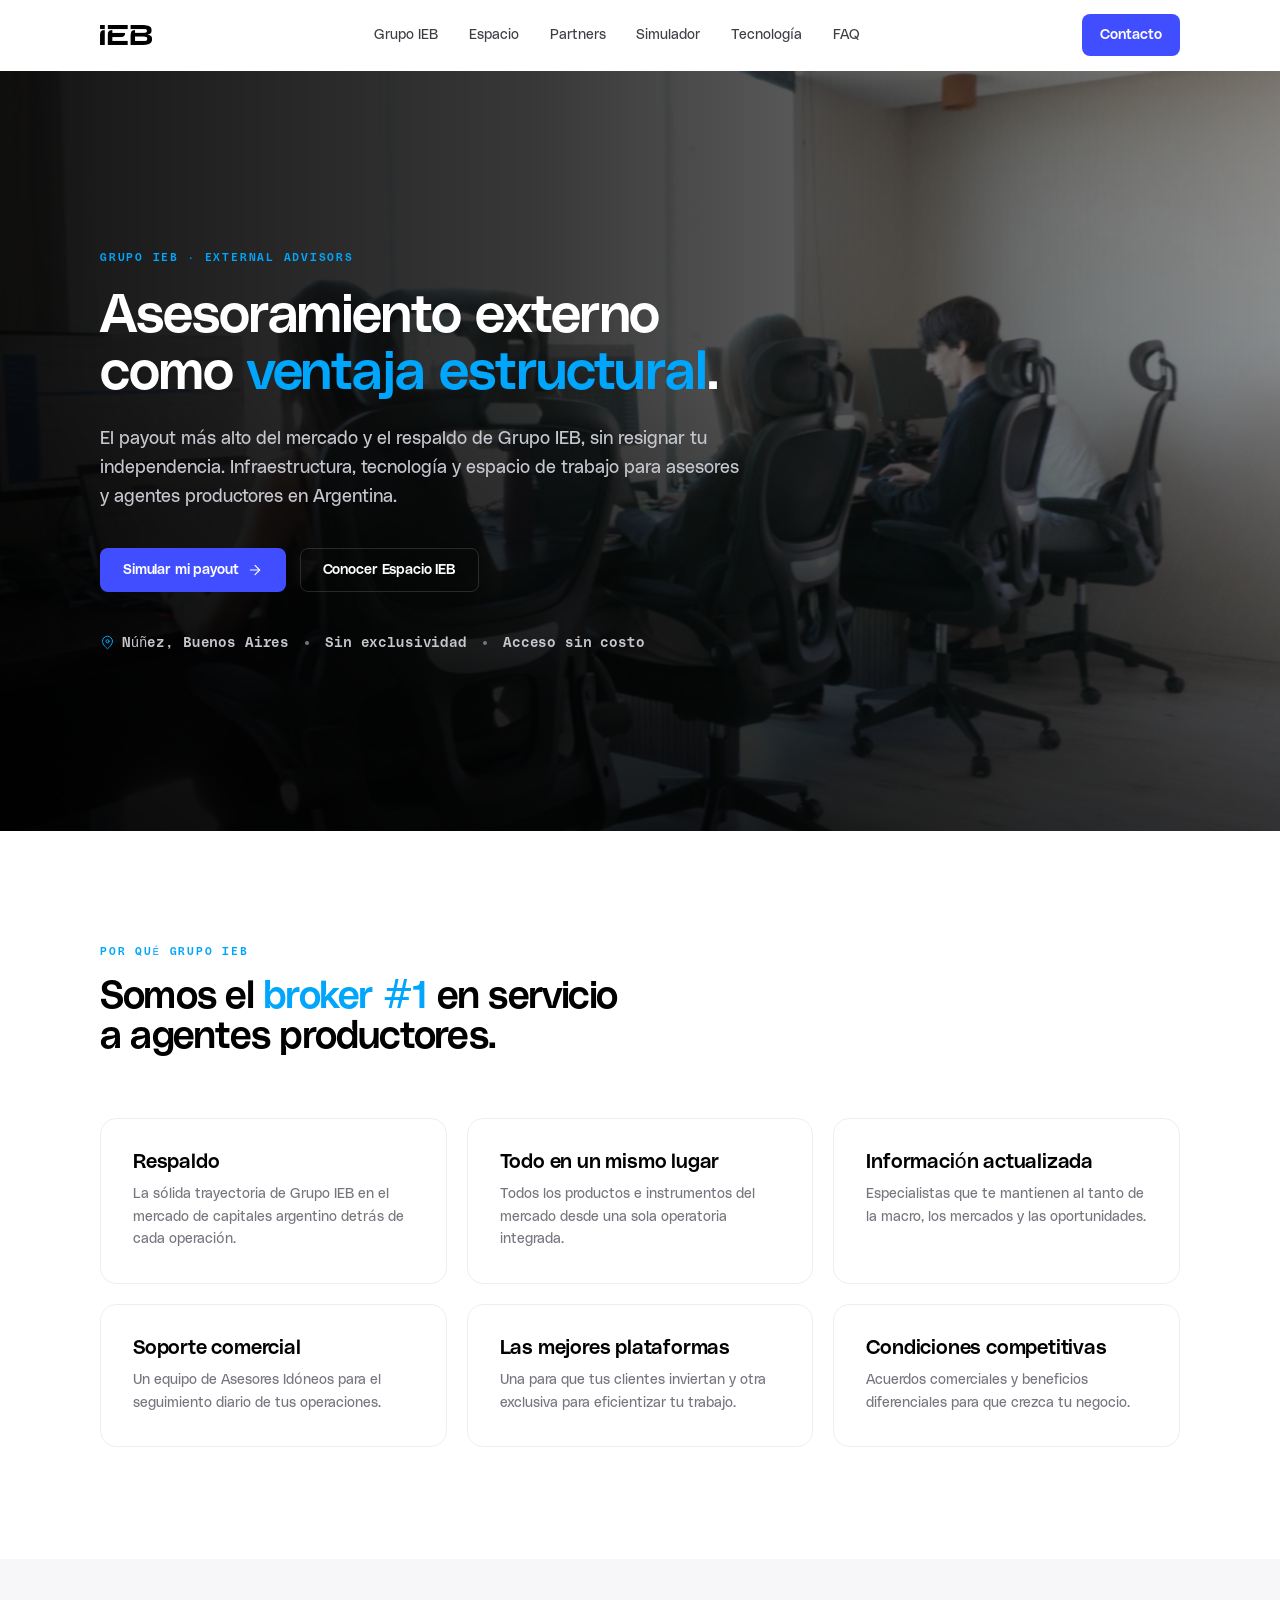
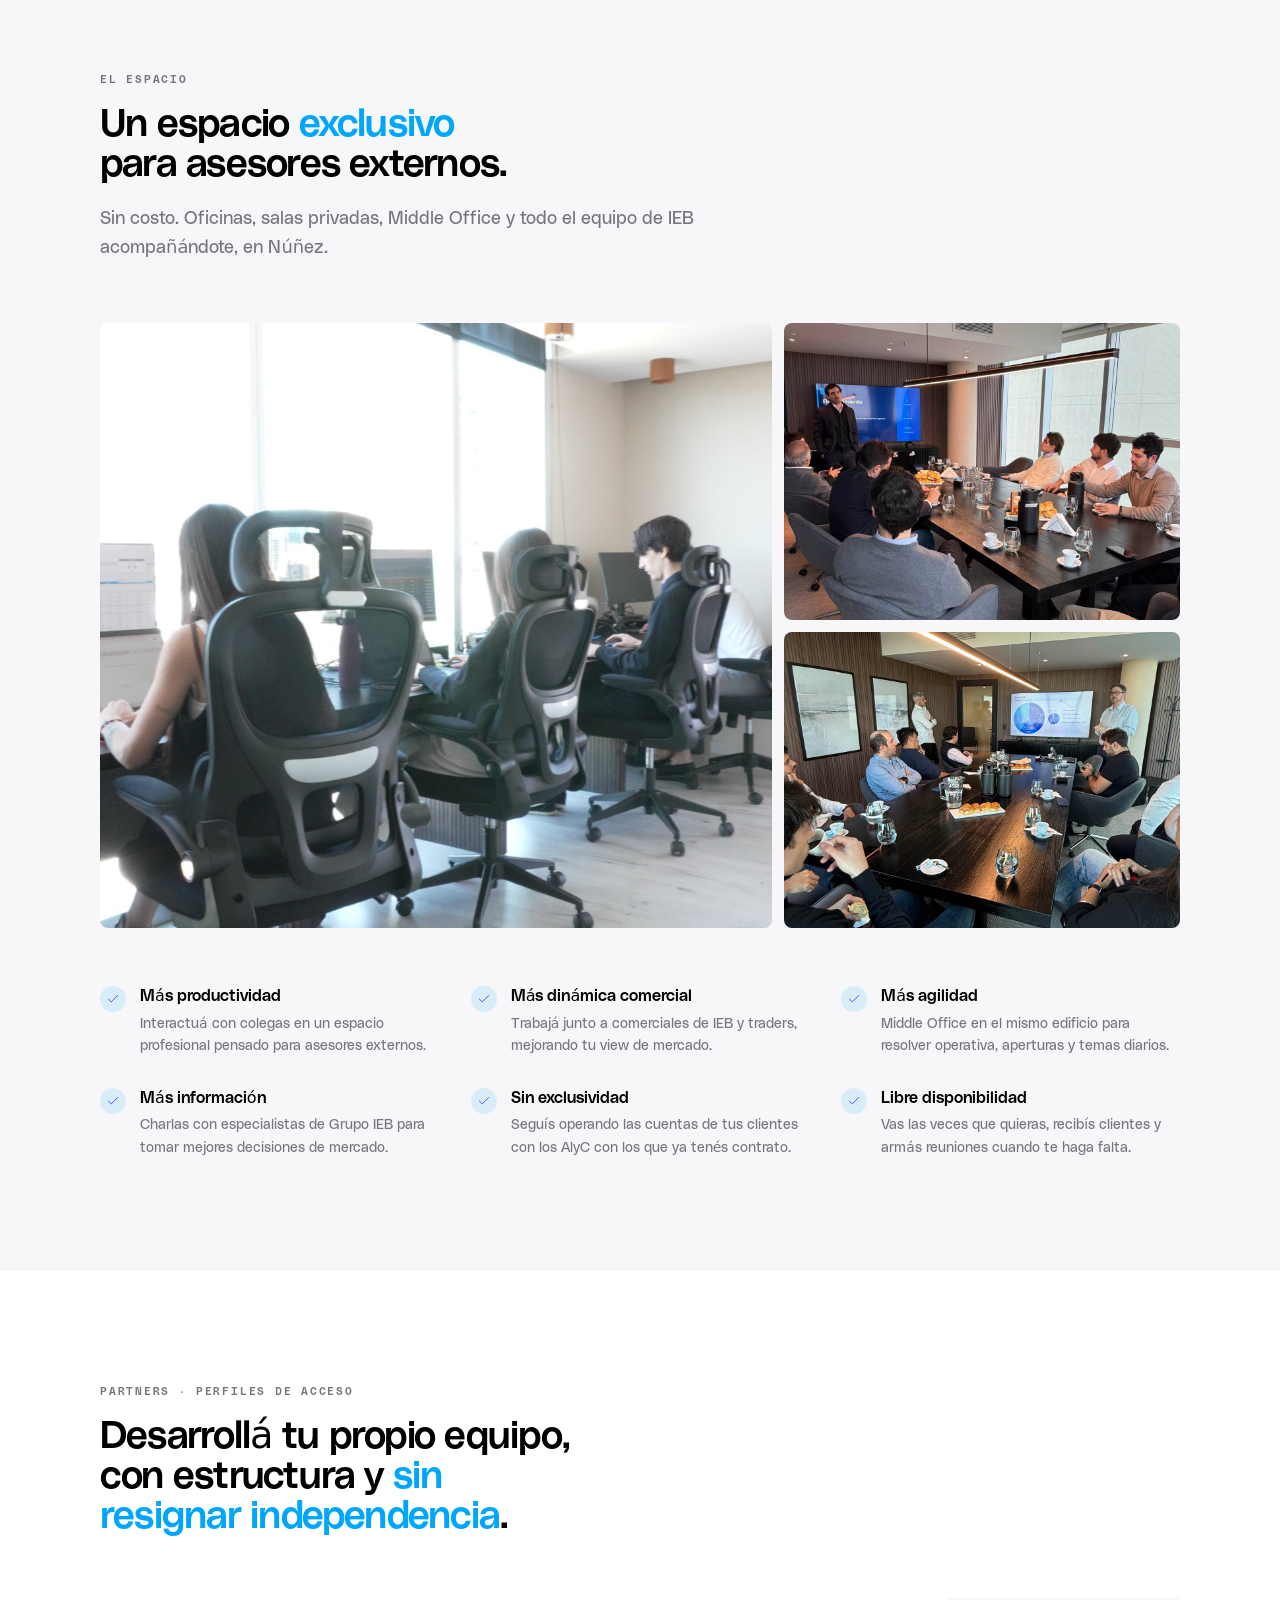
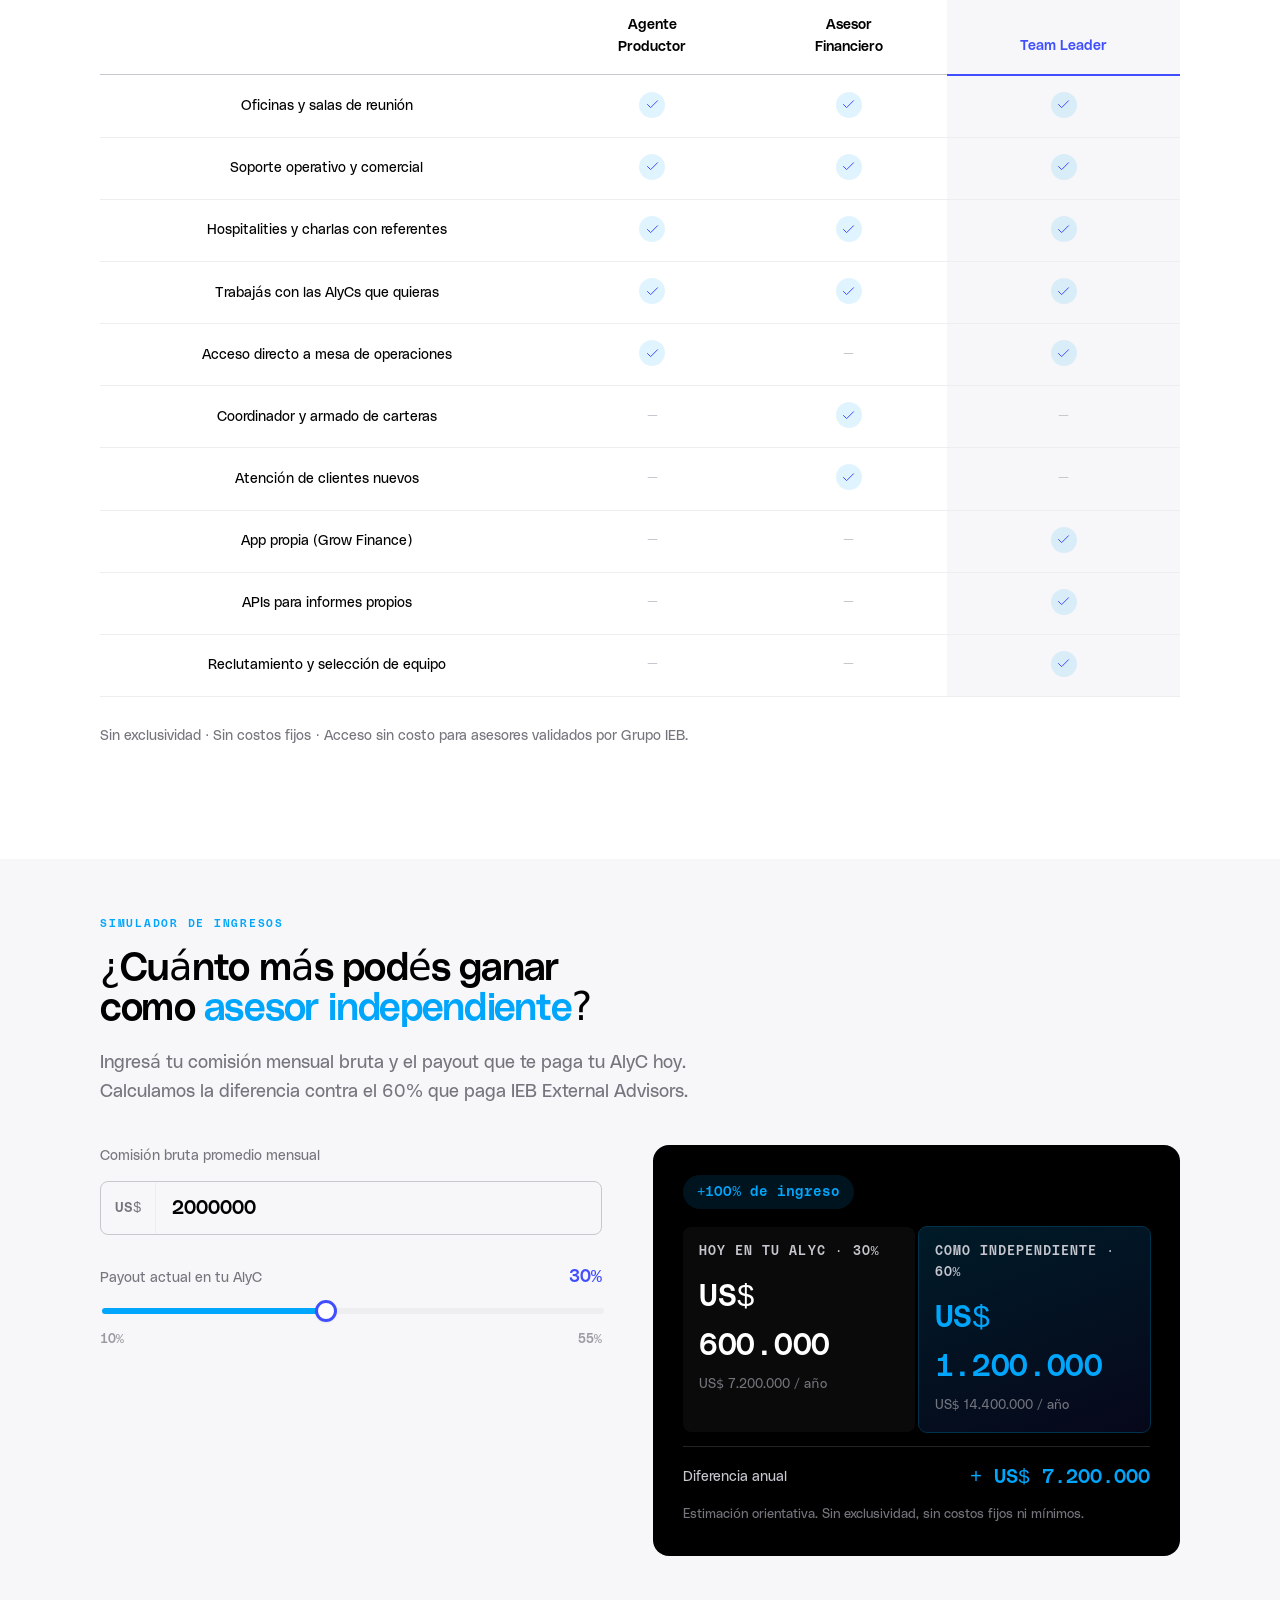
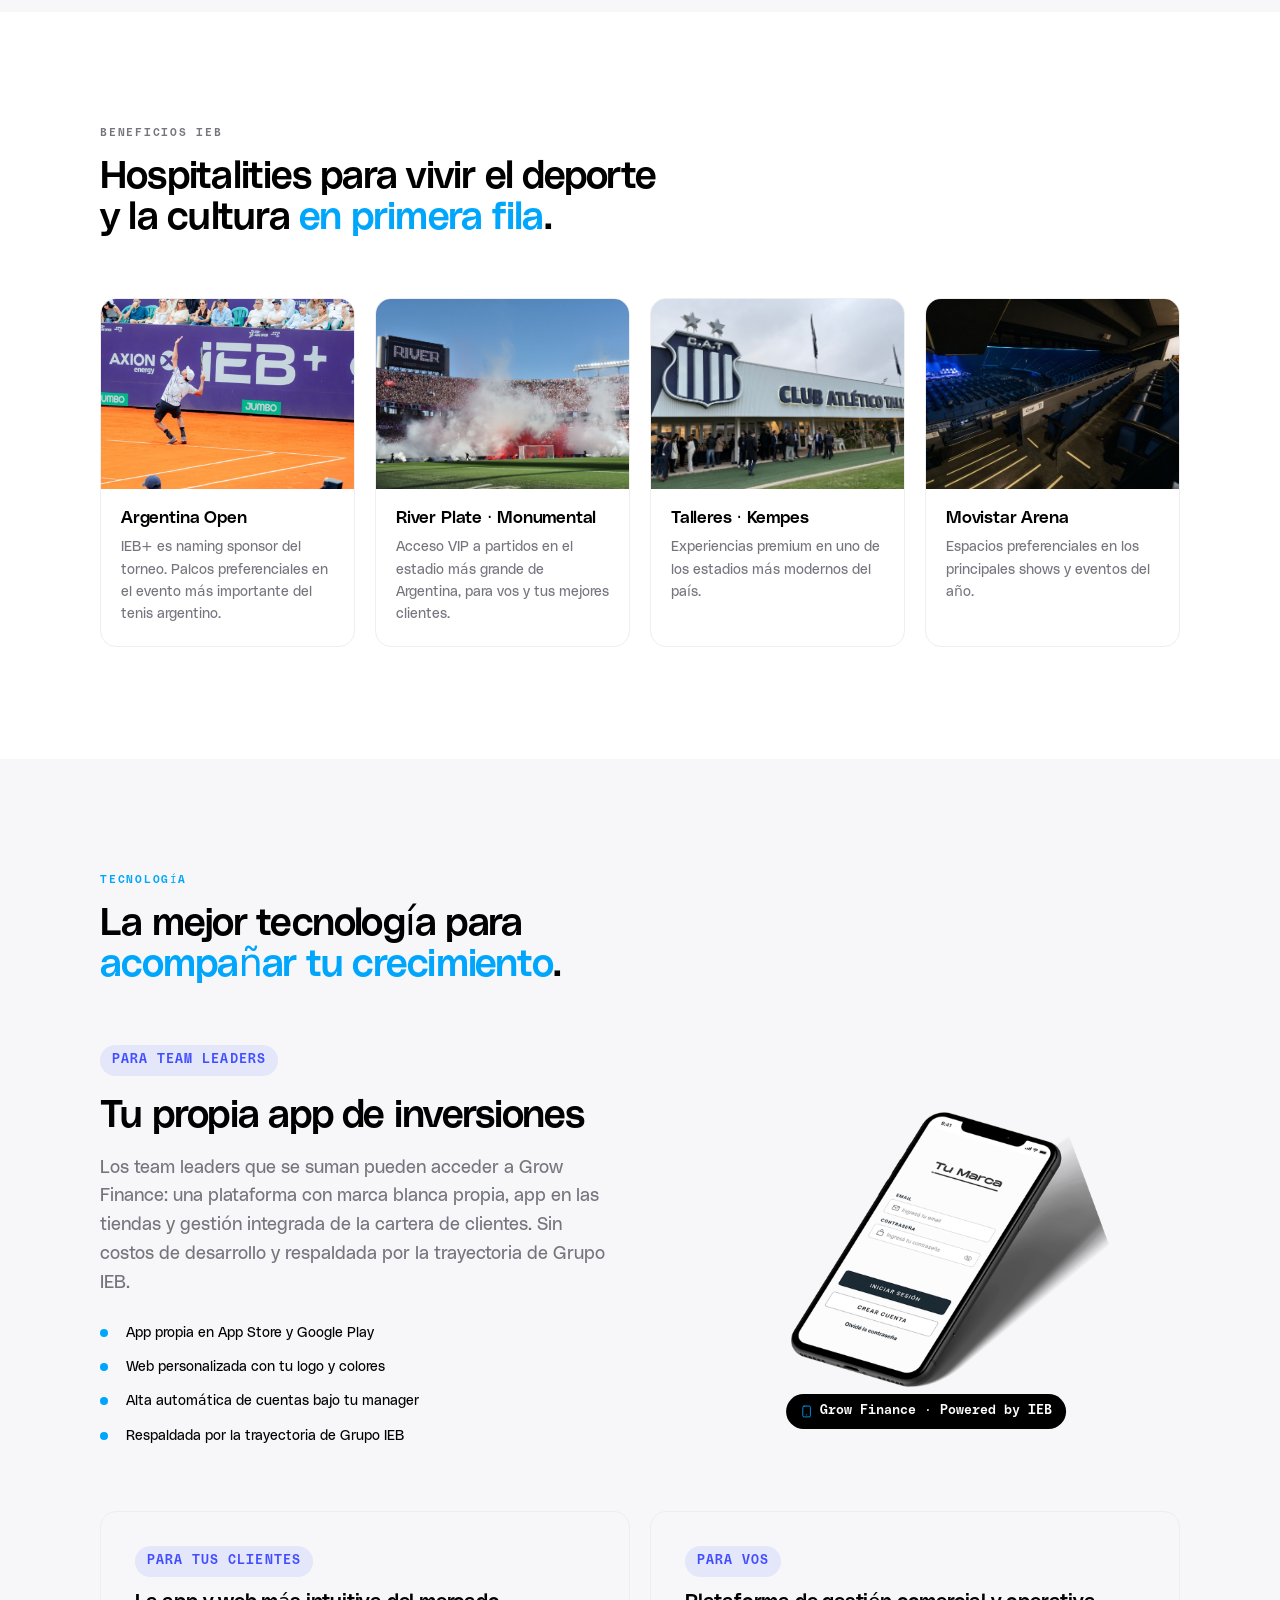
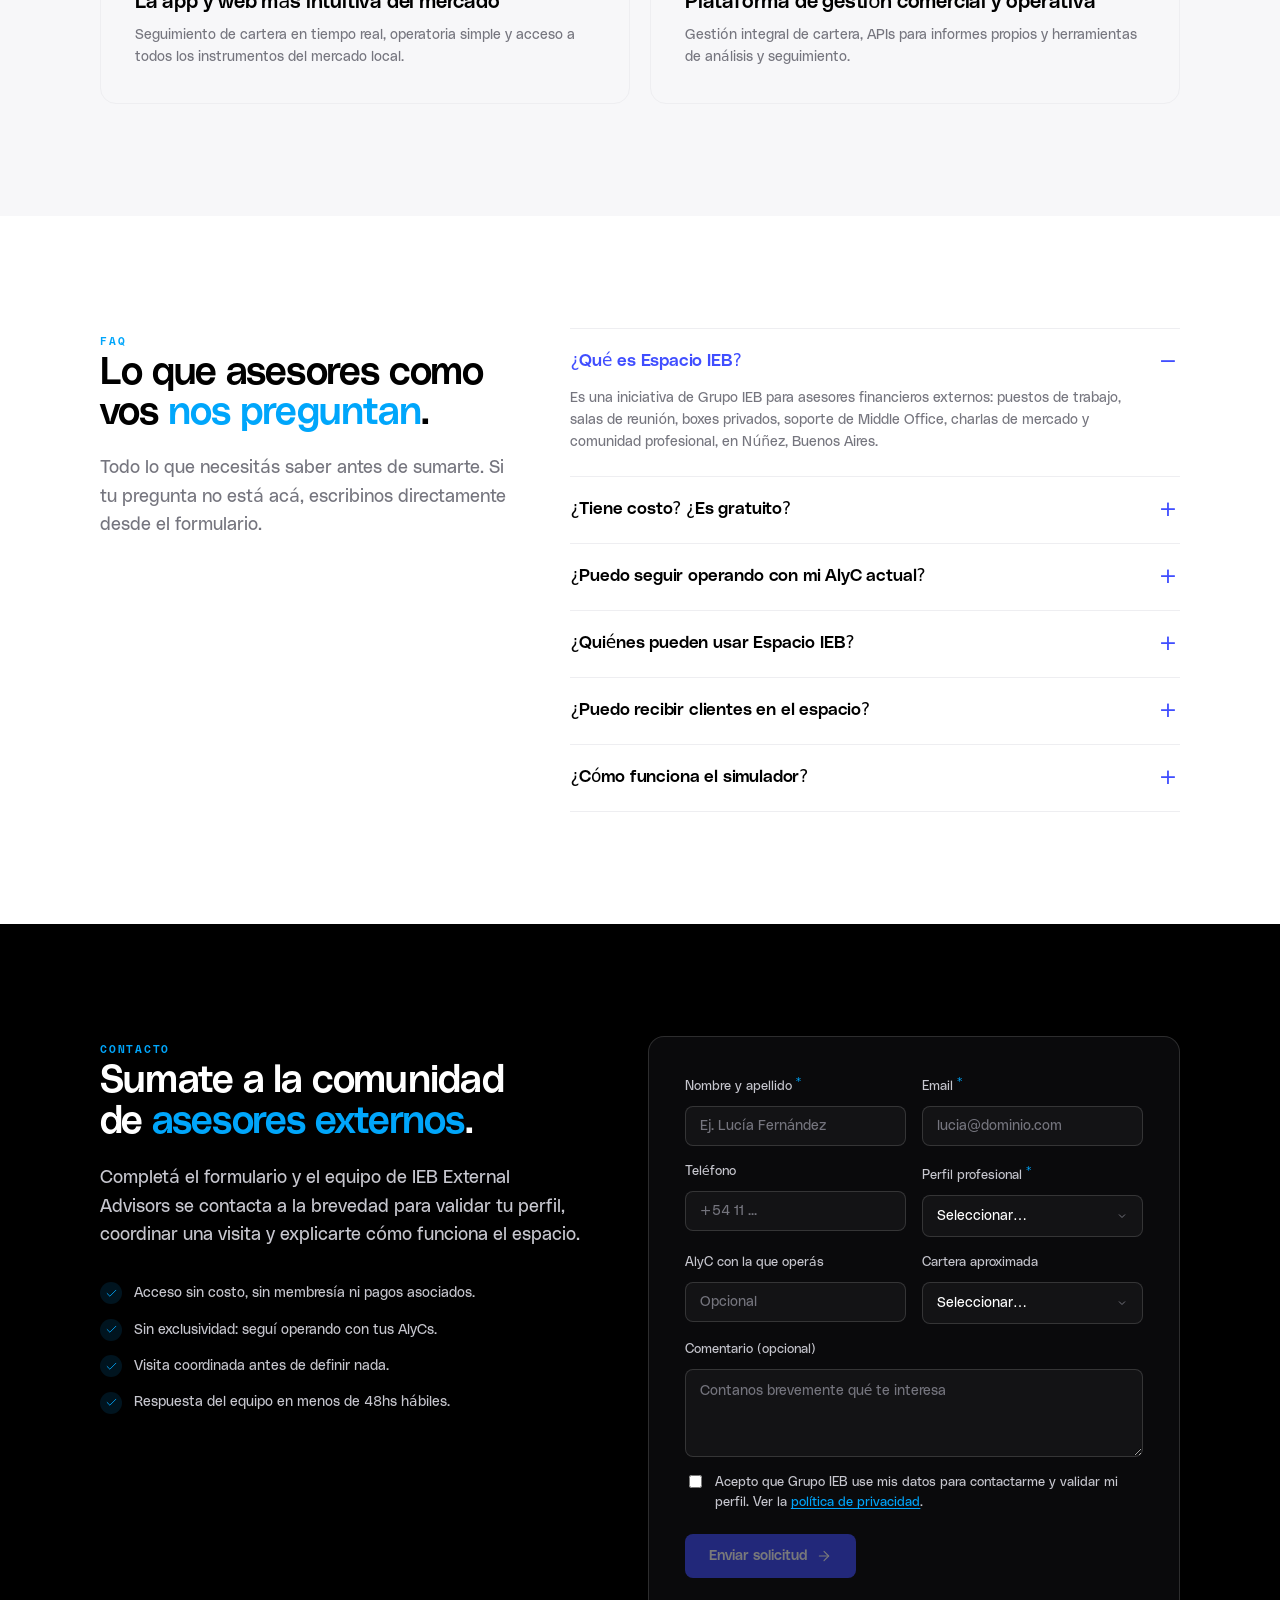
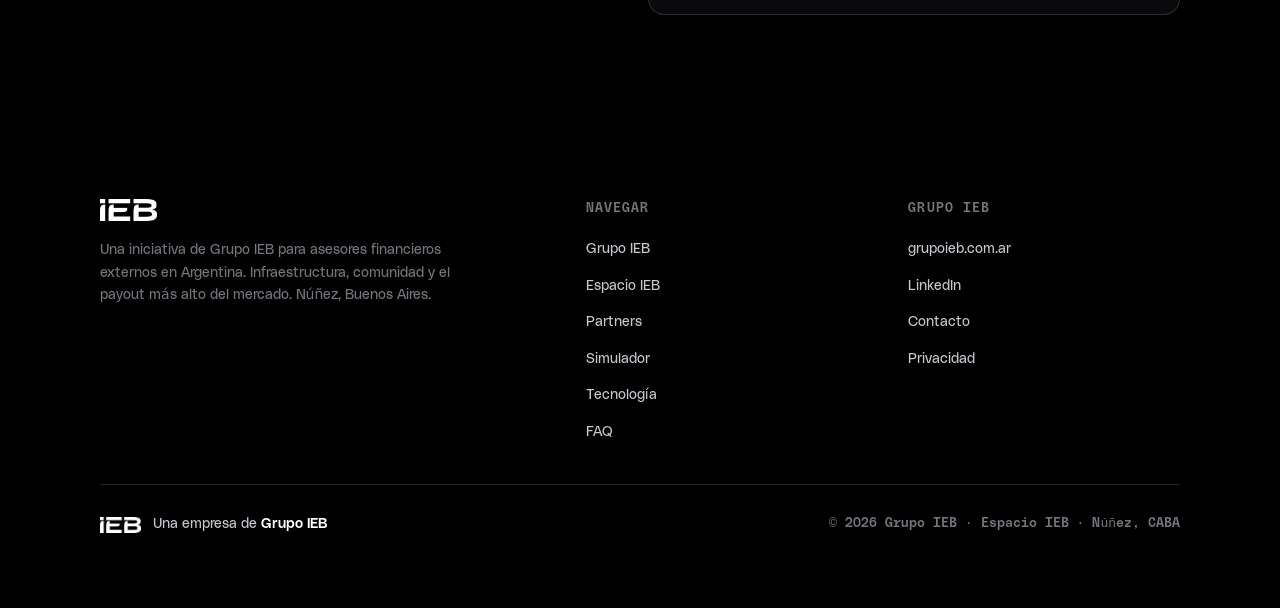
<file: index.html>
<!DOCTYPE html>
<html lang="es-AR">
<head>
<meta charset="utf-8"/>
<meta name="viewport" content="width=device-width,initial-scale=1"/>
<link rel="preload" href="assets/react.production.min.js" as="script"/>
<link rel="preload" href="assets/react-dom.production.min.js" as="script"/>
<link rel="preload" href="app.js" as="script"/>
<link rel="preload" href="assets/fonts/polysanstrial-slim.woff2" as="font" type="font/woff2" crossorigin/>
<link rel="preload" href="assets/fotos/oficina-1.jpg" as="image" fetchpriority="high"/>

<!-- SEO — Primary -->
<title>IEB External Advisors | Grupo IEB para asesores financieros</title>
<meta name="description" content="IEB External Advisors: la propuesta de Grupo IEB para asesores financieros independientes. Payout, estructura y tecnología, sin resignar independencia."/>
<meta name="keywords" content="asesores financieros externos, asesores financieros independientes, comunidad de asesores financieros, espacio para asesores financieros, oficina para asesores financieros, agentes productores independientes, ALyC, Grupo IEB, mercado de capitales argentino, Núñez Buenos Aires"/>
<meta name="author" content="Grupo IEB"/>
<meta name="robots" content="index,follow,max-image-preview:large,max-snippet:-1"/>
<meta name="googlebot" content="index,follow"/>
<meta name="language" content="es-AR"/>
<meta name="geo.region" content="AR-C"/>
<meta name="geo.placename" content="Núñez, Buenos Aires, Argentina"/>
<meta name="geo.position" content="-34.545;-58.459"/>
<meta name="ICBM" content="-34.545, -58.459"/>
<meta name="theme-color" content="#000000"/>
<link rel="canonical" href="https://www.iebexternaladvisors.com.ar/"/>
<link rel="alternate" hreflang="es-ar" href="https://www.iebexternaladvisors.com.ar/"/>
<link rel="alternate" hreflang="es" href="https://www.iebexternaladvisors.com.ar/"/>
<link rel="alternate" hreflang="x-default" href="https://www.iebexternaladvisors.com.ar/"/>

<!-- Open Graph / Twitter -->
<meta property="og:type" content="website"/>
<meta property="og:site_name" content="IEB External Advisors"/>
<meta property="og:locale" content="es_AR"/>
<meta property="og:title" content="IEB External Advisors | La propuesta de Grupo IEB para asesores financieros"/>
<meta property="og:description" content="Una iniciativa de Grupo IEB para asesores financieros externos en Argentina. Infraestructura, soporte operativo, comunidad y cercanía con especialistas en Núñez, Buenos Aires."/>
<meta property="og:url" content="https://www.iebexternaladvisors.com.ar/"/>
<meta property="og:image" content="https://www.iebexternaladvisors.com.ar/og-image.jpg"/>
<meta property="og:image:width" content="1200"/>
<meta property="og:image:height" content="630"/>
<meta property="og:image:alt" content="IEB External Advisors — la propuesta de Grupo IEB para asesores financieros externos en Argentina"/>
<meta name="twitter:card" content="summary_large_image"/>
<meta name="twitter:title" content="IEB External Advisors | Para asesores financieros externos en Argentina"/>
<meta name="twitter:description" content="Infraestructura, comunidad y respaldo institucional para asesores financieros externos. Núñez, Buenos Aires."/>
<meta name="twitter:image" content="https://www.iebexternaladvisors.com.ar/og-image.jpg"/>

<link rel="icon" type="image/svg+xml" href="assets/logos/ieb-monogram-on-dark.svg"/>
<link rel="apple-touch-icon" href="assets/logos/ieb-monogram-180.png"/>
<style>
/* =============================================================================
   IEB External Advisors — Design System
   Colors + Typography Foundations
   -----------------------------------------------------------------------------
   Source of truth: "IEB External Advisors Design System" (Key Visual 2026).
   Strict 60/30/10: Black/White dominant + secondary, accent in Azul IEB
   (#404EFF, interactive/CTA) and Celeste (#00A6FB, editorial emphasis on
   keywords + numbers). No yellow. Flat, minimal, generous whitespace.
   Typeface: Poly Sans — hierarchy by SIZE, restraint in weight.
   ============================================================================= */

/* ---------- FONTS ----------------------------------------------------------- */
/* Poly Sans (Pangram Pangram) — the brand's official typeface, loaded from     */
/* local trial files in /fonts. Slim (300) → Neutral (400) → Median (500) →     */
/* Bulky (700). Display leans on Slim/Median; body on Neutral; Mono for data.   */

@font-face { font-family: 'Poly Sans'; src: url('assets/fonts/polysanstrial-slim.woff2') format('woff2'), url('assets/fonts/polysanstrial-slim.otf') format('opentype');         font-weight: 300; font-style: normal; font-display: swap; }
@font-face { font-family: 'Poly Sans'; src: url('assets/fonts/polysanstrial-neutral.woff2') format('woff2'), url('assets/fonts/polysanstrial-neutral.otf') format('opentype');   font-weight: 400; font-style: normal; font-display: swap; }
@font-face { font-family: 'Poly Sans'; src: url('assets/fonts/polysanstrial-median.woff2') format('woff2'), url('assets/fonts/polysanstrial-median.otf') format('opentype');     font-weight: 500; font-style: normal; font-display: swap; }
@font-face { font-family: 'Poly Sans'; src: url('assets/fonts/polysanstrial-bulky.woff2') format('woff2'), url('assets/fonts/polysanstrial-bulky.otf') format('opentype');       font-weight: 700; font-style: normal; font-display: swap; }

/* Mono — tabular numerals, eyebrows, data micro-copy */
@font-face { font-family: 'Poly Sans Mono'; src: url('assets/fonts/polysanstrial-slimmono.woff2') format('woff2'), url('assets/fonts/polysanstrial-slimmono.otf') format('opentype');     font-weight: 300; font-style: normal; font-display: swap; }
@font-face { font-family: 'Poly Sans Mono'; src: url('assets/fonts/polysanstrial-medianmono.woff2') format('woff2'), url('assets/fonts/polysanstrial-medianmono.otf') format('opentype'); font-weight: 500; font-style: normal; font-display: swap; }

:root {
  /* =========================================================================
     COLOR — Key Visual 2026 palette
     ========================================================================= */

  /* — Core — */
  --ieb-black:   #000000;
  --ieb-white:   #ffffff;
  --ieb-blue:    #404eff;   /* Azul IEB — interactive / CTA (used sparingly) */
  --ieb-cyan:    #00a6fb;   /* Celeste — primary activator: keywords + numbers */

  /* — Accent tints (hover/press, translucent fills) — */
  --ieb-blue-hover:  #2f3ce6;
  --ieb-blue-press:  #2531c4;
  --ieb-cyan-soft:   rgba(0,166,251,0.12);
  --ieb-blue-soft:   rgba(64,78,255,0.10);

  /* — Neutral scale — */
  --gray-950: #0a0a0c;
  --gray-900: #111114;
  --gray-800: #1a1a1f;
  --gray-700: #3d3d44;
  --gray-500: #75757e;
  --gray-400: #9a9aa2;
  --gray-300: #c7c7cf;
  --gray-100: #eeeef1;
  --gray-50:  #f7f7f9;

  /* =========================================================================
     SEMANTIC ROLES
     ========================================================================= */

  /* Surfaces — white-led by default ("siempre sobre blanco"), black for bookends */
  --surface-page:      var(--ieb-white);
  --surface-dark:      var(--ieb-black);
  --surface-muted:     var(--gray-50);
  --surface-card:      var(--ieb-white);
  --surface-card-dark: var(--gray-950);

  /* Text */
  --fg-1:            var(--ieb-black);            /* primary on light */
  --fg-2:            var(--gray-500);             /* secondary on light */
  --fg-3:            var(--gray-400);             /* muted on light */
  --fg-on-dark-1:    var(--ieb-white);
  --fg-on-dark-2:    var(--gray-300);
  --fg-on-dark-3:    var(--gray-500);

  /* Accent roles */
  --accent:          var(--ieb-cyan);            /* editorial emphasis */
  --accent-strong:   var(--ieb-blue);            /* CTA / interactive */
  --accent-ink:      var(--ieb-white);           /* text on --accent-strong */
  --focus-ring:      var(--ieb-cyan);

  /* Borders / hairlines */
  --border-subtle:   var(--gray-100);
  --border-default:  var(--gray-300);
  --border-on-dark:  rgba(255,255,255,0.14);

  /* =========================================================================
     ELEVATION / RADII / SPACING / MOTION
     ========================================================================= */

  /* Flat brand — shadows only for genuine UI elevation, kept subtle. */
  --shadow-sm: 0 1px 2px rgba(0,0,0,.06);
  --shadow-md: 0 4px 16px rgba(0,0,0,.08);
  --shadow-lg: 0 12px 32px rgba(0,0,0,.12);
  --shadow-on-dark: 0 20px 48px rgba(0,0,0,.5);

  --radius-sm:   4px;
  --radius-md:   8px;
  --radius-lg:   16px;
  --radius-xl:   24px;
  --radius-pill: 999px;   /* reserved for numeric / keyword callouts */

  --space-1:  4px;   --space-2:  8px;   --space-3:  12px;  --space-4:  16px;
  --space-5:  20px;  --space-6:  24px;  --space-8:  32px;  --space-10: 40px;
  --space-12: 48px;  --space-14: 56px;  --space-16: 64px;  --space-20: 80px;
  --space-24: 96px;  --space-32: 128px;

  --container-max: 1160px;

  --ease-standard: cubic-bezier(.4,0,.2,1);
  --t-quick:    .12s var(--ease-standard);
  --t-standard: .2s  var(--ease-standard);
  --t-smooth:   .36s var(--ease-standard);

  /* =========================================================================
     TYPOGRAPHY — smaller, lighter than before (team: "todo demasiado grande")
     ========================================================================= */

  --font-sans:    'Poly Sans', system-ui, -apple-system, sans-serif;
  --font-display: 'Poly Sans', system-ui, -apple-system, sans-serif;
  --font-body:    'Poly Sans', system-ui, -apple-system, sans-serif;
  --font-mono:    'Poly Sans Mono', ui-monospace, 'SF Mono', monospace;

  /* Type scale — restrained. Hero maxes ~56px, section openers ~40px. */
  --fs-display-xl: clamp(2.75rem, 5.2vw, 4rem);    /* 44 → 64px  (rare, brand statement) */
  --fs-display-lg: clamp(2.25rem, 4.2vw, 3.5rem);  /* 36 → 56px  (hero h1) */
  --fs-display-md: clamp(1.75rem, 3vw, 2.5rem);    /* 28 → 40px  (section opener) */
  --fs-h2:   clamp(1.5rem, 2.4vw, 2rem);           /* 24 → 32px */
  --fs-h3:   1.25rem;                              /* 20px */
  --fs-h4:   1.0625rem;                            /* 17px */
  --fs-body-lg:  1.125rem;   /* 18px */
  --fs-body:     1rem;       /* 16px */
  --fs-body-sm:  0.875rem;   /* 14px */
  --fs-caption:  0.8125rem;  /* 13px */
  --fs-eyebrow:  0.6875rem;  /* 11px */

  --fw-light:   300;
  --fw-regular: 400;
  --fw-medium:  500;
  --fw-bold:    700;

  --lh-tight:  1.05;
  --lh-snug:   1.14;
  --lh-normal: 1.35;
  --lh-body:   1.6;

  --tr-tight:  -0.02em;
  --tr-snug:   -0.01em;
  --tr-normal: 0;
  --tr-wide:   0.08em;    /* eyebrows, tags */
  --tr-xwide:  0.16em;
}

/* =========================================================================
   BASE ELEMENT STYLES
   ========================================================================= */

html, body {
  font-family: var(--font-body);
  font-size: var(--fs-body);
  line-height: var(--lh-body);
  color: var(--fg-1);
  background: var(--surface-page);
  -webkit-font-smoothing: antialiased;
  text-rendering: optimizeLegibility;
}

h1, .h1, h2, .h2, h3, .h3, h4, .h4,
.display-xl, .display-lg, .display-md {
  font-family: var(--font-display);
  font-weight: var(--fw-medium);       /* Median, not Bulky — lighter, cleaner */
  letter-spacing: var(--tr-tight);
  line-height: var(--lh-snug);
  text-wrap: balance;
  margin: 0;
}

.display-xl { font-size: var(--fs-display-xl); line-height: var(--lh-tight); }
.display-lg { font-size: var(--fs-display-lg); line-height: var(--lh-tight); }
.display-md { font-size: var(--fs-display-md); line-height: var(--lh-tight); }

h2, .h2 { font-size: var(--fs-h2); }
h3, .h3 { font-size: var(--fs-h3); letter-spacing: var(--tr-snug); }
h4, .h4 { font-size: var(--fs-h4); letter-spacing: var(--tr-snug); }

p        { margin: 0; }
.body-lg { font-size: var(--fs-body-lg); line-height: var(--lh-body); }
.body-sm { font-size: var(--fs-body-sm); line-height: var(--lh-body); }
.caption { font-size: var(--fs-caption); line-height: var(--lh-normal); }

/* Signature eyebrow — uppercase, wide tracking, mono, cyan (or gray if subdued) */
.eyebrow {
  font-family: var(--font-mono);
  font-size: var(--fs-eyebrow);
  font-weight: var(--fw-medium);
  letter-spacing: var(--tr-xwide);
  text-transform: uppercase;
  color: var(--accent);
}
.eyebrow--gray { color: var(--fg-2); }

code, pre, .mono { font-family: var(--font-mono); font-size: 0.92em; }

a { color: inherit; text-decoration: none; transition: color var(--t-quick), opacity var(--t-quick); }

/* =========================================================================
   EMPHASIS UTILITIES (the brand's device set: accent color, underline, pill)
   ========================================================================= */
.em-cyan      { color: var(--accent); }
.em-blue      { color: var(--accent-strong); }
.em-gray      { color: var(--fg-2); }
.em-underline { text-decoration: underline; text-decoration-thickness: 2px; text-underline-offset: 5px; text-decoration-color: var(--accent); }

/* Rounded pill for standalone figures / percentages that need attention */
.pill-figure {
  display: inline-flex;
  align-items: center;
  gap: 6px;
  background: var(--ieb-cyan-soft);
  color: var(--accent-strong);
  border-radius: var(--radius-pill);
  padding: 4px 14px;
  font-family: var(--font-mono);
  font-weight: var(--fw-medium);
  font-size: var(--fs-body-sm);
  letter-spacing: var(--tr-snug);
}

/* Surface helpers */
.surface-black { background: var(--surface-dark); color: var(--fg-on-dark-1); }
.surface-white { background: var(--ieb-white); color: var(--fg-1); }
.surface-muted { background: var(--surface-muted); color: var(--fg-1); }

@media (prefers-reduced-motion: reduce) {
  *, *::before, *::after { animation-duration: .001ms !important; animation-iteration-count: 1 !important; transition-duration: .001ms !important; scroll-behavior: auto !important; }
}

/* =============================================================================
   IEB External Advisors — Homepage styles
   Design system: Key Visual 2026. Black/White 60/30, accent Celeste #00A6FB
   (emphasis) + Azul IEB #404EFF (CTA). Poly Sans. Minimal, flat, spacious.
   Tokens live in assets/colors_and_type.css.
   ============================================================================= */

*, *::before, *::after { box-sizing: border-box; }
body { margin: 0; }
img { max-width: 100%; display: block; }
::selection { background: var(--ieb-cyan); color: var(--ieb-black); }
:focus-visible { outline: 2px solid var(--focus-ring); outline-offset: 3px; }
html { scroll-behavior: smooth; }

/* ---------- Layout primitives ---------------------------------------------- */
.container { width: 100%; max-width: var(--container-max); margin-inline: auto; padding-inline: clamp(20px, 5vw, 40px); }

.section { padding-block: clamp(64px, 9vw, 112px); position: relative; }

.sec-head { max-width: 660px; margin-bottom: clamp(36px, 5vw, 60px); }
.sec-head .eyebrow { display: block; margin-bottom: 16px; }
.sec-head h2 { margin: 0; }
.sec-lead { color: var(--fg-2); font-size: var(--fs-body-lg); line-height: var(--lh-body); margin-top: 20px; max-width: 60ch; }
.surface-black .sec-lead { color: var(--fg-on-dark-2); }

/* ---------- Buttons -------------------------------------------------------- */
.btn {
  display: inline-flex; align-items: center; gap: 8px;
  font-family: var(--font-body); font-size: var(--fs-body-sm); font-weight: var(--fw-medium);
  letter-spacing: var(--tr-snug); line-height: 1;
  padding: 13px 22px; border-radius: var(--radius-md); border: 1px solid transparent;
  cursor: pointer; transition: background var(--t-standard), color var(--t-standard), border-color var(--t-standard), transform var(--t-quick);
  white-space: nowrap;
}
.btn svg { transition: transform var(--t-standard); }
.btn:hover svg { transform: translateX(3px); }
.btn--accent { background: var(--accent-strong); color: var(--accent-ink); }
.btn--accent:hover { background: var(--ieb-blue-hover); }
.btn--dark { background: var(--ieb-black); color: var(--ieb-white); }
.btn--dark:hover { background: var(--gray-800); }
.btn--outline { background: transparent; color: var(--ieb-black); border-color: var(--border-default); }
.btn--outline:hover { border-color: var(--ieb-black); }
.btn--ghost-dark { background: transparent; color: var(--ieb-white); border-color: var(--border-on-dark); }
.btn--ghost-dark:hover { background: rgba(255,255,255,0.08); border-color: rgba(255,255,255,0.4); }

/* ===========================================================================
   NAV
   =========================================================================== */
.nav { position: sticky; top: 0; z-index: 100; background: rgba(255,255,255,0.92); backdrop-filter: saturate(1.4) blur(12px); border-bottom: 1px solid transparent; transition: border-color var(--t-standard), box-shadow var(--t-standard); }
.nav.is-scrolled { border-bottom-color: var(--border-subtle); box-shadow: var(--shadow-sm); }
.nav__inner { max-width: var(--container-max); margin-inline: auto; padding: 14px clamp(20px, 5vw, 40px); display: flex; align-items: center; justify-content: space-between; gap: 24px; }
.nav__logo { display: flex; align-items: center; flex-shrink: 0; }
.nav__logo-img { height: 20px; width: auto; }
.nav__links { display: flex; align-items: center; gap: clamp(18px, 2.4vw, 34px); }
.nav__link { font-size: var(--fs-body-sm); font-weight: var(--fw-regular); color: var(--gray-700); position: relative; padding-block: 6px; }
.nav__link:hover { color: var(--ieb-black); }
.nav__link.is-active { color: var(--ieb-black); }
.nav__link.is-active::after { content: ''; position: absolute; left: 0; right: 0; bottom: 0; height: 2px; background: var(--accent); }
.nav__cta { background: var(--accent-strong); color: var(--ieb-white); font-size: var(--fs-body-sm); font-weight: var(--fw-medium); padding: 10px 18px; border-radius: var(--radius-md); transition: background var(--t-standard); }
.nav__cta:hover { background: var(--ieb-blue-hover); }
.nav__cta--mobile { display: none; }
.nav__menu-btn { display: none; flex-direction: column; gap: 5px; background: none; border: 0; cursor: pointer; padding: 8px; }
.nav__menu-btn span { width: 22px; height: 2px; background: var(--ieb-black); transition: transform var(--t-standard); }

/* ===========================================================================
   HERO
   =========================================================================== */
.hero { position: relative; background: var(--ieb-black); color: var(--ieb-white); overflow: hidden; min-height: min(88vh, 760px); display: flex; align-items: center; }
.hero__media { position: absolute; inset: 0; z-index: 0; }
.hero__media-img { position: absolute; inset: -4%; background: var(--gray-950) url('assets/fotos/oficina-1.jpg') center/cover no-repeat; transform: scale(1.04); animation: heroPan 26s var(--ease-standard) 2 alternate forwards; will-change: transform; }
@keyframes heroPan { from { transform: scale(1.04) translate3d(0,0,0); } to { transform: scale(1.12) translate3d(-1.5%, -1.5%, 0); } }
.hero__pattern { position: absolute; inset: 0; background-image: repeating-linear-gradient(115deg, rgba(255,255,255,.5) 0, rgba(255,255,255,.5) 1px, transparent 1px, transparent 26px); opacity: .10; mix-blend-mode: overlay; }
.hero__scrim { position: absolute; inset: 0; background: linear-gradient(90deg, rgba(0,0,0,.92) 0%, rgba(0,0,0,.78) 42%, rgba(0,0,0,.42) 100%), linear-gradient(0deg, rgba(0,0,0,.6), transparent 60%); }
.hero__container { position: relative; z-index: 1; padding-block: clamp(96px, 14vh, 140px); }
.hero__copy { max-width: 720px; }
.hero__eyebrow { color: var(--ieb-cyan); display: block; margin-bottom: 22px; }
.hero__title { margin: 0; font-weight: var(--fw-medium); }
.hero__sub { margin-top: 24px; color: var(--fg-on-dark-2); max-width: 54ch; }
.hero__cta-row { display: flex; flex-wrap: wrap; gap: 14px; margin-top: 36px; }
.hero__proof { display: flex; align-items: center; flex-wrap: wrap; gap: 16px; margin-top: 40px; color: var(--fg-on-dark-2); font-size: var(--fs-body-sm); font-family: var(--font-mono); letter-spacing: var(--tr-snug); }
.hero__proof span { display: inline-flex; align-items: center; gap: 7px; }
.hero__proof span svg { color: var(--ieb-cyan); }
.hero__proof-sep { width: 4px; height: 4px; border-radius: 50%; background: var(--gray-500); }

/* ===========================================================================
   SIMULADOR (signature)
   =========================================================================== */
/* Simulador runs ~20% tighter vertically than the standard section rhythm */
.sim.section { padding-block: clamp(36px, 4.5vw, 56px); }
.sim .sec-head { margin-bottom: clamp(24px, 3vw, 38px); }
.sim__grid { display: grid; grid-template-columns: 1fr 1.05fr; gap: clamp(28px, 4vw, 56px); align-items: start; }
.sim__controls { display: flex; flex-direction: column; gap: 28px; }
.sim__field { display: flex; flex-direction: column; gap: 14px; }
.sim__label { font-size: var(--fs-body-sm); color: var(--fg-2); display: flex; align-items: baseline; justify-content: space-between; gap: 12px; }
.sim__label-val { font-family: var(--font-mono); font-weight: var(--fw-medium); color: var(--accent-strong); font-size: var(--fs-body-lg); }
.sim__input-wrap { display: flex; align-items: center; border: 1px solid var(--border-default); border-radius: var(--radius-md); overflow: hidden; transition: border-color var(--t-standard); }
.sim__input-wrap:focus-within { border-color: var(--accent); }
.sim__input-prefix { padding: 0 14px; color: var(--fg-2); font-family: var(--font-mono); font-size: var(--fs-body-sm); border-right: 1px solid var(--border-subtle); align-self: stretch; display: flex; align-items: center; }
.sim__input { flex: 1; border: 0; padding: 16px 16px; font-family: var(--font-mono); font-size: var(--fs-h3); font-weight: var(--fw-medium); color: var(--ieb-black); background: transparent; width: 100%; }
.sim__input:focus { outline: none; }
.sim__range { -webkit-appearance: none; appearance: none; width: 100%; height: 6px; border-radius: var(--radius-pill); outline: none; cursor: pointer; }
.sim__range::-webkit-slider-thumb { -webkit-appearance: none; appearance: none; width: 22px; height: 22px; border-radius: 50%; background: var(--ieb-white); border: 3px solid var(--accent-strong); box-shadow: var(--shadow-sm); cursor: pointer; }
.sim__range::-moz-range-thumb { width: 22px; height: 22px; border-radius: 50%; background: var(--ieb-white); border: 3px solid var(--accent-strong); cursor: pointer; }
.sim__range-labels { display: flex; justify-content: space-between; font-family: var(--font-mono); font-size: var(--fs-caption); color: var(--fg-3); }

.sim__result { background: var(--ieb-black); color: var(--ieb-white); border-radius: var(--radius-lg); padding: clamp(20px, 2.4vw, 30px); }
.sim__badge { display: inline-block; background: var(--ieb-cyan-soft); color: var(--ieb-cyan); font-family: var(--font-mono); font-size: var(--fs-body-sm); font-weight: var(--fw-medium); padding: 6px 14px; border-radius: var(--radius-pill); margin-bottom: 18px; }
.sim__compare { display: grid; grid-template-columns: 1fr 1fr; gap: 4px; }
.sim__col { padding: 15px 16px; border-radius: var(--radius-md); background: rgba(255,255,255,0.04); display: flex; flex-direction: column; gap: 5px; }
.sim__col--accent { background: linear-gradient(160deg, rgba(0,166,251,0.16), var(--ieb-blue-soft)); outline: 1px solid rgba(0,166,251,0.3); }
.sim__col-label { font-size: var(--fs-caption); color: var(--fg-on-dark-2); text-transform: uppercase; letter-spacing: var(--tr-wide); font-family: var(--font-mono); }
.sim__col-value { font-size: var(--fs-h2); font-weight: var(--fw-medium); font-family: var(--font-mono); letter-spacing: var(--tr-snug); margin-top: 4px; }
.sim__col--accent .sim__col-value { color: var(--ieb-cyan); }
.sim__col-annual { font-size: var(--fs-caption); color: var(--fg-on-dark-3); }
.sim__diff { display: flex; align-items: center; justify-content: space-between; margin-top: 14px; padding-top: 14px; border-top: 1px solid var(--border-on-dark); }
.sim__diff span { font-size: var(--fs-body-sm); color: var(--fg-on-dark-2); }
.sim__diff strong { font-family: var(--font-mono); font-size: var(--fs-h3); font-weight: var(--fw-medium); color: var(--ieb-cyan); }
.sim__note { margin-top: 12px; font-size: var(--fs-caption); color: var(--fg-on-dark-3); }

/* ===========================================================================
   PARTNERS
   =========================================================================== */
.partners__wrap { overflow-x: auto; }
.partners__table { width: 100%; border-collapse: collapse; min-width: 620px; }
.partners__table th, .partners__table td { padding: 16px 18px; text-align: center; }
.partners__table thead th { font-size: var(--fs-body-sm); font-weight: var(--fw-medium); color: var(--fg-1); vertical-align: bottom; border-bottom: 1px solid var(--border-default); }
.partners__table th:first-child, .partners__feature { text-align: left; }
.partners__feature { color: var(--fg-1); font-size: var(--fs-body-sm); font-weight: var(--fw-regular); width: 42%; }
.partners__table tbody tr { border-bottom: 1px solid var(--border-subtle); }
.partners__table .is-highlight { background: var(--gray-50); }
.partners__table thead th.is-highlight { color: var(--accent-strong); border-bottom: 2px solid var(--accent-strong); }
.partners__cell { display: inline-flex; align-items: center; justify-content: center; width: 26px; height: 26px; border-radius: 50%; }
.partners__cell.is-yes { background: var(--ieb-cyan-soft); color: var(--accent-strong); }
.partners__cell.is-no { color: var(--gray-300); }
.partners__note { margin-top: 28px; font-size: var(--fs-body-sm); color: var(--fg-2); }

/* ===========================================================================
   GRUPO IEB (light — 6 pillars)
   =========================================================================== */
.grupo__grid { display: grid; grid-template-columns: repeat(3, 1fr); gap: 20px; }
.grupo__card { background: var(--surface-card); border: 1px solid var(--border-subtle); border-radius: var(--radius-lg); padding: clamp(24px, 2.6vw, 32px); display: flex; flex-direction: column; gap: 10px; transition: transform var(--t-standard), box-shadow var(--t-standard); }
.grupo__card:hover { transform: translateY(-3px); box-shadow: var(--shadow-md); }
.grupo__card-title { font-size: var(--fs-h3); font-weight: var(--fw-medium); color: var(--fg-1); }
.grupo__card-body { font-size: var(--fs-body-sm); color: var(--fg-2); line-height: var(--lh-body); }

/* ===========================================================================
   ESPACIO IEB — full-width gallery + 6 "Más…" features
   =========================================================================== */
.espacio__gallery { display: grid; grid-template-columns: 1.7fr 1fr; grid-template-rows: 1fr 1fr; gap: 12px; margin-bottom: clamp(36px, 4.5vw, 56px); }
.espacio__photo { width: 100%; height: auto; object-fit: cover; border-radius: var(--radius-md); aspect-ratio: 4/3; }
.espacio__photo--main { grid-row: 1 / 3; aspect-ratio: auto; height: 100%; }
.espacio__features { display: grid; grid-template-columns: repeat(3, 1fr); gap: 28px 32px; }
.espacio__item { display: flex; gap: 14px; }
.espacio__tick { flex-shrink: 0; width: 26px; height: 26px; border-radius: 50%; background: var(--ieb-cyan-soft); color: var(--accent-strong); display: inline-flex; align-items: center; justify-content: center; margin-top: 2px; }
.espacio__item strong { display: block; font-weight: var(--fw-medium); font-size: var(--fs-body); color: var(--fg-1); margin-bottom: 3px; }
.espacio__item p { font-size: var(--fs-body-sm); color: var(--fg-2); line-height: var(--lh-body); }

/* ===========================================================================
   HOSPITALITIES
   =========================================================================== */
.hosp__grid { display: grid; grid-template-columns: repeat(4, 1fr); gap: 20px; }
.hosp__card { background: var(--ieb-white); border: 1px solid var(--border-subtle); border-radius: var(--radius-lg); overflow: hidden; transition: transform var(--t-standard), box-shadow var(--t-standard); }
.hosp__card:hover { transform: translateY(-4px); box-shadow: var(--shadow-md); }
.hosp__media { aspect-ratio: 4/3; overflow: hidden; }
.hosp__media img { width: 100%; height: auto; object-fit: cover; aspect-ratio: 4/3; transition: transform var(--t-smooth); }
.hosp__card:hover .hosp__media img { transform: scale(1.05); }
.hosp__body { padding: 20px; }
.hosp__title { font-size: var(--fs-h4); font-weight: var(--fw-medium); }
.hosp__desc { margin-top: 8px; font-size: var(--fs-body-sm); color: var(--fg-2); line-height: var(--lh-body); }

/* ===========================================================================
   TECNOLOGIA
   =========================================================================== */
.tec__hero { display: grid; grid-template-columns: 1fr 1fr; gap: clamp(32px, 5vw, 64px); align-items: center; }
.tec__tag, .tec__card-tag { display: inline-block; font-family: var(--font-mono); font-size: var(--fs-caption); text-transform: uppercase; letter-spacing: var(--tr-wide); color: var(--accent-strong); background: var(--ieb-blue-soft); padding: 5px 12px; border-radius: var(--radius-pill); }
.tec__grow-title { font-size: var(--fs-display-md); font-weight: var(--fw-medium); margin: 18px 0 16px; letter-spacing: var(--tr-tight); }
.tec__lead { color: var(--fg-2); font-size: var(--fs-body-lg); line-height: var(--lh-body); }
.tec__features { list-style: none; padding: 0; margin: 24px 0 0; display: flex; flex-direction: column; gap: 12px; }
.tec__features li { position: relative; padding-left: 26px; font-size: var(--fs-body-sm); color: var(--fg-1); }
.tec__features li::before { content: ''; position: absolute; left: 0; top: 7px; width: 8px; height: 8px; border-radius: 50%; background: var(--accent); }
.tec__visual { position: relative; display: flex; justify-content: center; }
.tec__mockup { width: 100%; max-width: 420px; height: auto; }
.tec__mockup-label { position: absolute; bottom: 8px; left: 50%; transform: translateX(-50%); display: inline-flex; align-items: center; gap: 7px; background: var(--ieb-black); color: var(--ieb-white); font-size: var(--fs-caption); font-family: var(--font-mono); padding: 7px 14px; border-radius: var(--radius-pill); white-space: nowrap; }
.tec__mockup-label svg { color: var(--ieb-cyan); }
.tec__cards { display: grid; grid-template-columns: 1fr 1fr; gap: 20px; margin-top: clamp(40px, 5vw, 64px); }
.tec__card { border: 1px solid var(--border-subtle); border-radius: var(--radius-lg); padding: clamp(24px, 3vw, 34px); background: var(--surface-muted); }
.tec__card-title { font-size: var(--fs-h3); font-weight: var(--fw-medium); margin: 14px 0 10px; }
.tec__card p { font-size: var(--fs-body-sm); color: var(--fg-2); line-height: var(--lh-body); }

/* ===========================================================================
   FAQ
   =========================================================================== */
.faq__inner { display: grid; grid-template-columns: 0.8fr 1.2fr; gap: clamp(32px, 5vw, 72px); align-items: start; }
.faq__head { position: sticky; top: 96px; }
.faq__list { display: flex; flex-direction: column; }
.faq__item { border-top: 1px solid var(--border-subtle); padding: 22px 0; cursor: pointer; }
.faq__item:last-child { border-bottom: 1px solid var(--border-subtle); }
.faq__q { display: flex; align-items: center; justify-content: space-between; gap: 20px; }
.faq__q h3 { font-size: var(--fs-h4); font-weight: var(--fw-medium); color: var(--fg-1); transition: color var(--t-standard); }
.faq__item:hover .faq__q h3, .faq__item.is-open .faq__q h3 { color: var(--accent-strong); }
.faq__toggle { flex-shrink: 0; font-size: 22px; font-weight: var(--fw-light); color: var(--accent-strong); line-height: 1; width: 24px; text-align: center; }
.faq__a { display: grid; grid-template-rows: 0fr; transition: grid-template-rows var(--t-smooth); }
.faq__item.is-open .faq__a { grid-template-rows: 1fr; }
.faq__a > p { overflow: hidden; font-size: var(--fs-body-sm); color: var(--fg-2); line-height: var(--lh-body); max-width: 62ch; }
.faq__item.is-open .faq__a > p { padding-top: 14px; }

/* ===========================================================================
   CONTACTO (dark) + form
   =========================================================================== */
.contacto__inner { display: grid; grid-template-columns: 1fr 1.1fr; gap: clamp(36px, 5vw, 72px); align-items: start; }
.contacto__lead { margin-top: 22px; color: var(--fg-on-dark-2); font-size: var(--fs-body-lg); line-height: var(--lh-body); max-width: 48ch; }
.contacto__points { list-style: none; padding: 0; margin: 32px 0 0; display: flex; flex-direction: column; gap: 14px; }
.contacto__points li { display: flex; align-items: center; gap: 12px; font-size: var(--fs-body-sm); color: var(--fg-on-dark-2); }
.contacto__tick { flex-shrink: 0; width: 22px; height: 22px; border-radius: 50%; background: var(--ieb-cyan-soft); color: var(--ieb-cyan); display: inline-flex; align-items: center; justify-content: center; }

.form { background: var(--gray-950); border: 1px solid var(--border-on-dark); border-radius: var(--radius-lg); padding: clamp(24px, 3vw, 36px); }
.form__row { display: grid; grid-template-columns: 1fr 1fr; gap: 16px; margin-bottom: 16px; }
.form__field { display: flex; flex-direction: column; gap: 8px; }
.form__field--full { margin-bottom: 16px; }
.form__field label { font-size: var(--fs-caption); color: var(--fg-on-dark-2); }
.form__field label sup { color: var(--ieb-cyan); }
.form__field input, .form__field select, .form__field textarea {
  background: rgba(255,255,255,0.04); border: 1px solid var(--border-on-dark); border-radius: var(--radius-md);
  padding: 12px 14px; color: var(--ieb-white); font-family: var(--font-body); font-size: var(--fs-body-sm);
  transition: border-color var(--t-standard), background var(--t-standard); width: 100%;
}
.form__field textarea { min-height: 88px; resize: vertical; }
.form__field input::placeholder, .form__field textarea::placeholder { color: var(--gray-500); }
.form__field input:focus, .form__field select:focus, .form__field textarea:focus { outline: none; border-color: var(--accent); background: rgba(255,255,255,0.06); }
.form__field select { appearance: none; background-image: url("data:image/svg+xml,%3Csvg xmlns='http://www.w3.org/2000/svg' width='12' height='12' viewBox='0 0 24 24' fill='none' stroke='%2375757e' stroke-width='2'%3E%3Cpolyline points='6 9 12 15 18 9'/%3E%3C/svg%3E"); background-repeat: no-repeat; background-position: right 14px center; padding-right: 36px; }
.form__field select option { color: #000; }
.form__check { display: flex; gap: 10px; align-items: flex-start; margin: 4px 0 20px; font-size: var(--fs-caption); color: var(--fg-on-dark-2); line-height: var(--lh-body); }
.form__check input { margin-top: 2px; accent-color: var(--accent-strong); }
.form__check a { color: var(--ieb-cyan); text-decoration: underline; text-underline-offset: 2px; }
.form__error { color: #ff6b6b; font-size: var(--fs-body-sm); margin-bottom: 14px; }
.form__submit { display: inline-flex; align-items: center; gap: 8px; background: var(--accent-strong); color: var(--ieb-white); border: 0; border-radius: var(--radius-md); padding: 14px 24px; font-family: var(--font-body); font-size: var(--fs-body-sm); font-weight: var(--fw-medium); cursor: pointer; transition: background var(--t-standard); }
.form__submit:hover:not(:disabled) { background: var(--ieb-blue-hover); }
.form__submit svg { transition: transform var(--t-standard); }
.form__submit:hover:not(:disabled) svg { transform: translateX(3px); }
.form__submit:disabled { opacity: 0.45; cursor: not-allowed; }
.form__success { text-align: center; padding: 24px 0; }
.form__success-tag { display: inline-block; font-family: var(--font-mono); font-size: var(--fs-caption); text-transform: uppercase; letter-spacing: var(--tr-wide); color: var(--ieb-cyan); background: var(--ieb-cyan-soft); padding: 6px 14px; border-radius: var(--radius-pill); margin-bottom: 18px; }
.form__success h3 { font-size: var(--fs-h2); font-weight: var(--fw-medium); color: var(--ieb-white); }
.form__success p { margin-top: 12px; color: var(--fg-on-dark-2); font-size: var(--fs-body-sm); }
.form__success strong { color: var(--ieb-white); }

/* ===========================================================================
   FOOTER
   =========================================================================== */
.footer { background: var(--ieb-black); color: var(--fg-on-dark-2); padding-block: clamp(48px, 6vw, 72px); }
.footer__top { display: grid; grid-template-columns: 1.6fr 1fr 1fr; gap: clamp(28px, 4vw, 56px); padding-bottom: 40px; border-bottom: 1px solid var(--border-on-dark); }
.footer__logo { height: 22px; width: auto; margin-bottom: 18px; }
.footer__brand p { font-size: var(--fs-body-sm); color: var(--fg-on-dark-3); line-height: var(--lh-body); max-width: 42ch; }
.footer__col-heading { font-family: var(--font-mono); font-size: var(--fs-caption); text-transform: uppercase; letter-spacing: var(--tr-wide); color: var(--fg-on-dark-3); margin-bottom: 16px; }
.footer__col ul { list-style: none; padding: 0; margin: 0; display: flex; flex-direction: column; gap: 11px; }
.footer__col a { font-size: var(--fs-body-sm); color: var(--fg-on-dark-2); }
.footer__col a:hover { color: var(--ieb-cyan); }
.footer__bottom { display: flex; align-items: center; justify-content: space-between; flex-wrap: wrap; gap: 16px; padding-top: 28px; }
.footer__grupo { display: inline-flex; align-items: center; gap: 12px; color: var(--fg-on-dark-2); }
.footer__grupo:hover { color: var(--ieb-white); }
.footer__grupo img { height: 16px; width: auto; }
.footer__grupo span { font-size: var(--fs-body-sm); }
.footer__grupo strong { color: var(--ieb-white); font-weight: var(--fw-medium); }
.footer__copy { font-size: var(--fs-caption); color: var(--fg-on-dark-3); font-family: var(--font-mono); }

/* ===========================================================================
   RESPONSIVE
   =========================================================================== */
@media (max-width: 960px) {
  .sim__grid, .tec__hero, .faq__inner, .contacto__inner { grid-template-columns: 1fr; }
  .faq__head { position: static; }
  .grupo__grid { grid-template-columns: 1fr 1fr; }
  .espacio__features { grid-template-columns: 1fr 1fr; }
  .hosp__grid { grid-template-columns: 1fr 1fr; }
  .tec__cards { grid-template-columns: 1fr 1fr; }
}
@media (max-width: 860px) {
  .nav__links { position: fixed; inset: 61px 0 auto 0; background: var(--ieb-white); flex-direction: column; align-items: flex-start; gap: 4px; padding: 16px clamp(20px,5vw,40px) 28px; border-bottom: 1px solid var(--border-subtle); box-shadow: var(--shadow-md); transform: translateY(-12px); opacity: 0; pointer-events: none; transition: transform var(--t-standard), opacity var(--t-standard); }
  .nav__links.is-open { transform: translateY(0); opacity: 1; pointer-events: auto; }
  .nav__link { width: 100%; padding: 12px 0; font-size: var(--fs-body); border-bottom: 1px solid var(--border-subtle); }
  .nav__link.is-active::after { display: none; }
  .nav__cta { display: none; }
  .nav__cta--mobile { display: inline-flex; margin-top: 14px; }
  .nav__menu-btn { display: flex; }
}
@media (max-width: 620px) {
  .grupo__grid, .hosp__grid, .tec__cards, .sim__compare, .form__row, .espacio__features { grid-template-columns: 1fr; }
  .espacio__gallery { grid-template-columns: 1fr 1fr; grid-template-rows: auto; }
  .espacio__photo--main { grid-column: 1 / -1; grid-row: auto; aspect-ratio: 16/10; }
  .footer__top { grid-template-columns: 1fr; gap: 32px; }
  .hero__proof-sep { display: none; }
}

</style>

<!-- JSON-LD — Organization -->
<script type="application/ld+json">
{
  "@context": "https://schema.org",
  "@type": "Organization",
  "@id": "https://www.iebexternaladvisors.com.ar/#organization",
  "name": "Grupo IEB",
  "alternateName": ["IEB", "Invertir en Bolsa"],
  "url": "https://grupoieb.com.ar",
  "logo": { "@type": "ImageObject", "url": "https://www.iebexternaladvisors.com.ar/assets/logos/ieb-monogram-on-dark.svg", "width": 512, "height": 512 },
  "description": "Grupo financiero argentino fundado en 2011 por Juan Ignacio Abuchdid, con trayectoria en mercado de capitales, más de USD 2.000M gestionados, más de 200 personas en el equipo y más de 150 productores externos vinculados.",
  "foundingDate": "2011",
  "founder": { "@type": "Person", "name": "Juan Ignacio Abuchdid", "jobTitle": "CEO y Fundador" },
  "telephone": "+54-11-5353-5500",
  "numberOfEmployees": { "@type": "QuantitativeValue", "minValue": 200 },
  "address": {
    "@type": "PostalAddress",
    "streetAddress": "Av. del Libertador 498, Piso 10",
    "addressLocality": "Buenos Aires",
    "postalCode": "C1001ABR",
    "addressRegion": "Ciudad Autónoma de Buenos Aires",
    "addressCountry": "AR"
  },
  "areaServed": { "@type": "Country", "name": "Argentina" },
  "knowsAbout": ["Mercado de capitales", "Inversiones", "Asesoramiento financiero", "Trading", "Research financiero"],
  "sameAs": ["https://grupoieb.com.ar", "https://ar.linkedin.com/company/invertirenbolsa", "https://www.instagram.com/grupoieb/", "https://x.com/grupoieb"],
  "subOrganization": { "@id": "https://www.iebexternaladvisors.com.ar/#espacio-ieb" }
}
</script>

<!-- JSON-LD — LocalBusiness + FinancialService -->
<script type="application/ld+json">
{
  "@context": "https://schema.org",
  "@type": ["LocalBusiness", "FinancialService"],
  "@id": "https://www.iebexternaladvisors.com.ar/#espacio-ieb",
  "name": "Espacio IEB",
  "alternateName": "Espacio IEB · Comunidad de asesores financieros externos",
  "description": "Espacio IEB es una iniciativa de Grupo IEB para fortalecer la comunidad de asesores financieros externos en Argentina. Combina puestos de trabajo, salas de reunión, boxes para videollamadas, soporte operativo, charlas de mercado y comunidad profesional, en una base ubicada en Núñez, Buenos Aires.",
  "slogan": "El espacio donde los asesores financieros hacen crecer su negocio.",
  "url": "https://www.iebexternaladvisors.com.ar/",
  "image": "https://www.iebexternaladvisors.com.ar/og-image.jpg",
  "logo": { "@type": "ImageObject", "url": "https://www.iebexternaladvisors.com.ar/assets/logos/ieb-monogram-512.png", "width": 512, "height": 512 },
  "parentOrganization": { "@id": "https://www.iebexternaladvisors.com.ar/#organization" },
  "telephone": "+54-11-5353-5500",
  "sameAs": ["https://grupoieb.com.ar/", "https://ar.linkedin.com/company/invertirenbolsa"],
  "openingHoursSpecification": [{ "@type": "OpeningHoursSpecification", "dayOfWeek": ["Monday","Tuesday","Wednesday","Thursday","Friday"], "opens": "09:00", "closes": "18:00" }],
  "address": {
    "@type": "PostalAddress",
    "streetAddress": "Núñez",
    "addressLocality": "Buenos Aires",
    "addressRegion": "Ciudad Autónoma de Buenos Aires",
    "postalCode": "C1429",
    "addressCountry": "AR"
  },
  "geo": { "@type": "GeoCoordinates", "latitude": -34.545, "longitude": -58.459 },
  "areaServed": [
    { "@type": "City", "name": "Buenos Aires" },
    { "@type": "Country", "name": "Argentina" }
  ],
  "audience": {
    "@type": "BusinessAudience",
    "audienceType": "Asesores financieros externos, Agentes Productores Independientes, asesores en ALyCs, team leaders y asesores senior"
  },
  "priceRange": "Gratuito",
  "serviceType": [
    "Espacio de trabajo para asesores financieros",
    "Salas de reunión",
    "Boxes para videollamadas",
    "Comunidad profesional",
    "Soporte operativo (Middle Office)",
    "Charlas y encuentros de mercado"
  ],
  "hasOfferCatalog": {
    "@type": "OfferCatalog",
    "name": "Beneficios de Espacio IEB",
    "itemListElement": [
      { "@type": "Offer", "itemOffered": { "@type": "Service", "name": "Puestos de trabajo modernos" }, "price": "0", "priceCurrency": "ARS", "availability": "https://schema.org/InStock" },
      { "@type": "Offer", "itemOffered": { "@type": "Service", "name": "Salas de reunión para clientes" }, "price": "0", "priceCurrency": "ARS", "availability": "https://schema.org/InStock" },
      { "@type": "Offer", "itemOffered": { "@type": "Service", "name": "Boxes privados para videollamadas" }, "price": "0", "priceCurrency": "ARS", "availability": "https://schema.org/InStock" },
      { "@type": "Offer", "itemOffered": { "@type": "Service", "name": "Cocheras" }, "price": "0", "priceCurrency": "ARS", "availability": "https://schema.org/InStock" },
      { "@type": "Offer", "itemOffered": { "@type": "Service", "name": "Acceso a Middle Office" }, "price": "0", "priceCurrency": "ARS", "availability": "https://schema.org/InStock" },
      { "@type": "Offer", "itemOffered": { "@type": "Service", "name": "Charlas y encuentros de mercado" }, "price": "0", "priceCurrency": "ARS", "availability": "https://schema.org/InStock" }
    ]
  }
}
</script>

<!-- JSON-LD — WebPage + WebSite -->
<script type="application/ld+json">
{
  "@context": "https://schema.org",
  "@type": "WebPage",
  "@id": "https://www.iebexternaladvisors.com.ar/#webpage",
  "url": "https://www.iebexternaladvisors.com.ar/",
  "name": "IEB External Advisors | La propuesta de Grupo IEB para asesores financieros",
  "description": "IEB External Advisors es la propuesta de Grupo IEB para asesores financieros y agentes productores independientes en Argentina: payout, estructura, oficinas (Espacio IEB), beneficios y tecnología, sin resignar independencia. Núñez, Buenos Aires.",
  "inLanguage": "es-AR",
  "isPartOf": {
    "@type": "WebSite",
    "@id": "https://www.iebexternaladvisors.com.ar/#website",
    "name": "IEB External Advisors",
    "url": "https://www.iebexternaladvisors.com.ar/",
    "inLanguage": "es-AR",
    "publisher": { "@id": "https://www.iebexternaladvisors.com.ar/#organization" }
  },
  "about": { "@id": "https://www.iebexternaladvisors.com.ar/#espacio-ieb" },
  "datePublished": "2025-01-01",
  "dateModified": "2026-08-07",
  "primaryImageOfPage": { "@type": "ImageObject", "url": "https://www.iebexternaladvisors.com.ar/og-image.jpg", "width": 1200, "height": 630 },
  "breadcrumb": { "@id": "https://www.iebexternaladvisors.com.ar/#breadcrumb" }
}
</script>

<!-- JSON-LD — BreadcrumbList -->
<script type="application/ld+json">
{
  "@context": "https://schema.org",
  "@type": "BreadcrumbList",
  "@id": "https://www.iebexternaladvisors.com.ar/#breadcrumb",
  "itemListElement": [
    { "@type": "ListItem", "position": 1, "name": "Grupo IEB", "item": "https://grupoieb.com.ar/" },
    { "@type": "ListItem", "position": 2, "name": "Espacio IEB", "item": "https://www.iebexternaladvisors.com.ar/" }
  ]
}
</script>

<!-- JSON-LD — FAQPage -->
<script type="application/ld+json">
{
  "@context": "https://schema.org",
  "@type": "FAQPage",
  "@id": "https://www.iebexternaladvisors.com.ar/#faq",
  "mainEntity": [
    { "@type": "Question", "name": "¿Qué es Espacio IEB?", "acceptedAnswer": { "@type": "Answer", "text": "Espacio IEB es una iniciativa de Grupo IEB para fortalecer la comunidad de asesores financieros externos en Argentina. Combina puestos de trabajo, salas de reunión, boxes privados, soporte de Middle Office, charlas de mercado y comunidad profesional, en una base ubicada en Núñez, Buenos Aires." } },
    { "@type": "Question", "name": "¿Por qué Grupo IEB creó Espacio IEB?", "acceptedAnswer": { "@type": "Answer", "text": "Porque el asesor financiero cumple un rol clave en el desarrollo del mercado de capitales argentino, pero muchas veces trabaja de forma aislada. Espacio IEB nace para crear un entorno profesional donde los asesores externos puedan trabajar, recibir clientes, estar cerca de especialistas y fortalecer la comunidad." } },
    { "@type": "Question", "name": "¿Espacio IEB es un coworking?", "acceptedAnswer": { "@type": "Answer", "text": "No. Espacio IEB no es un coworking. Es una base operativa, comercial y profesional pensada exclusivamente para asesores financieros externos, con infraestructura de oficinas, salas de reunión, soporte operativo, cercanía con equipos de Grupo IEB y una comunidad de pares del mercado de capitales." } },
    { "@type": "Question", "name": "¿Quiénes pueden usar Espacio IEB?", "acceptedAnswer": { "@type": "Answer", "text": "Está pensado para Agentes Productores Independientes, asesores financieros que trabajan en ALyCs, asesores senior, team leaders que quieren desarrollar equipo propio y profesionales del mercado de capitales que buscan más independencia sin perder estructura." } },
    { "@type": "Question", "name": "¿Dónde queda Espacio IEB?", "acceptedAnswer": { "@type": "Answer", "text": "Espacio IEB está ubicado en el barrio de Núñez, en la Ciudad Autónoma de Buenos Aires (CABA), Argentina. Es una zona estratégica con buena conectividad y cocheras disponibles." } },
    { "@type": "Question", "name": "¿Tiene costo?", "acceptedAnswer": { "@type": "Answer", "text": "No. El acceso a Espacio IEB es 100% gratuito para los asesores financieros externos validados por Grupo IEB. No hay membresía ni pagos asociados al uso del espacio." } },
    { "@type": "Question", "name": "¿Exige exclusividad con IEB?", "acceptedAnswer": { "@type": "Answer", "text": "No. Espacio IEB no exige exclusividad. El asesor puede seguir operando con las ALyCs con las que ya trabaja. La propuesta es sumar estructura, comunidad y respaldo, sin condicionar la libertad operativa del asesor." } },
    { "@type": "Question", "name": "¿Puedo recibir clientes?", "acceptedAnswer": { "@type": "Answer", "text": "Sí. Espacio IEB cuenta con salas de reunión y boxes privados para videollamadas, pensados específicamente para que el asesor pueda recibir y atender a sus clientes en un entorno profesional e institucional." } },
    { "@type": "Question", "name": "¿Cómo puedo solicitar acceso a Espacio IEB?", "acceptedAnswer": { "@type": "Answer", "text": "Podés solicitar acceso completando el formulario al final de esta página. El equipo de Espacio IEB se va a contactar para validar el perfil, coordinar una visita y explicarte cómo funciona el espacio en detalle." } }
  ]
}
</script>

<script src="assets/react.production.min.js" defer></script>
<script src="assets/react-dom.production.min.js" defer></script>
<script src="app.js" defer></script>
</head>
<body>

<!-- Fallback estático para crawlers sin JavaScript (AI crawlers, bots de indexación) -->
<noscript>
<article style="font-family:sans-serif;max-width:800px;margin:2rem auto;padding:1rem;line-height:1.6">
  <h1>IEB External Advisors — La propuesta de Grupo IEB para asesores financieros externos en Argentina</h1>
  <p>IEB External Advisors es la propuesta de Grupo IEB —fundado por Juan Ignacio Abuchdid en 2011— para asesores financieros y agentes productores independientes en Argentina: el payout más alto del mercado, estructura para desarrollar equipo propio, tecnología y beneficios, sin resignar independencia. Incluye Espacio IEB, una base de trabajo con puestos, salas de reunión, boxes privados para videollamadas, cocheras, Middle Office, charlas de mercado y comunidad profesional de pares. Ubicado en Núñez, Ciudad Autónoma de Buenos Aires. Acceso 100% gratuito, sin exclusividad.</p>
  <h2>Por qué existe Espacio IEB</h2>
  <p>El asesor financiero independiente cumple un rol clave en el mercado de capitales argentino, pero muchas veces trabaja en forma aislada: sin oficina profesional para recibir clientes, sin acceso ágil a soporte operativo, sin contacto cotidiano con especialistas y sin una comunidad donde compartir visión de mercado. Espacio IEB nace para resolver eso.</p>
  <h2>Infraestructura de Espacio IEB</h2>
  <ul>
    <li>Puestos de trabajo modernos en Núñez, CABA</li>
    <li>Salas de reunión reservables para atender clientes</li>
    <li>Boxes privados insonorizados para videollamadas</li>
    <li>Cocheras disponibles</li>
    <li>Middle Office en el mismo edificio</li>
    <li>Equipos comerciales, traders y research de Grupo IEB</li>
    <li>Charlas y encuentros del mercado de capitales argentino</li>
    <li>Comunidad de asesores financieros externos</li>
  </ul>
  <h2>Respaldo institucional — Grupo IEB</h2>
  <p>Grupo IEB es una holding financiera fundada en 2011 por Juan Ignacio Abuchdid (CEO y Fundador), con trayectoria comprobada en el mercado de capitales argentino.</p>
  <ul>
    <li>Más de USD 2.000 millones gestionados a través de Grupo IEB</li>
    <li>Más de 200 personas en el equipo IEB</li>
    <li>Más de 150 productores externos vinculados</li>
    <li>Teléfono: +54 (11) 5353-5500</li>
  </ul>
  <h2>Modelo de acceso a Espacio IEB</h2>
  <ul>
    <li>Acceso 100% gratuito para asesores financieros independientes validados por Grupo IEB — sin membresía ni pagos</li>
    <li>Sin exclusividad: el asesor sigue operando con las ALyCs con las que ya trabaja</li>
    <li>Uso flexible, sin mínimos ni horarios obligatorios</li>
    <li>Para: Agentes Productores Independientes (API), asesores en ALyCs, team leaders y asesores senior</li>
  </ul>
  <h2>Preguntas frecuentes sobre Espacio IEB</h2>
  <dl>
    <dt>¿Qué es Espacio IEB?</dt><dd>Una base operativa y comunidad para asesores financieros independientes, impulsada por Grupo IEB, en Núñez, Buenos Aires.</dd>
    <dt>¿Tiene costo?</dt><dd>No. El acceso es 100% gratuito para asesores validados. No hay membresía ni pagos.</dd>
    <dt>¿Exige exclusividad?</dt><dd>No. El asesor puede seguir operando con cualquier ALyC.</dd>
    <dt>¿Dónde queda?</dt><dd>Barrio de Núñez, Ciudad Autónoma de Buenos Aires, Argentina.</dd>
    <dt>¿Puedo recibir clientes?</dt><dd>Sí. Hay salas de reunión y boxes privados para videollamadas.</dd>
  </dl>
  <p><a href="faq.html">Ver todas las preguntas frecuentes sobre Espacio IEB</a> · <a href="sobre-ieb.html">Sobre Espacio IEB y Grupo IEB</a></p>
</article>
</noscript>

<div id="root"></div>

<script>if(location.hostname==='localhost'||location.hostname==='127.0.0.1'){var s=document.createElement('script');s.src='annotator.js';document.body.appendChild(s);}</script>
</body>
</html>
</file>
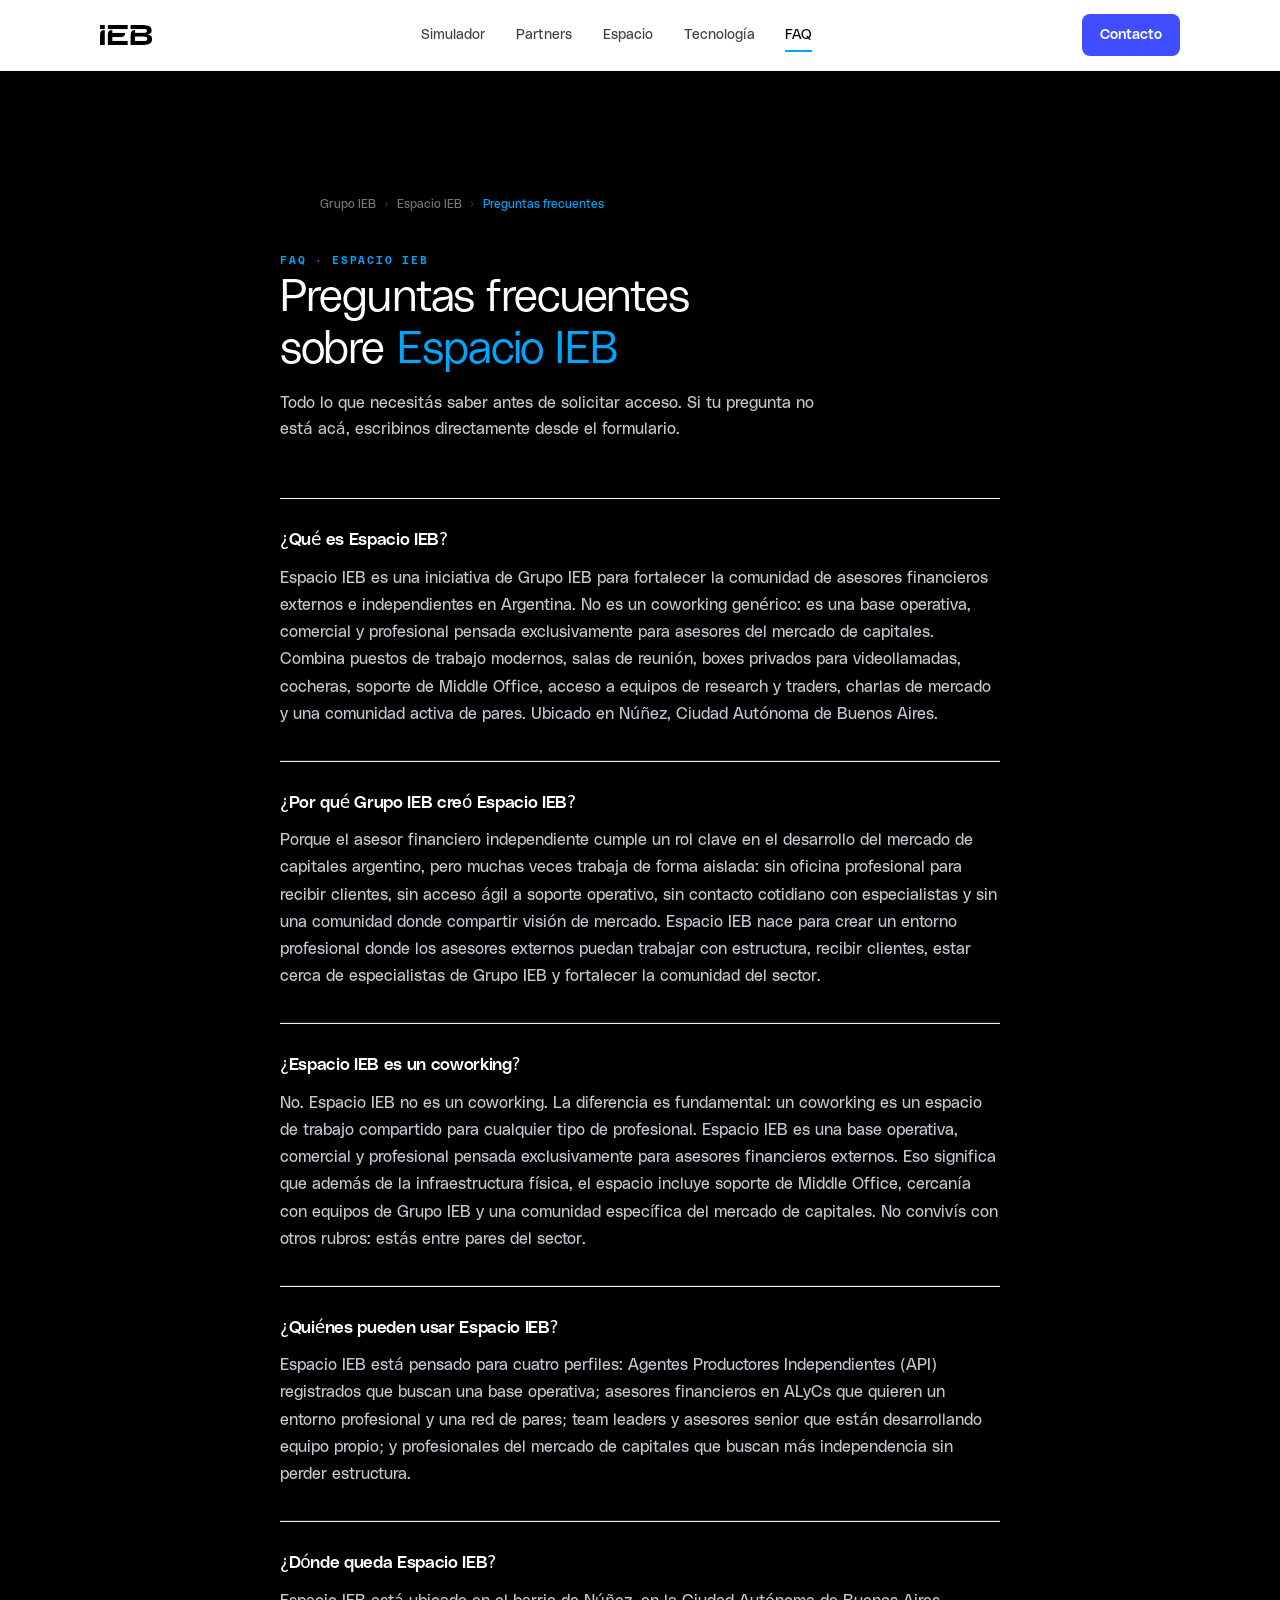
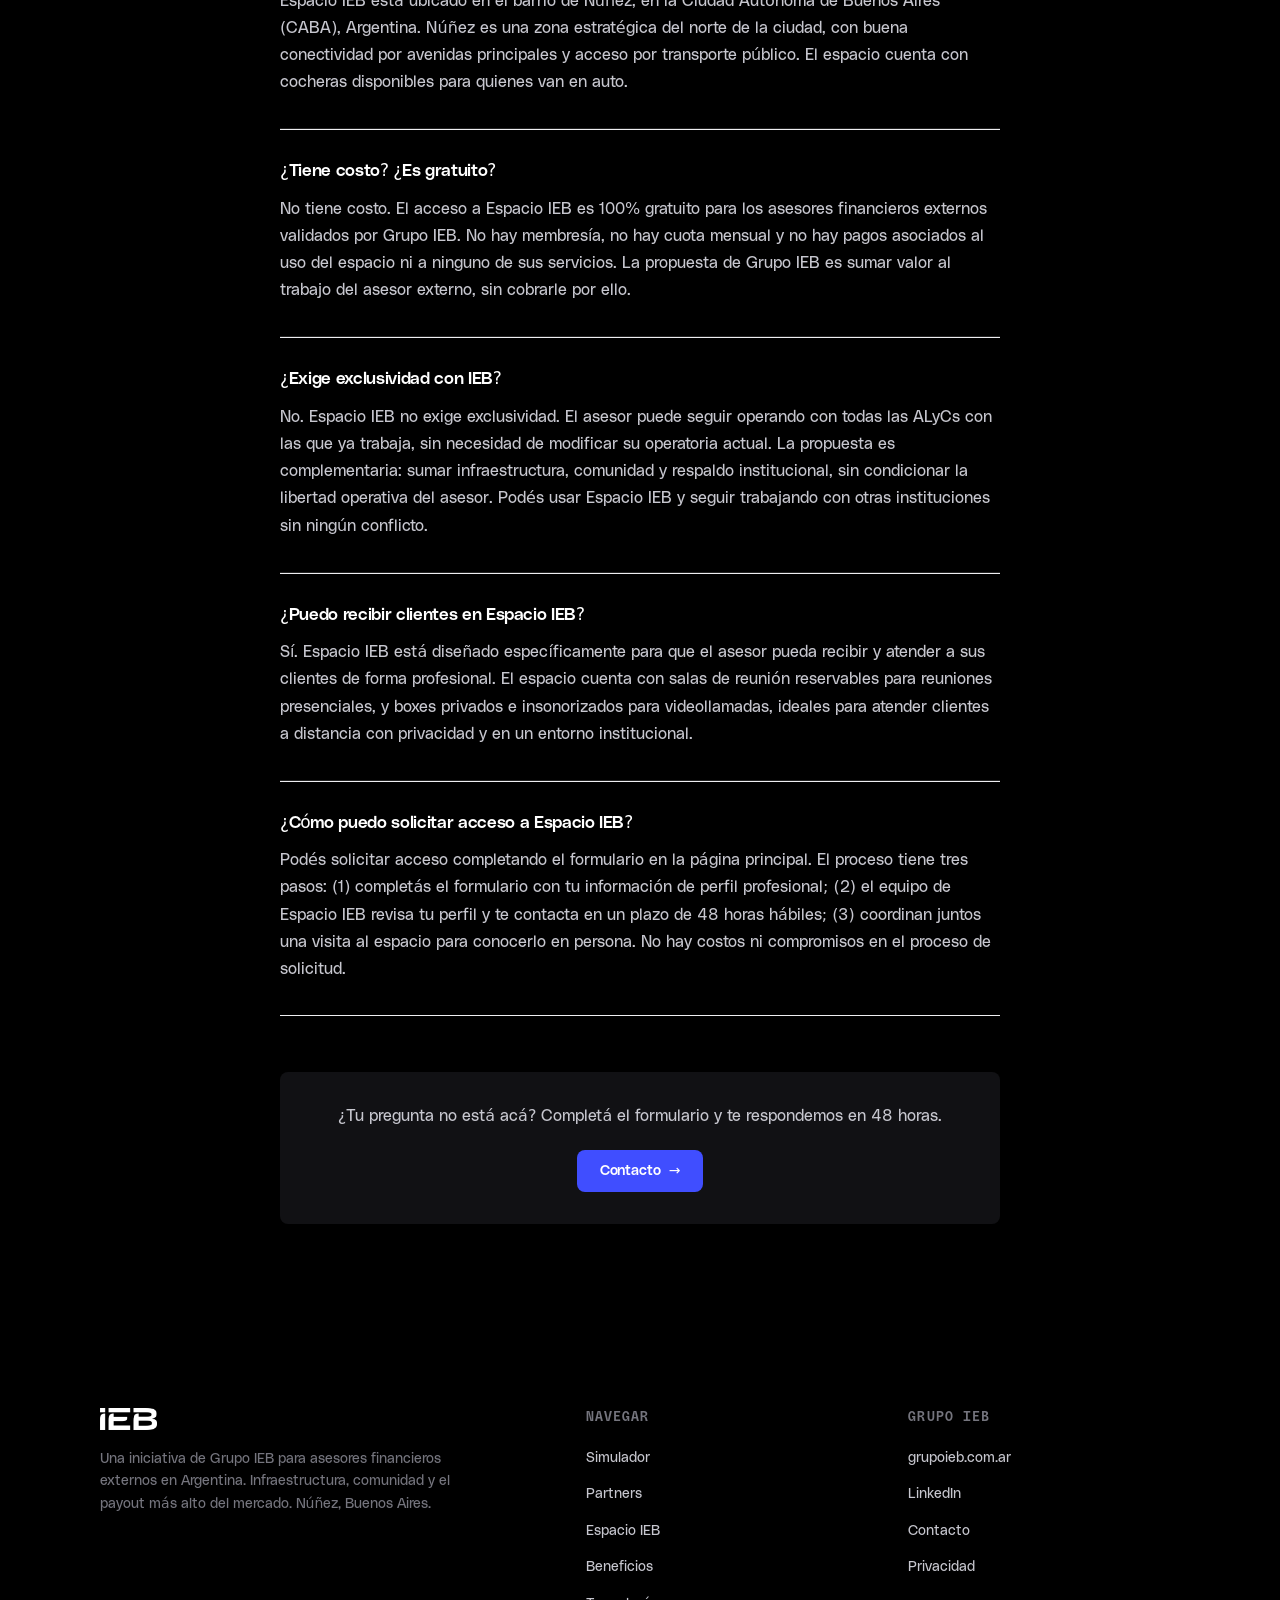
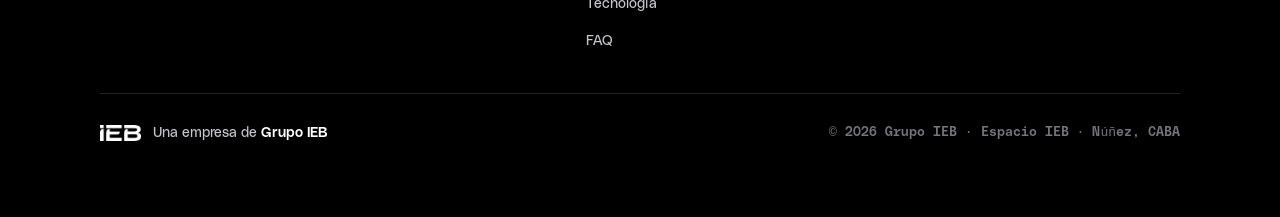
<file: faq.html>
<!DOCTYPE html>
<html lang="es-AR">
<head>
<meta charset="utf-8"/>
<meta name="viewport" content="width=device-width,initial-scale=1"/>

<title>Preguntas frecuentes | IEB External Advisors — Grupo IEB</title>
<meta name="description" content="Respondemos las preguntas más comunes sobre Espacio IEB: qué es, costo, exclusividad, ubicación y cómo solicitar acceso."/>
<meta name="robots" content="index,follow,max-snippet:-1"/>
<link rel="canonical" href="https://www.iebexternaladvisors.com.ar/faq.html"/>
<link rel="alternate" hreflang="es-ar" href="https://www.iebexternaladvisors.com.ar/faq.html"/>
<link rel="alternate" hreflang="es" href="https://www.iebexternaladvisors.com.ar/faq.html"/>
<link rel="alternate" hreflang="x-default" href="https://www.iebexternaladvisors.com.ar/faq.html"/>

<meta property="og:type" content="website"/>
<meta property="og:site_name" content="IEB External Advisors"/>
<meta property="og:locale" content="es_AR"/>
<meta property="og:title" content="Preguntas frecuentes | IEB External Advisors"/>
<meta property="og:description" content="Todo lo que necesitás saber sobre Espacio IEB: costo, exclusividad, ubicación, infraestructura y cómo solicitar acceso."/>
<meta property="og:url" content="https://www.iebexternaladvisors.com.ar/faq.html"/>

<link rel="icon" type="image/svg+xml" href="assets/logos/ieb-monogram-on-dark.svg"/>
<link rel="stylesheet" href="assets/colors_and_type.css"/>
<link rel="stylesheet" href="styles.css"/>

<script type="application/ld+json">
{
  "@context": "https://schema.org",
  "@type": "FAQPage",
  "@id": "https://www.iebexternaladvisors.com.ar/faq.html#faq",
  "url": "https://www.iebexternaladvisors.com.ar/faq.html",
  "name": "Preguntas frecuentes sobre Espacio IEB",
  "inLanguage": "es-AR",
  "isPartOf": { "@type": "WebSite", "url": "https://www.iebexternaladvisors.com.ar/", "name": "IEB External Advisors" },
  "breadcrumb": {
    "@type": "BreadcrumbList",
    "itemListElement": [
      { "@type": "ListItem", "position": 1, "name": "Grupo IEB", "item": "https://grupoieb.com.ar/" },
      { "@type": "ListItem", "position": 2, "name": "Espacio IEB", "item": "https://www.iebexternaladvisors.com.ar/" },
      { "@type": "ListItem", "position": 3, "name": "FAQ", "item": "https://www.iebexternaladvisors.com.ar/faq.html" }
    ]
  },
  "mainEntity": [
    {
      "@type": "Question",
      "name": "¿Qué es Espacio IEB?",
      "acceptedAnswer": { "@type": "Answer", "text": "Espacio IEB es una iniciativa de Grupo IEB para fortalecer la comunidad de asesores financieros externos e independientes en Argentina. No es un coworking genérico: es una base operativa, comercial y profesional pensada exclusivamente para asesores del mercado de capitales. Combina puestos de trabajo modernos, salas de reunión, boxes privados para videollamadas, cocheras, soporte de Middle Office, acceso a equipos de research y traders, charlas de mercado y una comunidad activa de pares. Está ubicado en el barrio de Núñez, en la Ciudad Autónoma de Buenos Aires." }
    },
    {
      "@type": "Question",
      "name": "¿Por qué Grupo IEB creó Espacio IEB?",
      "acceptedAnswer": { "@type": "Answer", "text": "Porque el asesor financiero independiente cumple un rol clave en el desarrollo del mercado de capitales argentino, pero muchas veces trabaja de forma aislada: sin oficina profesional para recibir clientes, sin acceso ágil a soporte operativo, sin contacto cotidiano con especialistas y sin una comunidad donde compartir visión de mercado. Espacio IEB nace para crear un entorno profesional donde los asesores externos puedan trabajar con estructura, recibir clientes, estar cerca de especialistas de Grupo IEB y fortalecer la comunidad del sector." }
    },
    {
      "@type": "Question",
      "name": "¿Espacio IEB es un coworking?",
      "acceptedAnswer": { "@type": "Answer", "text": "No. Espacio IEB no es un coworking. La diferencia es fundamental: un coworking es un espacio de trabajo compartido para cualquier tipo de profesional. Espacio IEB es una base operativa, comercial y profesional pensada exclusivamente para asesores financieros externos. Eso significa que además de la infraestructura física (puestos, salas, boxes, cocheras), el espacio incluye soporte de Middle Office, cercanía con equipos de Grupo IEB (comerciales, traders, research) y una comunidad específica del mercado de capitales. No convivís con otros rubros: estás entre pares." }
    },
    {
      "@type": "Question",
      "name": "¿Quiénes pueden usar Espacio IEB?",
      "acceptedAnswer": { "@type": "Answer", "text": "Espacio IEB está pensado para cuatro perfiles del mercado de capitales argentino: Agentes Productores Independientes (API) registrados ante la CNV que buscan una base operativa e infraestructura para recibir clientes; asesores financieros que trabajan en una o varias ALyCs y quieren un entorno profesional y una red de pares; team leaders y asesores senior que están desarrollando equipo propio o quieren consolidar su práctica; y profesionales del mercado de capitales que buscan más independencia sin perder estructura y quieren estar más conectados con el mercado y con sus pares." }
    },
    {
      "@type": "Question",
      "name": "¿Dónde queda Espacio IEB?",
      "acceptedAnswer": { "@type": "Answer", "text": "Espacio IEB está ubicado en el barrio de Núñez, en la Ciudad Autónoma de Buenos Aires (CABA), Argentina. Núñez es una zona estratégica del norte de la ciudad, con excelente conectividad vial y acceso por transporte público. El espacio cuenta con cocheras disponibles para quienes van en auto. Las coordenadas exactas son 34°32'42\"S 58°27'34\"O." }
    },
    {
      "@type": "Question",
      "name": "¿Tiene costo? ¿Es gratuito?",
      "acceptedAnswer": { "@type": "Answer", "text": "No tiene costo. El acceso a Espacio IEB es 100% gratuito para los asesores financieros externos validados por Grupo IEB. No hay membresía, no hay cuota mensual y no hay pagos asociados al uso del espacio ni a ninguno de sus servicios. La propuesta de Grupo IEB es sumar valor al trabajo del asesor externo, sin cobrarle por ello." }
    },
    {
      "@type": "Question",
      "name": "¿Exige exclusividad con IEB?",
      "acceptedAnswer": { "@type": "Answer", "text": "No. Espacio IEB no exige exclusividad. El asesor puede seguir operando con todas las ALyCs con las que ya trabaja, sin necesidad de modificar su operatoria actual. La propuesta es complementaria: sumar infraestructura, comunidad y respaldo institucional, sin condicionar la libertad operativa del asesor. Podés usar Espacio IEB y seguir trabajando con otras instituciones sin ningún conflicto." }
    },
    {
      "@type": "Question",
      "name": "¿Puedo recibir clientes en Espacio IEB?",
      "acceptedAnswer": { "@type": "Answer", "text": "Sí. Espacio IEB está diseñado específicamente para que el asesor pueda recibir y atender a sus clientes de forma profesional. El espacio cuenta con salas de reunión reservables, pensadas para reuniones presenciales con clientes, y boxes privados e insonorizados para videollamadas, ideales para atender clientes a distancia con privacidad y en un entorno institucional. Este tipo de infraestructura es uno de los principales diferenciadores frente al trabajo remoto o en espacios no profesionales." }
    },
    {
      "@type": "Question",
      "name": "¿Cómo puedo solicitar acceso a Espacio IEB?",
      "acceptedAnswer": { "@type": "Answer", "text": "Podés solicitar acceso completando el formulario en la página principal de Espacio IEB (www.iebexternaladvisors.com.ar). El proceso tiene tres pasos: completás el formulario con tu información de perfil profesional; el equipo de Espacio IEB revisa tu perfil y te contacta en un plazo de 48 horas hábiles; coordinan juntos una visita al espacio para conocerlo en persona y explicarte en detalle cómo funciona. No hay costos ni compromisos en el proceso de solicitud." }
    }
  ]
}
</script>
</head>
<body>

<nav class="nav is-scrolled" aria-label="Navegación principal">
  <div class="nav__inner">
    <a href="./" class="nav__logo" aria-label="IEB External Advisors — inicio">
      <img class="nav__logo-img" src="assets/logos/ieb-logotype-black.png" alt="IEB External Advisors" width="383" height="148"/>
    </a>
    <div class="nav__links" id="navlinks">
      <a href="./#simulador" class="nav__link">Simulador</a>
      <a href="./#partners" class="nav__link">Partners</a>
      <a href="./#espacio" class="nav__link">Espacio</a>
      <a href="./#tecnologia" class="nav__link">Tecnología</a>
      <a href="faq.html" class="nav__link is-active">FAQ</a>
      <a href="./#contacto" class="nav__cta nav__cta--mobile">Contacto</a>
    </div>
    <a href="./#contacto" class="nav__cta">Contacto</a>
    <button class="nav__menu-btn" id="navtoggle" aria-label="Menú" aria-expanded="false"><span></span><span></span></button>
  </div>
</nav>
<script>(function(){var b=document.getElementById('navtoggle'),l=document.getElementById('navlinks');if(!b)return;var o=false;b.addEventListener('click',function(){o=!o;l.classList.toggle('is-open',o);b.setAttribute('aria-expanded',o);});})();</script>

<main>
  <section class="section" style="background:var(--ieb-black)">
    <div class="container">
      <div style="max-width:720px;margin:0 auto">
        <nav aria-label="Breadcrumb" style="margin-bottom:32px">
          <ol style="display:flex;gap:8px;list-style:none;font-size:12px;color:var(--fg-on-dark-3);flex-wrap:wrap">
            <li><a href="https://grupoieb.com.ar" style="color:var(--fg-on-dark-3)">Grupo IEB</a></li>
            <li style="opacity:.5">›</li>
            <li><a href="./" style="color:var(--fg-on-dark-3)">Espacio IEB</a></li>
            <li style="opacity:.5">›</li>
            <li style="color:var(--accent)">Preguntas frecuentes</li>
          </ol>
        </nav>

        <span class="eyebrow">FAQ · Espacio IEB</span>
        <h1 style="font-size:clamp(28px,3.5vw,48px);font-weight:300;line-height:1.15;margin-bottom:16px;color:var(--ieb-white)">
          Preguntas frecuentes<br/>sobre <em style="font-style:normal;color:var(--accent)">Espacio IEB</em>
        </h1>
        <p style="font-size:16px;color:var(--fg-on-dark-2);margin-bottom:56px;max-width:560px">
          Todo lo que necesitás saber antes de solicitar acceso. Si tu pregunta no está acá, escribinos directamente desde el formulario.
        </p>

        <div class="faq__list" itemscope itemtype="https://schema.org/FAQPage">

          <article class="faq__item" itemprop="mainEntity" itemscope itemtype="https://schema.org/Question" style="border-bottom:1px solid var(--border-on-dark);padding:32px 0">
            <h2 itemprop="name" style="font-size:17px;font-weight:500;color:var(--ieb-white);margin-bottom:14px">¿Qué es Espacio IEB?</h2>
            <div itemprop="acceptedAnswer" itemscope itemtype="https://schema.org/Answer">
              <p itemprop="text" style="color:var(--fg-on-dark-2);line-height:1.7">Espacio IEB es una iniciativa de Grupo IEB para fortalecer la comunidad de asesores financieros externos e independientes en Argentina. No es un coworking genérico: es una base operativa, comercial y profesional pensada exclusivamente para asesores del mercado de capitales. Combina puestos de trabajo modernos, salas de reunión, boxes privados para videollamadas, cocheras, soporte de Middle Office, acceso a equipos de research y traders, charlas de mercado y una comunidad activa de pares. Ubicado en Núñez, Ciudad Autónoma de Buenos Aires.</p>
            </div>
          </article>

          <article class="faq__item" itemprop="mainEntity" itemscope itemtype="https://schema.org/Question" style="border-bottom:1px solid var(--border-on-dark);padding:32px 0">
            <h2 itemprop="name" style="font-size:17px;font-weight:500;color:var(--ieb-white);margin-bottom:14px">¿Por qué Grupo IEB creó Espacio IEB?</h2>
            <div itemprop="acceptedAnswer" itemscope itemtype="https://schema.org/Answer">
              <p itemprop="text" style="color:var(--fg-on-dark-2);line-height:1.7">Porque el asesor financiero independiente cumple un rol clave en el desarrollo del mercado de capitales argentino, pero muchas veces trabaja de forma aislada: sin oficina profesional para recibir clientes, sin acceso ágil a soporte operativo, sin contacto cotidiano con especialistas y sin una comunidad donde compartir visión de mercado. Espacio IEB nace para crear un entorno profesional donde los asesores externos puedan trabajar con estructura, recibir clientes, estar cerca de especialistas de Grupo IEB y fortalecer la comunidad del sector.</p>
            </div>
          </article>

          <article class="faq__item" itemprop="mainEntity" itemscope itemtype="https://schema.org/Question" style="border-bottom:1px solid var(--border-on-dark);padding:32px 0">
            <h2 itemprop="name" style="font-size:17px;font-weight:500;color:var(--ieb-white);margin-bottom:14px">¿Espacio IEB es un coworking?</h2>
            <div itemprop="acceptedAnswer" itemscope itemtype="https://schema.org/Answer">
              <p itemprop="text" style="color:var(--fg-on-dark-2);line-height:1.7">No. Espacio IEB no es un coworking. La diferencia es fundamental: un coworking es un espacio de trabajo compartido para cualquier tipo de profesional. Espacio IEB es una base operativa, comercial y profesional pensada exclusivamente para asesores financieros externos. Eso significa que además de la infraestructura física, el espacio incluye soporte de Middle Office, cercanía con equipos de Grupo IEB y una comunidad específica del mercado de capitales. No convivís con otros rubros: estás entre pares del sector.</p>
            </div>
          </article>

          <article class="faq__item" itemprop="mainEntity" itemscope itemtype="https://schema.org/Question" style="border-bottom:1px solid var(--border-on-dark);padding:32px 0">
            <h2 itemprop="name" style="font-size:17px;font-weight:500;color:var(--ieb-white);margin-bottom:14px">¿Quiénes pueden usar Espacio IEB?</h2>
            <div itemprop="acceptedAnswer" itemscope itemtype="https://schema.org/Answer">
              <p itemprop="text" style="color:var(--fg-on-dark-2);line-height:1.7">Espacio IEB está pensado para cuatro perfiles: Agentes Productores Independientes (API) registrados que buscan una base operativa; asesores financieros en ALyCs que quieren un entorno profesional y una red de pares; team leaders y asesores senior que están desarrollando equipo propio; y profesionales del mercado de capitales que buscan más independencia sin perder estructura.</p>
            </div>
          </article>

          <article class="faq__item" itemprop="mainEntity" itemscope itemtype="https://schema.org/Question" style="border-bottom:1px solid var(--border-on-dark);padding:32px 0">
            <h2 itemprop="name" style="font-size:17px;font-weight:500;color:var(--ieb-white);margin-bottom:14px">¿Dónde queda Espacio IEB?</h2>
            <div itemprop="acceptedAnswer" itemscope itemtype="https://schema.org/Answer">
              <p itemprop="text" style="color:var(--fg-on-dark-2);line-height:1.7">Espacio IEB está ubicado en el barrio de Núñez, en la Ciudad Autónoma de Buenos Aires (CABA), Argentina. Núñez es una zona estratégica del norte de la ciudad, con buena conectividad por avenidas principales y acceso por transporte público. El espacio cuenta con cocheras disponibles para quienes van en auto.</p>
            </div>
          </article>

          <article class="faq__item" itemprop="mainEntity" itemscope itemtype="https://schema.org/Question" style="border-bottom:1px solid var(--border-on-dark);padding:32px 0">
            <h2 itemprop="name" style="font-size:17px;font-weight:500;color:var(--ieb-white);margin-bottom:14px">¿Tiene costo? ¿Es gratuito?</h2>
            <div itemprop="acceptedAnswer" itemscope itemtype="https://schema.org/Answer">
              <p itemprop="text" style="color:var(--fg-on-dark-2);line-height:1.7">No tiene costo. El acceso a Espacio IEB es 100% gratuito para los asesores financieros externos validados por Grupo IEB. No hay membresía, no hay cuota mensual y no hay pagos asociados al uso del espacio ni a ninguno de sus servicios. La propuesta de Grupo IEB es sumar valor al trabajo del asesor externo, sin cobrarle por ello.</p>
            </div>
          </article>

          <article class="faq__item" itemprop="mainEntity" itemscope itemtype="https://schema.org/Question" style="border-bottom:1px solid var(--border-on-dark);padding:32px 0">
            <h2 itemprop="name" style="font-size:17px;font-weight:500;color:var(--ieb-white);margin-bottom:14px">¿Exige exclusividad con IEB?</h2>
            <div itemprop="acceptedAnswer" itemscope itemtype="https://schema.org/Answer">
              <p itemprop="text" style="color:var(--fg-on-dark-2);line-height:1.7">No. Espacio IEB no exige exclusividad. El asesor puede seguir operando con todas las ALyCs con las que ya trabaja, sin necesidad de modificar su operatoria actual. La propuesta es complementaria: sumar infraestructura, comunidad y respaldo institucional, sin condicionar la libertad operativa del asesor. Podés usar Espacio IEB y seguir trabajando con otras instituciones sin ningún conflicto.</p>
            </div>
          </article>

          <article class="faq__item" itemprop="mainEntity" itemscope itemtype="https://schema.org/Question" style="border-bottom:1px solid var(--border-on-dark);padding:32px 0">
            <h2 itemprop="name" style="font-size:17px;font-weight:500;color:var(--ieb-white);margin-bottom:14px">¿Puedo recibir clientes en Espacio IEB?</h2>
            <div itemprop="acceptedAnswer" itemscope itemtype="https://schema.org/Answer">
              <p itemprop="text" style="color:var(--fg-on-dark-2);line-height:1.7">Sí. Espacio IEB está diseñado específicamente para que el asesor pueda recibir y atender a sus clientes de forma profesional. El espacio cuenta con salas de reunión reservables para reuniones presenciales, y boxes privados e insonorizados para videollamadas, ideales para atender clientes a distancia con privacidad y en un entorno institucional.</p>
            </div>
          </article>

          <article class="faq__item" itemprop="mainEntity" itemscope itemtype="https://schema.org/Question" style="padding:32px 0">
            <h2 itemprop="name" style="font-size:17px;font-weight:500;color:var(--ieb-white);margin-bottom:14px">¿Cómo puedo solicitar acceso a Espacio IEB?</h2>
            <div itemprop="acceptedAnswer" itemscope itemtype="https://schema.org/Answer">
              <p itemprop="text" style="color:var(--fg-on-dark-2);line-height:1.7">Podés solicitar acceso completando el formulario en la página principal. El proceso tiene tres pasos: (1) completás el formulario con tu información de perfil profesional; (2) el equipo de Espacio IEB revisa tu perfil y te contacta en un plazo de 48 horas hábiles; (3) coordinan juntos una visita al espacio para conocerlo en persona. No hay costos ni compromisos en el proceso de solicitud.</p>
            </div>
          </article>

        </div>

        <div style="margin-top:56px;padding:32px;background:var(--gray-900);border-radius:8px;text-align:center">
          <p style="color:var(--fg-on-dark-2);margin-bottom:20px">¿Tu pregunta no está acá? Completá el formulario y te respondemos en 48 horas.</p>
          <a href="./#contacto" class="btn btn--accent">Contacto <span>→</span></a>
        </div>
      </div>
    </div>
  </section>
</main>

<footer class="footer">
  <div class="container">
    <div class="footer__top">
      <div class="footer__brand">
        <img class="footer__logo" src="assets/logos/ieb-logotype-white.png" alt="IEB External Advisors" width="383" height="148"/>
        <p>Una iniciativa de Grupo IEB para asesores financieros externos en Argentina. Infraestructura, comunidad y el payout más alto del mercado. Núñez, Buenos Aires.</p>
      </div>
      <div class="footer__col">
        <p class="footer__col-heading">Navegar</p>
        <ul>
          <li><a href="./#simulador">Simulador</a></li>
          <li><a href="./#partners">Partners</a></li>
          <li><a href="./#espacio">Espacio IEB</a></li>
          <li><a href="./#hospitalities">Beneficios</a></li>
          <li><a href="./#tecnologia">Tecnología</a></li>
          <li><a href="faq.html">FAQ</a></li>
        </ul>
      </div>
      <div class="footer__col">
        <p class="footer__col-heading">Grupo IEB</p>
        <ul>
          <li><a href="https://grupoieb.com.ar" target="_blank" rel="noopener noreferrer">grupoieb.com.ar</a></li>
          <li><a href="https://ar.linkedin.com/company/invertirenbolsa" target="_blank" rel="noopener noreferrer">LinkedIn</a></li>
          <li><a href="./#contacto">Contacto</a></li>
          <li><a href="privacidad.html">Privacidad</a></li>
        </ul>
      </div>
    </div>
    <div class="footer__bottom">
      <a href="https://grupoieb.com.ar" target="_blank" rel="noopener noreferrer" class="footer__grupo" aria-label="Ir a grupoieb.com.ar">
        <img src="assets/logos/ieb-logotype-white.png" alt="IEB External Advisors" width="140" height="54"/>
        <span>Una empresa de <strong>Grupo IEB</strong></span>
      </a>
      <span class="footer__copy">© 2026 Grupo IEB · Espacio IEB · Núñez, CABA</span>
    </div>
  </div>
</footer>

</body>
</html>
</file>
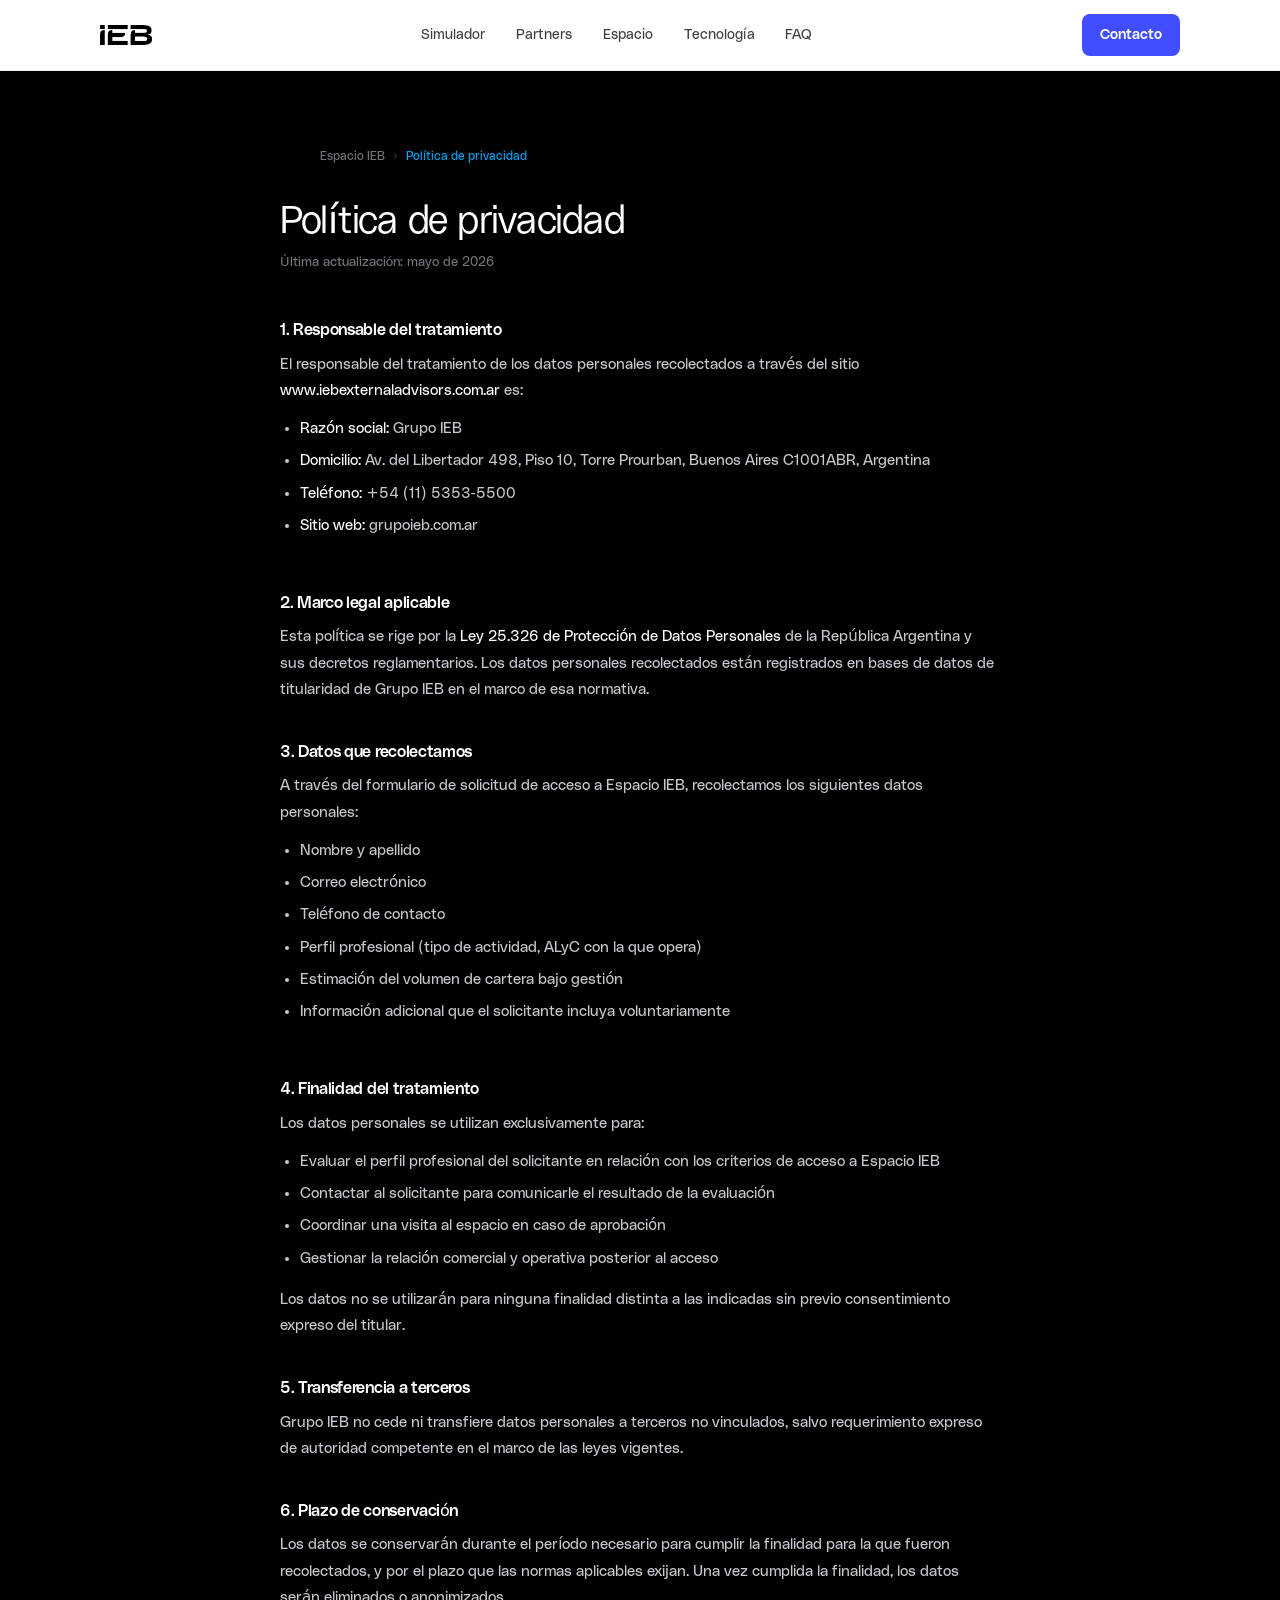
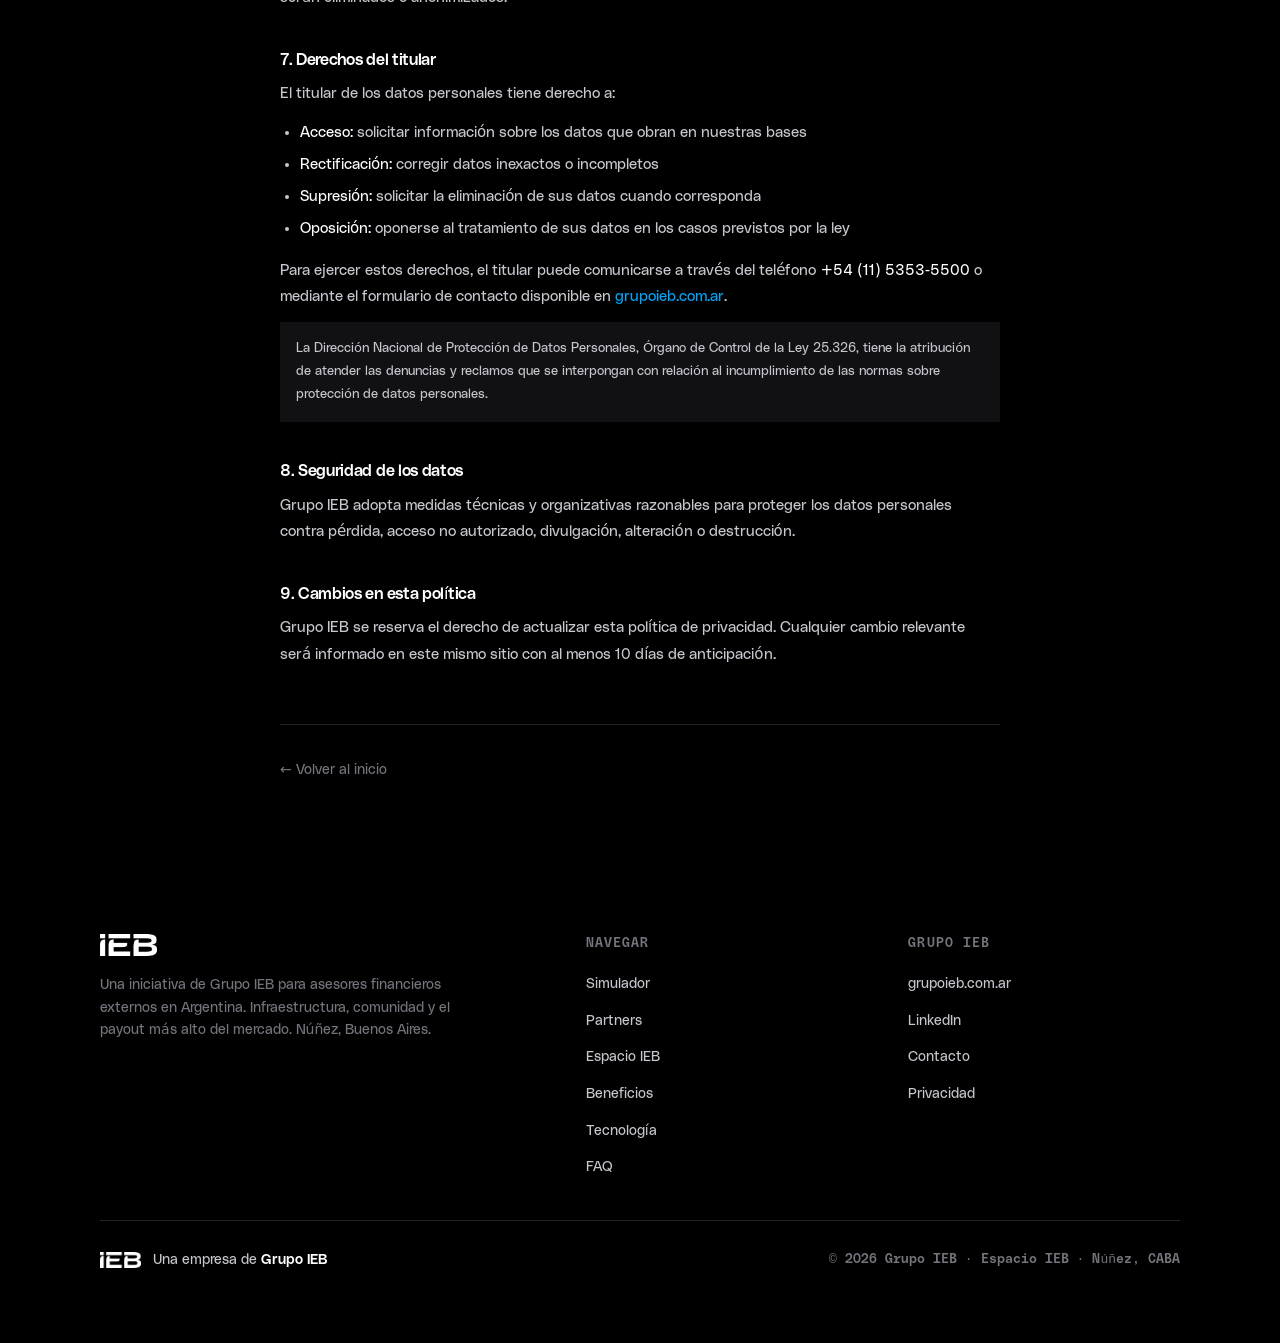
<file: privacidad.html>
<!DOCTYPE html>
<html lang="es-AR">
<head>
<meta charset="utf-8"/>
<meta name="viewport" content="width=device-width,initial-scale=1"/>

<title>Política de privacidad | IEB External Advisors — Grupo IEB</title>
<meta name="description" content="Política de privacidad de IEB External Advisors (Grupo IEB): tratamiento de datos personales conforme a la Ley 25.326 de Argentina."/>
<meta name="robots" content="index,follow"/>
<link rel="canonical" href="https://www.iebexternaladvisors.com.ar/privacidad.html"/>
<link rel="alternate" hreflang="es-ar" href="https://www.iebexternaladvisors.com.ar/privacidad.html"/>
<link rel="alternate" hreflang="es" href="https://www.iebexternaladvisors.com.ar/privacidad.html"/>
<link rel="alternate" hreflang="x-default" href="https://www.iebexternaladvisors.com.ar/privacidad.html"/>

<meta property="og:type" content="website"/>
<meta property="og:site_name" content="IEB External Advisors"/>
<meta property="og:locale" content="es_AR"/>
<meta property="og:title" content="Política de privacidad | Espacio IEB"/>
<meta property="og:url" content="https://www.iebexternaladvisors.com.ar/privacidad.html"/>

<link rel="icon" type="image/svg+xml" href="assets/logos/ieb-monogram-on-dark.svg"/>
<link rel="apple-touch-icon" href="assets/logos/ieb-monogram-on-dark.svg"/>
<link rel="stylesheet" href="assets/colors_and_type.css"/>
<link rel="stylesheet" href="styles.css"/>
</head>
<body>

<nav class="nav is-scrolled" aria-label="Navegación principal">
  <div class="nav__inner">
    <a href="./" class="nav__logo" aria-label="IEB External Advisors — inicio">
      <img class="nav__logo-img" src="assets/logos/ieb-logotype-black.png" alt="IEB External Advisors" width="383" height="148"/>
    </a>
    <div class="nav__links" id="navlinks">
      <a href="./#simulador" class="nav__link">Simulador</a>
      <a href="./#partners" class="nav__link">Partners</a>
      <a href="./#espacio" class="nav__link">Espacio</a>
      <a href="./#tecnologia" class="nav__link">Tecnología</a>
      <a href="faq.html" class="nav__link">FAQ</a>
      <a href="./#contacto" class="nav__cta nav__cta--mobile">Contacto</a>
    </div>
    <a href="./#contacto" class="nav__cta">Contacto</a>
    <button class="nav__menu-btn" id="navtoggle" aria-label="Menú" aria-expanded="false"><span></span><span></span></button>
  </div>
</nav>
<script>(function(){var b=document.getElementById('navtoggle'),l=document.getElementById('navlinks');if(!b)return;var o=false;b.addEventListener('click',function(){o=!o;l.classList.toggle('is-open',o);b.setAttribute('aria-expanded',o);});})();</script>

<main>
  <section class="section" style="background:var(--ieb-black);padding-top:64px;padding-bottom:80px">
    <div class="container">
      <div style="max-width:720px;margin:0 auto">

        <nav aria-label="Breadcrumb" style="margin-bottom:32px">
          <ol style="display:flex;gap:8px;list-style:none;font-size:12px;color:var(--fg-on-dark-3);flex-wrap:wrap">
            <li><a href="./" style="color:var(--fg-on-dark-3)">Espacio IEB</a></li>
            <li style="opacity:.5">›</li>
            <li style="color:var(--accent)">Política de privacidad</li>
          </ol>
        </nav>

        <h1 style="font-size:clamp(24px,3vw,40px);font-weight:300;color:var(--ieb-white);margin-bottom:8px;line-height:1.2">Política de privacidad</h1>
        <p style="font-size:13px;color:var(--fg-on-dark-3);margin-bottom:48px">Última actualización: mayo de 2026</p>

        <div style="display:flex;flex-direction:column;gap:40px;font-size:15px;color:var(--fg-on-dark-2);line-height:1.75">

          <div>
            <h2 style="font-size:16px;font-weight:500;color:var(--ieb-white);margin-bottom:12px">1. Responsable del tratamiento</h2>
            <p>El responsable del tratamiento de los datos personales recolectados a través del sitio <strong style="color:var(--ieb-white);font-weight:400">www.iebexternaladvisors.com.ar</strong> es:</p>
            <ul style="margin-top:12px;padding-left:20px;display:flex;flex-direction:column;gap:6px">
              <li><strong style="color:var(--ieb-white);font-weight:400">Razón social:</strong> Grupo IEB</li>
              <li><strong style="color:var(--ieb-white);font-weight:400">Domicilio:</strong> Av. del Libertador 498, Piso 10, Torre Prourban, Buenos Aires C1001ABR, Argentina</li>
              <li><strong style="color:var(--ieb-white);font-weight:400">Teléfono:</strong> +54 (11) 5353-5500</li>
              <li><strong style="color:var(--ieb-white);font-weight:400">Sitio web:</strong> grupoieb.com.ar</li>
            </ul>
          </div>

          <div>
            <h2 style="font-size:16px;font-weight:500;color:var(--ieb-white);margin-bottom:12px">2. Marco legal aplicable</h2>
            <p>Esta política se rige por la <strong style="color:var(--ieb-white);font-weight:400">Ley 25.326 de Protección de Datos Personales</strong> de la República Argentina y sus decretos reglamentarios. Los datos personales recolectados están registrados en bases de datos de titularidad de Grupo IEB en el marco de esa normativa.</p>
          </div>

          <div>
            <h2 style="font-size:16px;font-weight:500;color:var(--ieb-white);margin-bottom:12px">3. Datos que recolectamos</h2>
            <p>A través del formulario de solicitud de acceso a Espacio IEB, recolectamos los siguientes datos personales:</p>
            <ul style="margin-top:12px;padding-left:20px;display:flex;flex-direction:column;gap:6px">
              <li>Nombre y apellido</li>
              <li>Correo electrónico</li>
              <li>Teléfono de contacto</li>
              <li>Perfil profesional (tipo de actividad, ALyC con la que opera)</li>
              <li>Estimación del volumen de cartera bajo gestión</li>
              <li>Información adicional que el solicitante incluya voluntariamente</li>
            </ul>
          </div>

          <div>
            <h2 style="font-size:16px;font-weight:500;color:var(--ieb-white);margin-bottom:12px">4. Finalidad del tratamiento</h2>
            <p>Los datos personales se utilizan exclusivamente para:</p>
            <ul style="margin-top:12px;padding-left:20px;display:flex;flex-direction:column;gap:6px">
              <li>Evaluar el perfil profesional del solicitante en relación con los criterios de acceso a Espacio IEB</li>
              <li>Contactar al solicitante para comunicarle el resultado de la evaluación</li>
              <li>Coordinar una visita al espacio en caso de aprobación</li>
              <li>Gestionar la relación comercial y operativa posterior al acceso</li>
            </ul>
            <p style="margin-top:12px">Los datos no se utilizarán para ninguna finalidad distinta a las indicadas sin previo consentimiento expreso del titular.</p>
          </div>

          <div>
            <h2 style="font-size:16px;font-weight:500;color:var(--ieb-white);margin-bottom:12px">5. Transferencia a terceros</h2>
            <p>Grupo IEB no cede ni transfiere datos personales a terceros no vinculados, salvo requerimiento expreso de autoridad competente en el marco de las leyes vigentes.</p>
          </div>

          <div>
            <h2 style="font-size:16px;font-weight:500;color:var(--ieb-white);margin-bottom:12px">6. Plazo de conservación</h2>
            <p>Los datos se conservarán durante el período necesario para cumplir la finalidad para la que fueron recolectados, y por el plazo que las normas aplicables exijan. Una vez cumplida la finalidad, los datos serán eliminados o anonimizados.</p>
          </div>

          <div>
            <h2 style="font-size:16px;font-weight:500;color:var(--ieb-white);margin-bottom:12px">7. Derechos del titular</h2>
            <p>El titular de los datos personales tiene derecho a:</p>
            <ul style="margin-top:12px;padding-left:20px;display:flex;flex-direction:column;gap:6px">
              <li><strong style="color:var(--ieb-white);font-weight:400">Acceso:</strong> solicitar información sobre los datos que obran en nuestras bases</li>
              <li><strong style="color:var(--ieb-white);font-weight:400">Rectificación:</strong> corregir datos inexactos o incompletos</li>
              <li><strong style="color:var(--ieb-white);font-weight:400">Supresión:</strong> solicitar la eliminación de sus datos cuando corresponda</li>
              <li><strong style="color:var(--ieb-white);font-weight:400">Oposición:</strong> oponerse al tratamiento de sus datos en los casos previstos por la ley</li>
            </ul>
            <p style="margin-top:12px">Para ejercer estos derechos, el titular puede comunicarse a través del teléfono <strong style="color:var(--ieb-white);font-weight:400">+54 (11) 5353-5500</strong> o mediante el formulario de contacto disponible en <a href="https://grupoieb.com.ar" style="color:var(--accent)">grupoieb.com.ar</a>.</p>
            <p style="margin-top:12px;padding:16px;background:var(--gray-900);font-size:13px">La Dirección Nacional de Protección de Datos Personales, Órgano de Control de la Ley 25.326, tiene la atribución de atender las denuncias y reclamos que se interpongan con relación al incumplimiento de las normas sobre protección de datos personales.</p>
          </div>

          <div>
            <h2 style="font-size:16px;font-weight:500;color:var(--ieb-white);margin-bottom:12px">8. Seguridad de los datos</h2>
            <p>Grupo IEB adopta medidas técnicas y organizativas razonables para proteger los datos personales contra pérdida, acceso no autorizado, divulgación, alteración o destrucción.</p>
          </div>

          <div>
            <h2 style="font-size:16px;font-weight:500;color:var(--ieb-white);margin-bottom:12px">9. Cambios en esta política</h2>
            <p>Grupo IEB se reserva el derecho de actualizar esta política de privacidad. Cualquier cambio relevante será informado en este mismo sitio con al menos 10 días de anticipación.</p>
          </div>

        </div>

        <div style="margin-top:56px;padding-top:32px;border-top:1px solid var(--border-on-dark)">
          <a href="./" style="font-size:14px;color:var(--fg-on-dark-3)">← Volver al inicio</a>
        </div>

      </div>
    </div>
  </section>
</main>

<footer class="footer">
  <div class="container">
    <div class="footer__top">
      <div class="footer__brand">
        <img class="footer__logo" src="assets/logos/ieb-logotype-white.png" alt="IEB External Advisors" width="383" height="148"/>
        <p>Una iniciativa de Grupo IEB para asesores financieros externos en Argentina. Infraestructura, comunidad y el payout más alto del mercado. Núñez, Buenos Aires.</p>
      </div>
      <div class="footer__col">
        <p class="footer__col-heading">Navegar</p>
        <ul>
          <li><a href="./#simulador">Simulador</a></li>
          <li><a href="./#partners">Partners</a></li>
          <li><a href="./#espacio">Espacio IEB</a></li>
          <li><a href="./#hospitalities">Beneficios</a></li>
          <li><a href="./#tecnologia">Tecnología</a></li>
          <li><a href="faq.html">FAQ</a></li>
        </ul>
      </div>
      <div class="footer__col">
        <p class="footer__col-heading">Grupo IEB</p>
        <ul>
          <li><a href="https://grupoieb.com.ar" target="_blank" rel="noopener noreferrer">grupoieb.com.ar</a></li>
          <li><a href="https://ar.linkedin.com/company/invertirenbolsa" target="_blank" rel="noopener noreferrer">LinkedIn</a></li>
          <li><a href="./#contacto">Contacto</a></li>
          <li><a href="privacidad.html">Privacidad</a></li>
        </ul>
      </div>
    </div>
    <div class="footer__bottom">
      <a href="https://grupoieb.com.ar" target="_blank" rel="noopener noreferrer" class="footer__grupo" aria-label="Ir a grupoieb.com.ar">
        <img src="assets/logos/ieb-logotype-white.png" alt="IEB External Advisors" width="140" height="54"/>
        <span>Una empresa de <strong>Grupo IEB</strong></span>
      </a>
      <span class="footer__copy">© 2026 Grupo IEB · Espacio IEB · Núñez, CABA</span>
    </div>
  </div>
</footer>

</body>
</html>
</file>
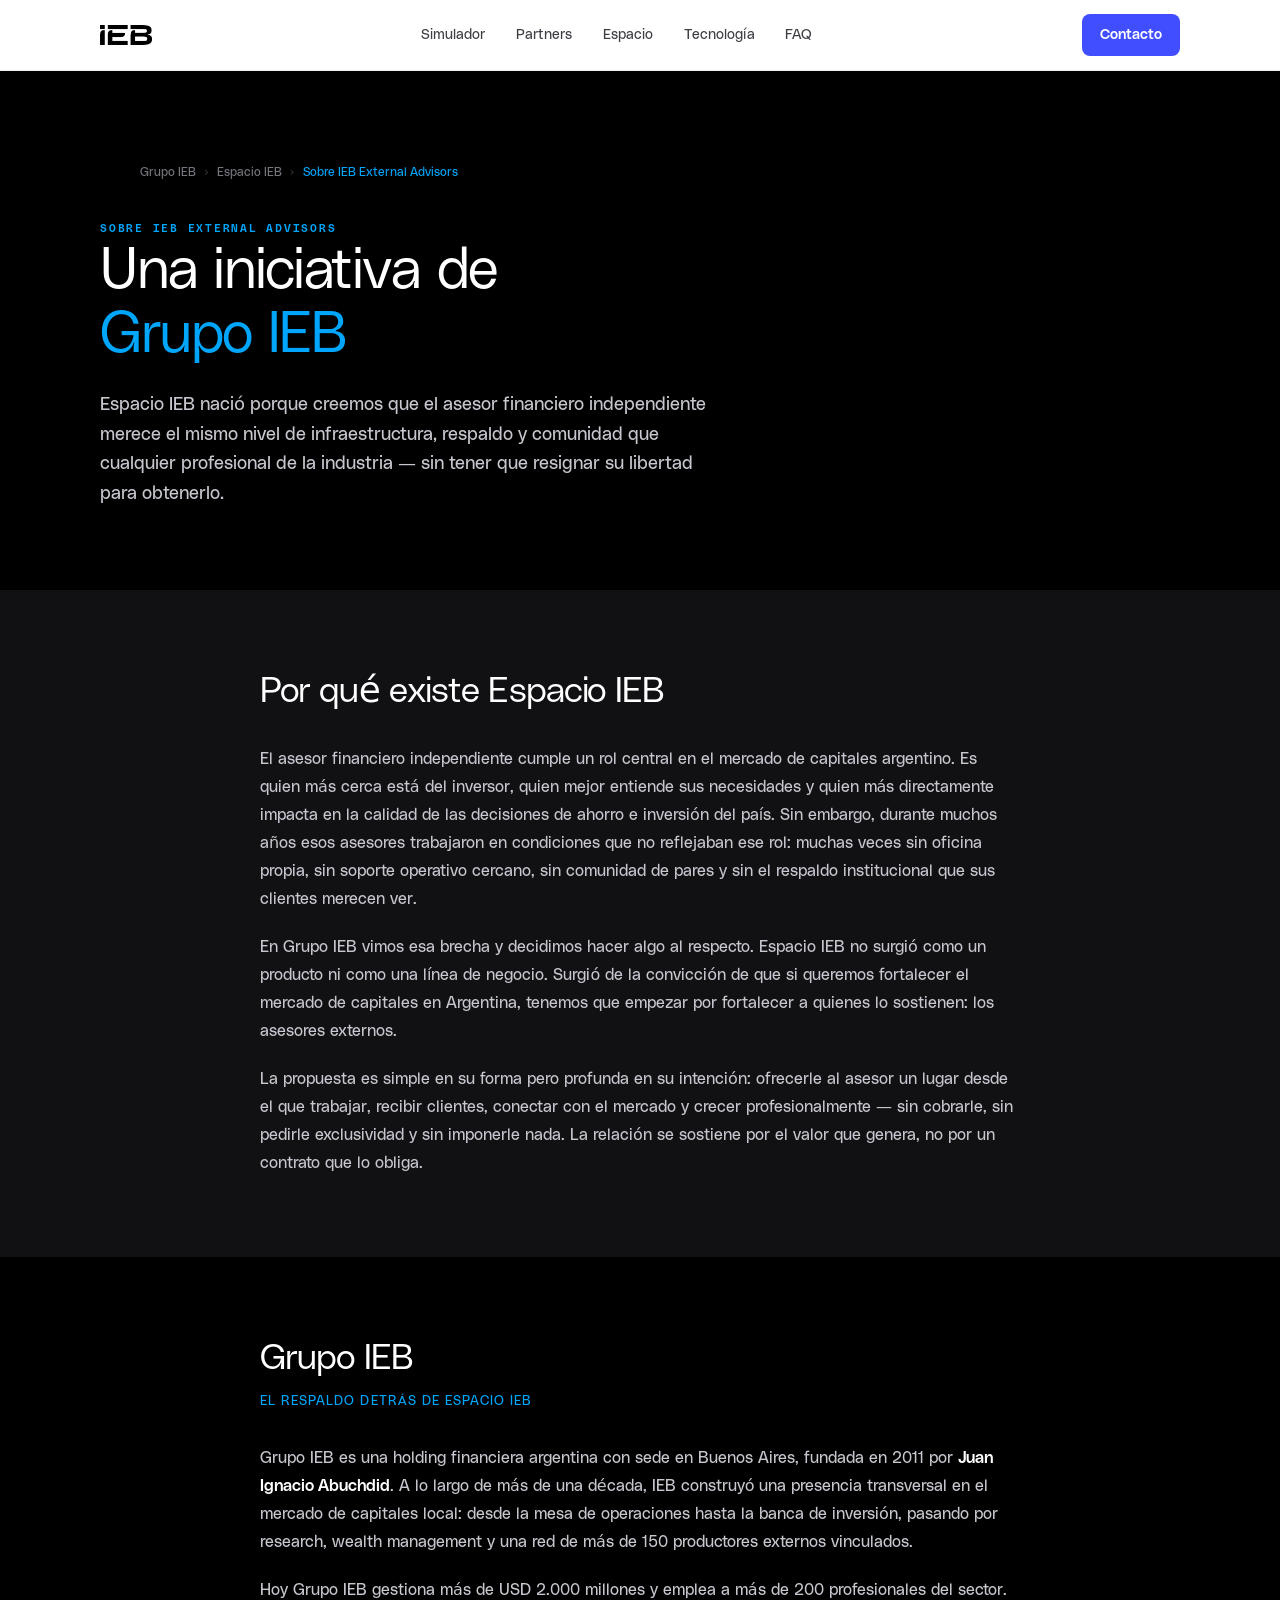
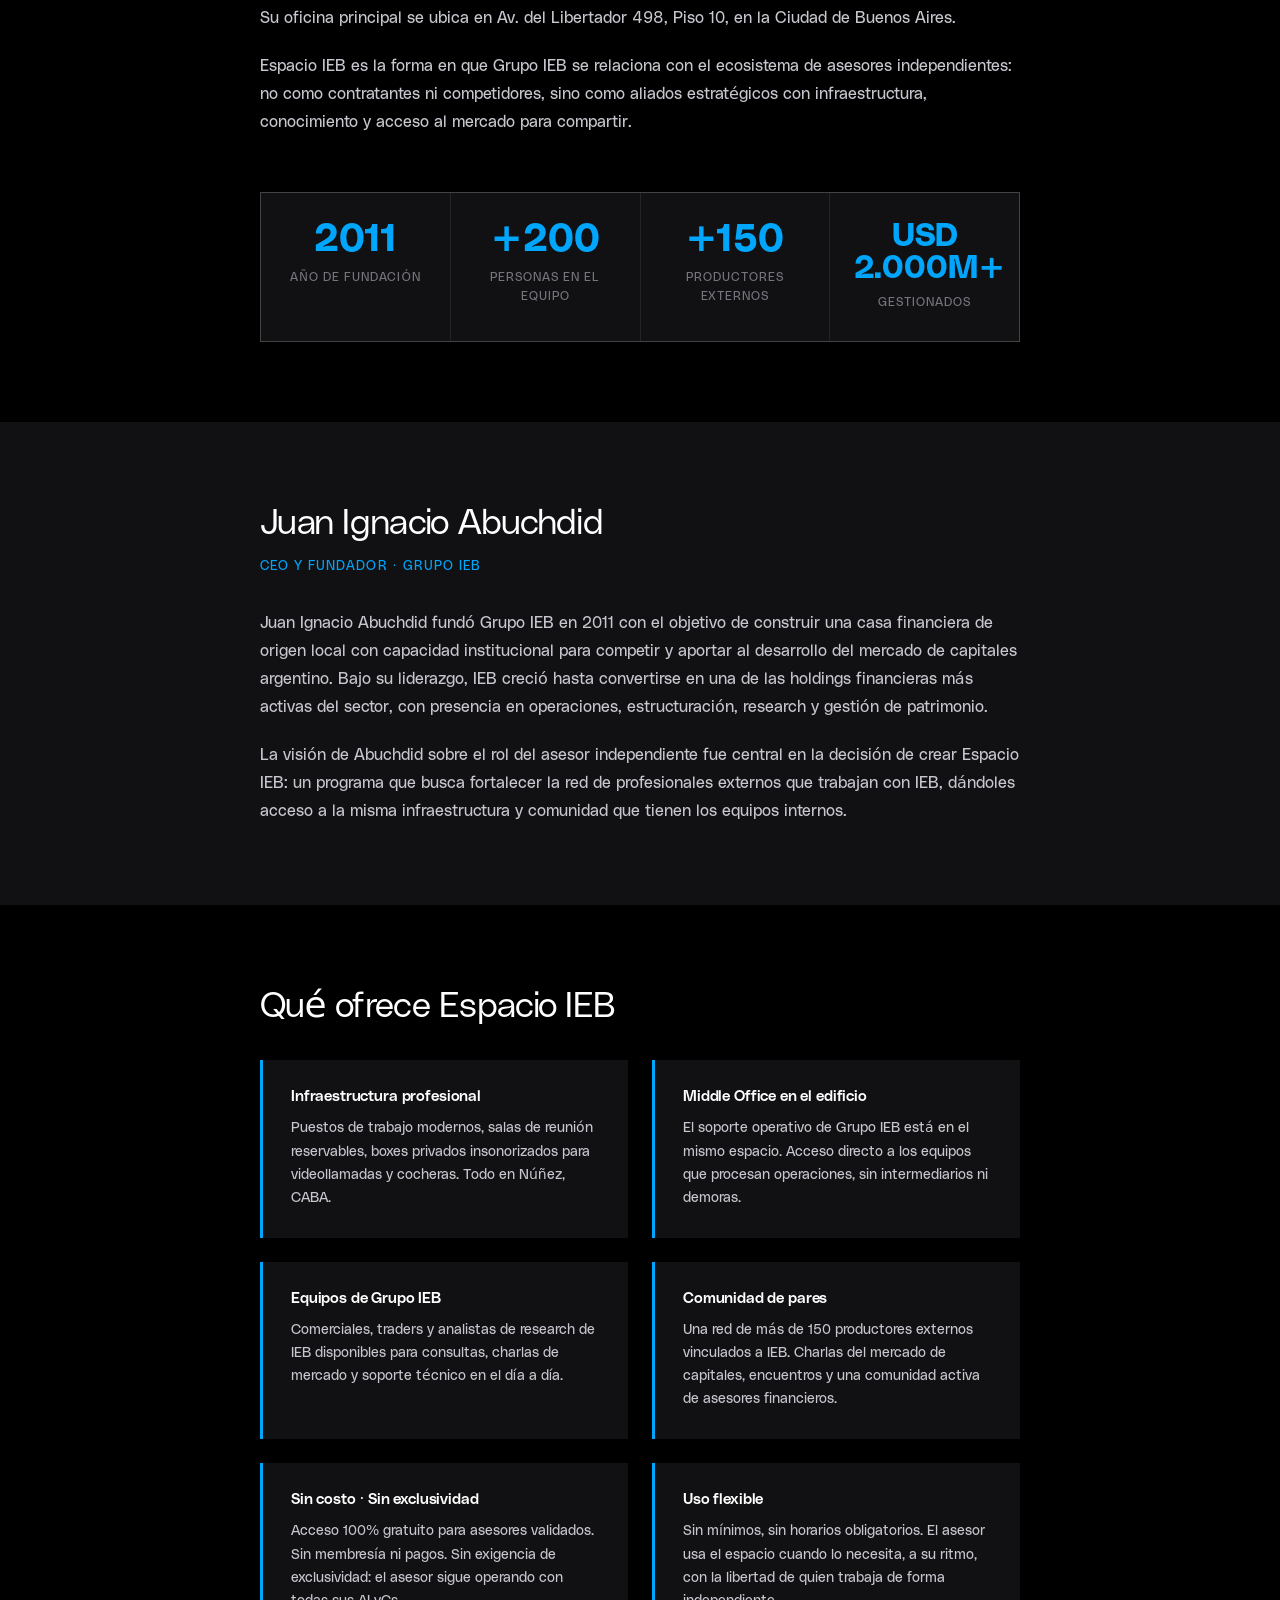
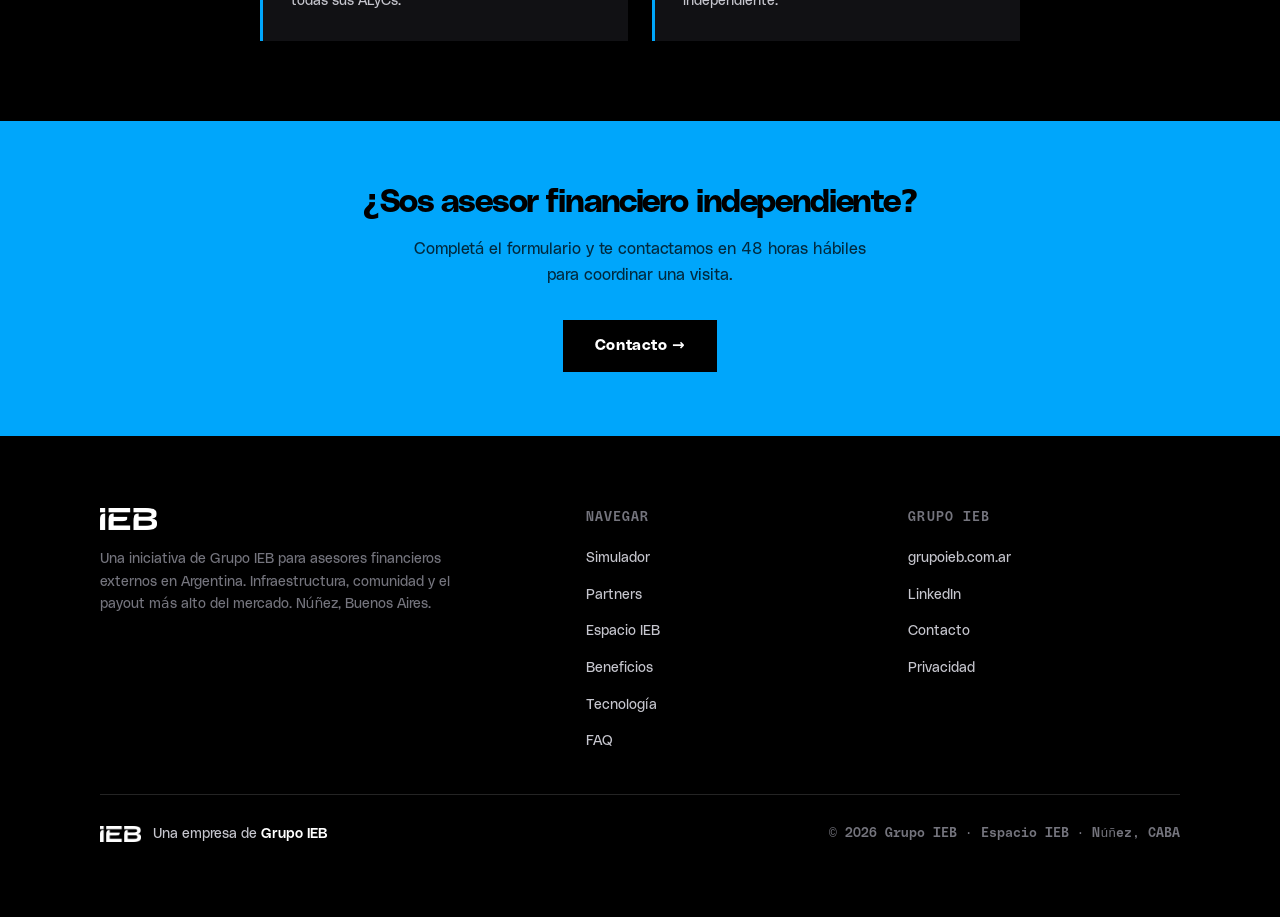
<file: sobre-ieb.html>
<!DOCTYPE html>
<html lang="es-AR">
<head>
<meta charset="utf-8"/>
<meta name="viewport" content="width=device-width,initial-scale=1"/>

<title>Sobre IEB External Advisors — Historia de Grupo IEB</title>
<meta name="description" content="IEB External Advisors es una iniciativa de Grupo IEB, fundada en 2011 por Juan Ignacio Abuchdid. Conocé su historia y por qué existe Espacio IEB."/>
<meta name="robots" content="index,follow,max-snippet:-1"/>
<link rel="canonical" href="https://www.iebexternaladvisors.com.ar/sobre-ieb.html"/>
<link rel="alternate" hreflang="es-ar" href="https://www.iebexternaladvisors.com.ar/sobre-ieb.html"/>
<link rel="alternate" hreflang="es" href="https://www.iebexternaladvisors.com.ar/sobre-ieb.html"/>
<link rel="alternate" hreflang="x-default" href="https://www.iebexternaladvisors.com.ar/sobre-ieb.html"/>

<meta property="og:type" content="website"/>
<meta property="og:site_name" content="IEB External Advisors"/>
<meta property="og:locale" content="es_AR"/>
<meta property="og:title" content="Sobre IEB External Advisors — Una iniciativa de Grupo IEB"/>
<meta property="og:description" content="Conocé la historia detrás de IEB External Advisors: por qué Grupo IEB lo creó, quién lo fundó y qué representa para los asesores financieros independientes en Argentina."/>
<meta property="og:url" content="https://www.iebexternaladvisors.com.ar/sobre-ieb.html"/>

<link rel="icon" type="image/svg+xml" href="assets/logos/ieb-monogram-on-dark.svg"/>
<link rel="apple-touch-icon" href="assets/logos/ieb-monogram-on-dark.svg"/>
<link rel="stylesheet" href="assets/colors_and_type.css"/>
<link rel="stylesheet" href="styles.css"/>

<script type="application/ld+json">
{
  "@context": "https://schema.org",
  "@graph": [
    {
      "@type": "WebPage",
      "@id": "https://www.iebexternaladvisors.com.ar/sobre-ieb.html",
      "url": "https://www.iebexternaladvisors.com.ar/sobre-ieb.html",
      "name": "Sobre IEB External Advisors — Una iniciativa de Grupo IEB",
      "description": "IEB External Advisors es una iniciativa de Grupo IEB, la holding financiera fundada por Juan Ignacio Abuchdid en 2011. Conocé su historia, el equipo y por qué existe.",
      "inLanguage": "es-AR",
      "datePublished": "2025-01-01",
      "dateModified": "2026-08-07",
      "isPartOf": { "@type": "WebSite", "url": "https://www.iebexternaladvisors.com.ar/", "name": "IEB External Advisors" },
      "about": { "@type": "Organization", "name": "Grupo IEB" },
      "breadcrumb": {
        "@type": "BreadcrumbList",
        "itemListElement": [
          { "@type": "ListItem", "position": 1, "name": "Grupo IEB", "item": "https://grupoieb.com.ar/" },
          { "@type": "ListItem", "position": 2, "name": "Espacio IEB", "item": "https://www.iebexternaladvisors.com.ar/" },
          { "@type": "ListItem", "position": 3, "name": "Sobre IEB External Advisors", "item": "https://www.iebexternaladvisors.com.ar/sobre-ieb.html" }
        ]
      }
    },
    {
      "@type": "Person",
      "@id": "https://www.iebexternaladvisors.com.ar/sobre-ieb.html#abuchdid",
      "name": "Juan Ignacio Abuchdid",
      "jobTitle": "CEO y Fundador",
      "worksFor": {
        "@type": "Organization",
        "name": "Grupo IEB",
        "url": "https://grupoieb.com.ar"
      },
      "knowsAbout": ["Mercado de capitales", "Finanzas corporativas", "Asesoramiento financiero independiente", "Argentina"],
      "sameAs": ["https://ar.linkedin.com/company/invertirenbolsa"]
    },
    {
      "@type": "Organization",
      "@id": "https://www.iebexternaladvisors.com.ar/sobre-ieb.html#grupoieb",
      "name": "Grupo IEB",
      "alternateName": "IEB",
      "url": "https://grupoieb.com.ar",
      "foundingDate": "2011",
      "founder": {
        "@type": "Person",
        "name": "Juan Ignacio Abuchdid",
        "jobTitle": "CEO y Fundador"
      },
      "description": "Holding financiera argentina con foco en el mercado de capitales. Incluye mesa de operaciones, banca de inversión, research, wealth management y más de 150 productores externos vinculados.",
      "telephone": "+54-11-5353-5500",
      "address": {
        "@type": "PostalAddress",
        "streetAddress": "Av. del Libertador 498, Piso 10",
        "addressLocality": "Buenos Aires",
        "postalCode": "C1001ABR",
        "addressCountry": "AR"
      },
      "numberOfEmployees": { "@type": "QuantitativeValue", "minValue": 200 },
      "sameAs": [
        "https://grupoieb.com.ar",
        "https://ar.linkedin.com/company/invertirenbolsa",
        "https://www.instagram.com/grupoieb/",
        "https://x.com/grupoieb"
      ]
    }
  ]
}
</script>
</head>
<body>

<nav class="nav is-scrolled" aria-label="Navegación principal">
  <div class="nav__inner">
    <a href="./" class="nav__logo" aria-label="IEB External Advisors — inicio">
      <img class="nav__logo-img" src="assets/logos/ieb-logotype-black.png" alt="IEB External Advisors" width="383" height="148"/>
    </a>
    <div class="nav__links" id="navlinks">
      <a href="./#simulador" class="nav__link">Simulador</a>
      <a href="./#partners" class="nav__link">Partners</a>
      <a href="./#espacio" class="nav__link">Espacio</a>
      <a href="./#tecnologia" class="nav__link">Tecnología</a>
      <a href="faq.html" class="nav__link">FAQ</a>
      <a href="./#contacto" class="nav__cta nav__cta--mobile">Contacto</a>
    </div>
    <a href="./#contacto" class="nav__cta">Contacto</a>
    <button class="nav__menu-btn" id="navtoggle" aria-label="Menú" aria-expanded="false"><span></span><span></span></button>
  </div>
</nav>
<script>(function(){var b=document.getElementById('navtoggle'),l=document.getElementById('navlinks');if(!b)return;var o=false;b.addEventListener('click',function(){o=!o;l.classList.toggle('is-open',o);b.setAttribute('aria-expanded',o);});})();</script>

<main>

  <!-- Hero -->
  <section class="section" style="background:var(--ieb-black);padding-top:80px;padding-bottom:80px">
    <div class="container">
      <div style="max-width:760px">
        <nav aria-label="Breadcrumb" style="margin-bottom:32px">
          <ol style="display:flex;gap:8px;list-style:none;font-size:12px;color:var(--fg-on-dark-3);flex-wrap:wrap">
            <li><a href="https://grupoieb.com.ar" style="color:var(--fg-on-dark-3)">Grupo IEB</a></li>
            <li style="opacity:.5">›</li>
            <li><a href="./" style="color:var(--fg-on-dark-3)">Espacio IEB</a></li>
            <li style="opacity:.5">›</li>
            <li style="color:var(--accent)">Sobre IEB External Advisors</li>
          </ol>
        </nav>

        <span class="eyebrow">Sobre IEB External Advisors</span>
        <h1 style="font-size:clamp(32px,4.5vw,60px);font-weight:300;line-height:1.1;margin-bottom:24px;color:var(--ieb-white)">
          Una iniciativa de<br/><em style="font-style:normal;color:var(--accent)">Grupo IEB</em>
        </h1>
        <p style="font-size:18px;color:var(--fg-on-dark-2);line-height:1.65;max-width:620px">
          Espacio IEB nació porque creemos que el asesor financiero independiente merece el mismo nivel de infraestructura, respaldo y comunidad que cualquier profesional de la industria — sin tener que resignar su libertad para obtenerlo.
        </p>
      </div>
    </div>
  </section>

  <!-- Por qué existe -->
  <section class="section" style="background:var(--gray-900);padding-top:80px;padding-bottom:80px">
    <div class="container">
      <div style="max-width:760px;margin:0 auto">
        <h2 style="font-size:clamp(22px,2.8vw,36px);font-weight:300;color:var(--ieb-white);margin-bottom:32px;line-height:1.2">Por qué existe Espacio IEB</h2>
        <div style="font-size:16px;color:var(--fg-on-dark-2);line-height:1.75;display:flex;flex-direction:column;gap:20px">
          <p>El asesor financiero independiente cumple un rol central en el mercado de capitales argentino. Es quien más cerca está del inversor, quien mejor entiende sus necesidades y quien más directamente impacta en la calidad de las decisiones de ahorro e inversión del país. Sin embargo, durante muchos años esos asesores trabajaron en condiciones que no reflejaban ese rol: muchas veces sin oficina propia, sin soporte operativo cercano, sin comunidad de pares y sin el respaldo institucional que sus clientes merecen ver.</p>
          <p>En Grupo IEB vimos esa brecha y decidimos hacer algo al respecto. Espacio IEB no surgió como un producto ni como una línea de negocio. Surgió de la convicción de que si queremos fortalecer el mercado de capitales en Argentina, tenemos que empezar por fortalecer a quienes lo sostienen: los asesores externos.</p>
          <p>La propuesta es simple en su forma pero profunda en su intención: ofrecerle al asesor un lugar desde el que trabajar, recibir clientes, conectar con el mercado y crecer profesionalmente — sin cobrarle, sin pedirle exclusividad y sin imponerle nada. La relación se sostiene por el valor que genera, no por un contrato que lo obliga.</p>
        </div>
      </div>
    </div>
  </section>

  <!-- Grupo IEB -->
  <section class="section" style="background:var(--ieb-black);padding-top:80px;padding-bottom:80px">
    <div class="container">
      <div style="max-width:760px;margin:0 auto">
        <h2 style="font-size:clamp(22px,2.8vw,36px);font-weight:300;color:var(--ieb-white);margin-bottom:12px;line-height:1.2">Grupo IEB</h2>
        <p style="font-size:13px;color:var(--accent);letter-spacing:0.08em;text-transform:uppercase;margin-bottom:32px">El respaldo detrás de Espacio IEB</p>
        <div style="font-size:16px;color:var(--fg-on-dark-2);line-height:1.75;display:flex;flex-direction:column;gap:20px">
          <p>Grupo IEB es una holding financiera argentina con sede en Buenos Aires, fundada en 2011 por <strong style="color:var(--ieb-white);font-weight:500">Juan Ignacio Abuchdid</strong>. A lo largo de más de una década, IEB construyó una presencia transversal en el mercado de capitales local: desde la mesa de operaciones hasta la banca de inversión, pasando por research, wealth management y una red de más de 150 productores externos vinculados.</p>
          <p>Hoy Grupo IEB gestiona más de USD 2.000 millones y emplea a más de 200 profesionales del sector. Su oficina principal se ubica en Av. del Libertador 498, Piso 10, en la Ciudad de Buenos Aires.</p>
          <p>Espacio IEB es la forma en que Grupo IEB se relaciona con el ecosistema de asesores independientes: no como contratantes ni competidores, sino como aliados estratégicos con infraestructura, conocimiento y acceso al mercado para compartir.</p>
        </div>

        <div style="display:grid;grid-template-columns:repeat(auto-fit,minmax(160px,1fr));gap:1px;background:var(--border-on-dark);margin-top:56px;border:1px solid var(--border-on-dark)">
          <div style="background:var(--gray-900);padding:28px 24px;text-align:center">
            <p style="font-size:clamp(28px,3vw,40px);font-weight:700;color:var(--accent);line-height:1;margin-bottom:8px">2011</p>
            <p style="font-size:12px;color:var(--fg-on-dark-3);text-transform:uppercase;letter-spacing:0.08em">Año de fundación</p>
          </div>
          <div style="background:var(--gray-900);padding:28px 24px;text-align:center">
            <p style="font-size:clamp(28px,3vw,40px);font-weight:700;color:var(--accent);line-height:1;margin-bottom:8px">+200</p>
            <p style="font-size:12px;color:var(--fg-on-dark-3);text-transform:uppercase;letter-spacing:0.08em">Personas en el equipo</p>
          </div>
          <div style="background:var(--gray-900);padding:28px 24px;text-align:center">
            <p style="font-size:clamp(28px,3vw,40px);font-weight:700;color:var(--accent);line-height:1;margin-bottom:8px">+150</p>
            <p style="font-size:12px;color:var(--fg-on-dark-3);text-transform:uppercase;letter-spacing:0.08em">Productores externos</p>
          </div>
          <div style="background:var(--gray-900);padding:28px 24px;text-align:center">
            <p style="font-size:clamp(20px,2.5vw,32px);font-weight:700;color:var(--accent);line-height:1;margin-bottom:8px">USD 2.000M+</p>
            <p style="font-size:12px;color:var(--fg-on-dark-3);text-transform:uppercase;letter-spacing:0.08em">Gestionados</p>
          </div>
        </div>
      </div>
    </div>
  </section>

  <!-- Juan Ignacio Abuchdid -->
  <section class="section" style="background:var(--gray-900);padding-top:80px;padding-bottom:80px">
    <div class="container">
      <div style="max-width:760px;margin:0 auto">
        <h2 style="font-size:clamp(22px,2.8vw,36px);font-weight:300;color:var(--ieb-white);margin-bottom:12px;line-height:1.2">Juan Ignacio Abuchdid</h2>
        <p style="font-size:13px;color:var(--accent);letter-spacing:0.08em;text-transform:uppercase;margin-bottom:32px">CEO y Fundador · Grupo IEB</p>
        <div style="font-size:16px;color:var(--fg-on-dark-2);line-height:1.75;display:flex;flex-direction:column;gap:20px">
          <p>Juan Ignacio Abuchdid fundó Grupo IEB en 2011 con el objetivo de construir una casa financiera de origen local con capacidad institucional para competir y aportar al desarrollo del mercado de capitales argentino. Bajo su liderazgo, IEB creció hasta convertirse en una de las holdings financieras más activas del sector, con presencia en operaciones, estructuración, research y gestión de patrimonio.</p>
          <p>La visión de Abuchdid sobre el rol del asesor independiente fue central en la decisión de crear Espacio IEB: un programa que busca fortalecer la red de profesionales externos que trabajan con IEB, dándoles acceso a la misma infraestructura y comunidad que tienen los equipos internos.</p>
        </div>
      </div>
    </div>
  </section>

  <!-- Qué incluye Espacio IEB -->
  <section class="section" style="background:var(--ieb-black);padding-top:80px;padding-bottom:80px">
    <div class="container">
      <div style="max-width:760px;margin:0 auto">
        <h2 style="font-size:clamp(22px,2.8vw,36px);font-weight:300;color:var(--ieb-white);margin-bottom:32px;line-height:1.2">Qué ofrece Espacio IEB</h2>
        <div style="display:grid;grid-template-columns:repeat(auto-fit,minmax(300px,1fr));gap:24px">
          <div style="background:var(--gray-900);padding:28px;border-left:3px solid var(--accent)">
            <h3 style="font-size:15px;font-weight:500;color:var(--ieb-white);margin-bottom:12px">Infraestructura profesional</h3>
            <p style="font-size:14px;color:var(--fg-on-dark-2);line-height:1.65">Puestos de trabajo modernos, salas de reunión reservables, boxes privados insonorizados para videollamadas y cocheras. Todo en Núñez, CABA.</p>
          </div>
          <div style="background:var(--gray-900);padding:28px;border-left:3px solid var(--accent)">
            <h3 style="font-size:15px;font-weight:500;color:var(--ieb-white);margin-bottom:12px">Middle Office en el edificio</h3>
            <p style="font-size:14px;color:var(--fg-on-dark-2);line-height:1.65">El soporte operativo de Grupo IEB está en el mismo espacio. Acceso directo a los equipos que procesan operaciones, sin intermediarios ni demoras.</p>
          </div>
          <div style="background:var(--gray-900);padding:28px;border-left:3px solid var(--accent)">
            <h3 style="font-size:15px;font-weight:500;color:var(--ieb-white);margin-bottom:12px">Equipos de Grupo IEB</h3>
            <p style="font-size:14px;color:var(--fg-on-dark-2);line-height:1.65">Comerciales, traders y analistas de research de IEB disponibles para consultas, charlas de mercado y soporte técnico en el día a día.</p>
          </div>
          <div style="background:var(--gray-900);padding:28px;border-left:3px solid var(--accent)">
            <h3 style="font-size:15px;font-weight:500;color:var(--ieb-white);margin-bottom:12px">Comunidad de pares</h3>
            <p style="font-size:14px;color:var(--fg-on-dark-2);line-height:1.65">Una red de más de 150 productores externos vinculados a IEB. Charlas del mercado de capitales, encuentros y una comunidad activa de asesores financieros.</p>
          </div>
          <div style="background:var(--gray-900);padding:28px;border-left:3px solid var(--accent)">
            <h3 style="font-size:15px;font-weight:500;color:var(--ieb-white);margin-bottom:12px">Sin costo · Sin exclusividad</h3>
            <p style="font-size:14px;color:var(--fg-on-dark-2);line-height:1.65">Acceso 100% gratuito para asesores validados. Sin membresía ni pagos. Sin exigencia de exclusividad: el asesor sigue operando con todas sus ALyCs.</p>
          </div>
          <div style="background:var(--gray-900);padding:28px;border-left:3px solid var(--accent)">
            <h3 style="font-size:15px;font-weight:500;color:var(--ieb-white);margin-bottom:12px">Uso flexible</h3>
            <p style="font-size:14px;color:var(--fg-on-dark-2);line-height:1.65">Sin mínimos, sin horarios obligatorios. El asesor usa el espacio cuando lo necesita, a su ritmo, con la libertad de quien trabaja de forma independiente.</p>
          </div>
        </div>
      </div>
    </div>
  </section>

  <!-- CTA -->
  <section class="section" style="background:var(--accent);padding-top:64px;padding-bottom:64px">
    <div class="container" style="text-align:center">
      <h2 style="font-size:clamp(20px,2.5vw,32px);font-weight:700;color:var(--ieb-black);margin-bottom:16px">¿Sos asesor financiero independiente?</h2>
      <p style="font-size:16px;color:var(--ieb-black);opacity:.75;margin-bottom:32px;max-width:480px;margin-left:auto;margin-right:auto">Completá el formulario y te contactamos en 48 horas hábiles para coordinar una visita.</p>
      <a href="./#contacto" style="display:inline-block;background:var(--ieb-black);color:var(--ieb-white);padding:14px 32px;font-weight:700;font-size:15px;letter-spacing:0.04em;text-decoration:none">Contacto →</a>
    </div>
  </section>

</main>

<footer class="footer">
  <div class="container">
    <div class="footer__top">
      <div class="footer__brand">
        <img class="footer__logo" src="assets/logos/ieb-logotype-white.png" alt="IEB External Advisors" width="383" height="148"/>
        <p>Una iniciativa de Grupo IEB para asesores financieros externos en Argentina. Infraestructura, comunidad y el payout más alto del mercado. Núñez, Buenos Aires.</p>
      </div>
      <div class="footer__col">
        <p class="footer__col-heading">Navegar</p>
        <ul>
          <li><a href="./#simulador">Simulador</a></li>
          <li><a href="./#partners">Partners</a></li>
          <li><a href="./#espacio">Espacio IEB</a></li>
          <li><a href="./#hospitalities">Beneficios</a></li>
          <li><a href="./#tecnologia">Tecnología</a></li>
          <li><a href="faq.html">FAQ</a></li>
        </ul>
      </div>
      <div class="footer__col">
        <p class="footer__col-heading">Grupo IEB</p>
        <ul>
          <li><a href="https://grupoieb.com.ar" target="_blank" rel="noopener noreferrer">grupoieb.com.ar</a></li>
          <li><a href="https://ar.linkedin.com/company/invertirenbolsa" target="_blank" rel="noopener noreferrer">LinkedIn</a></li>
          <li><a href="./#contacto">Contacto</a></li>
          <li><a href="privacidad.html">Privacidad</a></li>
        </ul>
      </div>
    </div>
    <div class="footer__bottom">
      <a href="https://grupoieb.com.ar" target="_blank" rel="noopener noreferrer" class="footer__grupo" aria-label="Ir a grupoieb.com.ar">
        <img src="assets/logos/ieb-logotype-white.png" alt="IEB External Advisors" width="140" height="54"/>
        <span>Una empresa de <strong>Grupo IEB</strong></span>
      </a>
      <span class="footer__copy">© 2026 Grupo IEB · Espacio IEB · Núñez, CABA</span>
    </div>
  </div>
</footer>

</body>
</html>
</file>
<file: assets/colors_and_type.css>
/* =============================================================================
   IEB External Advisors — Design System
   Colors + Typography Foundations
   -----------------------------------------------------------------------------
   Source of truth: "IEB External Advisors Design System" (Key Visual 2026).
   Strict 60/30/10: Black/White dominant + secondary, accent in Azul IEB
   (#404EFF, interactive/CTA) and Celeste (#00A6FB, editorial emphasis on
   keywords + numbers). No yellow. Flat, minimal, generous whitespace.
   Typeface: Poly Sans — hierarchy by SIZE, restraint in weight.
   ============================================================================= */

/* ---------- FONTS ----------------------------------------------------------- */
/* Poly Sans (Pangram Pangram) — the brand's official typeface, loaded from     */
/* local trial files in /fonts. Slim (300) → Neutral (400) → Median (500) →     */
/* Bulky (700). Display leans on Slim/Median; body on Neutral; Mono for data.   */

@font-face { font-family: 'Poly Sans'; src: url('fonts/polysanstrial-slim.woff2') format('woff2'), url('fonts/polysanstrial-slim.otf') format('opentype');         font-weight: 300; font-style: normal; font-display: swap; }
@font-face { font-family: 'Poly Sans'; src: url('fonts/polysanstrial-neutral.woff2') format('woff2'), url('fonts/polysanstrial-neutral.otf') format('opentype');   font-weight: 400; font-style: normal; font-display: swap; }
@font-face { font-family: 'Poly Sans'; src: url('fonts/polysanstrial-median.woff2') format('woff2'), url('fonts/polysanstrial-median.otf') format('opentype');     font-weight: 500; font-style: normal; font-display: swap; }
@font-face { font-family: 'Poly Sans'; src: url('fonts/polysanstrial-bulky.woff2') format('woff2'), url('fonts/polysanstrial-bulky.otf') format('opentype');       font-weight: 700; font-style: normal; font-display: swap; }

/* Mono — tabular numerals, eyebrows, data micro-copy */
@font-face { font-family: 'Poly Sans Mono'; src: url('fonts/polysanstrial-slimmono.woff2') format('woff2'), url('fonts/polysanstrial-slimmono.otf') format('opentype');     font-weight: 300; font-style: normal; font-display: swap; }
@font-face { font-family: 'Poly Sans Mono'; src: url('fonts/polysanstrial-medianmono.woff2') format('woff2'), url('fonts/polysanstrial-medianmono.otf') format('opentype'); font-weight: 500; font-style: normal; font-display: swap; }

:root {
  /* =========================================================================
     COLOR — Key Visual 2026 palette
     ========================================================================= */

  /* — Core — */
  --ieb-black:   #000000;
  --ieb-white:   #ffffff;
  --ieb-blue:    #404eff;   /* Azul IEB — interactive / CTA (used sparingly) */
  --ieb-cyan:    #00a6fb;   /* Celeste — primary activator: keywords + numbers */

  /* — Accent tints (hover/press, translucent fills) — */
  --ieb-blue-hover:  #2f3ce6;
  --ieb-blue-press:  #2531c4;
  --ieb-cyan-soft:   rgba(0,166,251,0.12);
  --ieb-blue-soft:   rgba(64,78,255,0.10);

  /* — Neutral scale — */
  --gray-950: #0a0a0c;
  --gray-900: #111114;
  --gray-800: #1a1a1f;
  --gray-700: #3d3d44;
  --gray-500: #75757e;
  --gray-400: #9a9aa2;
  --gray-300: #c7c7cf;
  --gray-100: #eeeef1;
  --gray-50:  #f7f7f9;

  /* =========================================================================
     SEMANTIC ROLES
     ========================================================================= */

  /* Surfaces — white-led by default ("siempre sobre blanco"), black for bookends */
  --surface-page:      var(--ieb-white);
  --surface-dark:      var(--ieb-black);
  --surface-muted:     var(--gray-50);
  --surface-card:      var(--ieb-white);
  --surface-card-dark: var(--gray-950);

  /* Text */
  --fg-1:            var(--ieb-black);            /* primary on light */
  --fg-2:            var(--gray-500);             /* secondary on light */
  --fg-3:            var(--gray-400);             /* muted on light */
  --fg-on-dark-1:    var(--ieb-white);
  --fg-on-dark-2:    var(--gray-300);
  --fg-on-dark-3:    var(--gray-500);

  /* Accent roles */
  --accent:          var(--ieb-cyan);            /* editorial emphasis */
  --accent-strong:   var(--ieb-blue);            /* CTA / interactive */
  --accent-ink:      var(--ieb-white);           /* text on --accent-strong */
  --focus-ring:      var(--ieb-cyan);

  /* Borders / hairlines */
  --border-subtle:   var(--gray-100);
  --border-default:  var(--gray-300);
  --border-on-dark:  rgba(255,255,255,0.14);

  /* =========================================================================
     ELEVATION / RADII / SPACING / MOTION
     ========================================================================= */

  /* Flat brand — shadows only for genuine UI elevation, kept subtle. */
  --shadow-sm: 0 1px 2px rgba(0,0,0,.06);
  --shadow-md: 0 4px 16px rgba(0,0,0,.08);
  --shadow-lg: 0 12px 32px rgba(0,0,0,.12);
  --shadow-on-dark: 0 20px 48px rgba(0,0,0,.5);

  --radius-sm:   4px;
  --radius-md:   8px;
  --radius-lg:   16px;
  --radius-xl:   24px;
  --radius-pill: 999px;   /* reserved for numeric / keyword callouts */

  --space-1:  4px;   --space-2:  8px;   --space-3:  12px;  --space-4:  16px;
  --space-5:  20px;  --space-6:  24px;  --space-8:  32px;  --space-10: 40px;
  --space-12: 48px;  --space-14: 56px;  --space-16: 64px;  --space-20: 80px;
  --space-24: 96px;  --space-32: 128px;

  --container-max: 1160px;

  --ease-standard: cubic-bezier(.4,0,.2,1);
  --t-quick:    .12s var(--ease-standard);
  --t-standard: .2s  var(--ease-standard);
  --t-smooth:   .36s var(--ease-standard);

  /* =========================================================================
     TYPOGRAPHY — smaller, lighter than before (team: "todo demasiado grande")
     ========================================================================= */

  --font-sans:    'Poly Sans', system-ui, -apple-system, sans-serif;
  --font-display: 'Poly Sans', system-ui, -apple-system, sans-serif;
  --font-body:    'Poly Sans', system-ui, -apple-system, sans-serif;
  --font-mono:    'Poly Sans Mono', ui-monospace, 'SF Mono', monospace;

  /* Type scale — restrained. Hero maxes ~56px, section openers ~40px. */
  --fs-display-xl: clamp(2.75rem, 5.2vw, 4rem);    /* 44 → 64px  (rare, brand statement) */
  --fs-display-lg: clamp(2.25rem, 4.2vw, 3.5rem);  /* 36 → 56px  (hero h1) */
  --fs-display-md: clamp(1.75rem, 3vw, 2.5rem);    /* 28 → 40px  (section opener) */
  --fs-h2:   clamp(1.5rem, 2.4vw, 2rem);           /* 24 → 32px */
  --fs-h3:   1.25rem;                              /* 20px */
  --fs-h4:   1.0625rem;                            /* 17px */
  --fs-body-lg:  1.125rem;   /* 18px */
  --fs-body:     1rem;       /* 16px */
  --fs-body-sm:  0.875rem;   /* 14px */
  --fs-caption:  0.8125rem;  /* 13px */
  --fs-eyebrow:  0.6875rem;  /* 11px */

  --fw-light:   300;
  --fw-regular: 400;
  --fw-medium:  500;
  --fw-bold:    700;

  --lh-tight:  1.05;
  --lh-snug:   1.14;
  --lh-normal: 1.35;
  --lh-body:   1.6;

  --tr-tight:  -0.02em;
  --tr-snug:   -0.01em;
  --tr-normal: 0;
  --tr-wide:   0.08em;    /* eyebrows, tags */
  --tr-xwide:  0.16em;
}

/* =========================================================================
   BASE ELEMENT STYLES
   ========================================================================= */

html, body {
  font-family: var(--font-body);
  font-size: var(--fs-body);
  line-height: var(--lh-body);
  color: var(--fg-1);
  background: var(--surface-page);
  -webkit-font-smoothing: antialiased;
  text-rendering: optimizeLegibility;
}

h1, .h1, h2, .h2, h3, .h3, h4, .h4,
.display-xl, .display-lg, .display-md {
  font-family: var(--font-display);
  font-weight: var(--fw-medium);       /* Median, not Bulky — lighter, cleaner */
  letter-spacing: var(--tr-tight);
  line-height: var(--lh-snug);
  text-wrap: balance;
  margin: 0;
}

.display-xl { font-size: var(--fs-display-xl); line-height: var(--lh-tight); }
.display-lg { font-size: var(--fs-display-lg); line-height: var(--lh-tight); }
.display-md { font-size: var(--fs-display-md); line-height: var(--lh-tight); }

h2, .h2 { font-size: var(--fs-h2); }
h3, .h3 { font-size: var(--fs-h3); letter-spacing: var(--tr-snug); }
h4, .h4 { font-size: var(--fs-h4); letter-spacing: var(--tr-snug); }

p        { margin: 0; }
.body-lg { font-size: var(--fs-body-lg); line-height: var(--lh-body); }
.body-sm { font-size: var(--fs-body-sm); line-height: var(--lh-body); }
.caption { font-size: var(--fs-caption); line-height: var(--lh-normal); }

/* Signature eyebrow — uppercase, wide tracking, mono, cyan (or gray if subdued) */
.eyebrow {
  font-family: var(--font-mono);
  font-size: var(--fs-eyebrow);
  font-weight: var(--fw-medium);
  letter-spacing: var(--tr-xwide);
  text-transform: uppercase;
  color: var(--accent);
}
.eyebrow--gray { color: var(--fg-2); }

code, pre, .mono { font-family: var(--font-mono); font-size: 0.92em; }

a { color: inherit; text-decoration: none; transition: color var(--t-quick), opacity var(--t-quick); }

/* =========================================================================
   EMPHASIS UTILITIES (the brand's device set: accent color, underline, pill)
   ========================================================================= */
.em-cyan      { color: var(--accent); }
.em-blue      { color: var(--accent-strong); }
.em-gray      { color: var(--fg-2); }
.em-underline { text-decoration: underline; text-decoration-thickness: 2px; text-underline-offset: 5px; text-decoration-color: var(--accent); }

/* Rounded pill for standalone figures / percentages that need attention */
.pill-figure {
  display: inline-flex;
  align-items: center;
  gap: 6px;
  background: var(--ieb-cyan-soft);
  color: var(--accent-strong);
  border-radius: var(--radius-pill);
  padding: 4px 14px;
  font-family: var(--font-mono);
  font-weight: var(--fw-medium);
  font-size: var(--fs-body-sm);
  letter-spacing: var(--tr-snug);
}

/* Surface helpers */
.surface-black { background: var(--surface-dark); color: var(--fg-on-dark-1); }
.surface-white { background: var(--ieb-white); color: var(--fg-1); }
.surface-muted { background: var(--surface-muted); color: var(--fg-1); }

@media (prefers-reduced-motion: reduce) {
  *, *::before, *::after { animation-duration: .001ms !important; animation-iteration-count: 1 !important; transition-duration: .001ms !important; scroll-behavior: auto !important; }
}
</file>
<file: styles.css>
/* =============================================================================
   IEB External Advisors — Homepage styles
   Design system: Key Visual 2026. Black/White 60/30, accent Celeste #00A6FB
   (emphasis) + Azul IEB #404EFF (CTA). Poly Sans. Minimal, flat, spacious.
   Tokens live in assets/colors_and_type.css.
   ============================================================================= */

*, *::before, *::after { box-sizing: border-box; }
body { margin: 0; }
img { max-width: 100%; display: block; }
::selection { background: var(--ieb-cyan); color: var(--ieb-black); }
:focus-visible { outline: 2px solid var(--focus-ring); outline-offset: 3px; }
html { scroll-behavior: smooth; }

/* ---------- Layout primitives ---------------------------------------------- */
.container { width: 100%; max-width: var(--container-max); margin-inline: auto; padding-inline: clamp(20px, 5vw, 40px); }

.section { padding-block: clamp(64px, 9vw, 112px); position: relative; }

.sec-head { max-width: 660px; margin-bottom: clamp(36px, 5vw, 60px); }
.sec-head .eyebrow { display: block; margin-bottom: 16px; }
.sec-head h2 { margin: 0; }
.sec-lead { color: var(--fg-2); font-size: var(--fs-body-lg); line-height: var(--lh-body); margin-top: 20px; max-width: 60ch; }
.surface-black .sec-lead { color: var(--fg-on-dark-2); }

/* ---------- Buttons -------------------------------------------------------- */
.btn {
  display: inline-flex; align-items: center; gap: 8px;
  font-family: var(--font-body); font-size: var(--fs-body-sm); font-weight: var(--fw-medium);
  letter-spacing: var(--tr-snug); line-height: 1;
  padding: 13px 22px; border-radius: var(--radius-md); border: 1px solid transparent;
  cursor: pointer; transition: background var(--t-standard), color var(--t-standard), border-color var(--t-standard), transform var(--t-quick);
  white-space: nowrap;
}
.btn svg { transition: transform var(--t-standard); }
.btn:hover svg { transform: translateX(3px); }
.btn--accent { background: var(--accent-strong); color: var(--accent-ink); }
.btn--accent:hover { background: var(--ieb-blue-hover); }
.btn--dark { background: var(--ieb-black); color: var(--ieb-white); }
.btn--dark:hover { background: var(--gray-800); }
.btn--outline { background: transparent; color: var(--ieb-black); border-color: var(--border-default); }
.btn--outline:hover { border-color: var(--ieb-black); }
.btn--ghost-dark { background: transparent; color: var(--ieb-white); border-color: var(--border-on-dark); }
.btn--ghost-dark:hover { background: rgba(255,255,255,0.08); border-color: rgba(255,255,255,0.4); }

/* ===========================================================================
   NAV
   =========================================================================== */
.nav { position: sticky; top: 0; z-index: 100; background: rgba(255,255,255,0.92); backdrop-filter: saturate(1.4) blur(12px); border-bottom: 1px solid transparent; transition: border-color var(--t-standard), box-shadow var(--t-standard); }
.nav.is-scrolled { border-bottom-color: var(--border-subtle); box-shadow: var(--shadow-sm); }
.nav__inner { max-width: var(--container-max); margin-inline: auto; padding: 14px clamp(20px, 5vw, 40px); display: flex; align-items: center; justify-content: space-between; gap: 24px; }
.nav__logo { display: flex; align-items: center; flex-shrink: 0; }
.nav__logo-img { height: 20px; width: auto; }
.nav__links { display: flex; align-items: center; gap: clamp(18px, 2.4vw, 34px); }
.nav__link { font-size: var(--fs-body-sm); font-weight: var(--fw-regular); color: var(--gray-700); position: relative; padding-block: 6px; }
.nav__link:hover { color: var(--ieb-black); }
.nav__link.is-active { color: var(--ieb-black); }
.nav__link.is-active::after { content: ''; position: absolute; left: 0; right: 0; bottom: 0; height: 2px; background: var(--accent); }
.nav__cta { background: var(--accent-strong); color: var(--ieb-white); font-size: var(--fs-body-sm); font-weight: var(--fw-medium); padding: 10px 18px; border-radius: var(--radius-md); transition: background var(--t-standard); }
.nav__cta:hover { background: var(--ieb-blue-hover); }
.nav__cta--mobile { display: none; }
.nav__menu-btn { display: none; flex-direction: column; gap: 5px; background: none; border: 0; cursor: pointer; padding: 8px; }
.nav__menu-btn span { width: 22px; height: 2px; background: var(--ieb-black); transition: transform var(--t-standard); }

/* ===========================================================================
   HERO
   =========================================================================== */
.hero { position: relative; background: var(--ieb-black); color: var(--ieb-white); overflow: hidden; min-height: min(88vh, 760px); display: flex; align-items: center; }
.hero__media { position: absolute; inset: 0; z-index: 0; }
.hero__media-img { position: absolute; inset: -4%; background: var(--gray-950) url('assets/fotos/oficina-1.jpg') center/cover no-repeat; transform: scale(1.04); animation: heroPan 26s var(--ease-standard) 2 alternate forwards; will-change: transform; }
@keyframes heroPan { from { transform: scale(1.04) translate3d(0,0,0); } to { transform: scale(1.12) translate3d(-1.5%, -1.5%, 0); } }
.hero__pattern { position: absolute; inset: 0; background-image: repeating-linear-gradient(115deg, rgba(255,255,255,.5) 0, rgba(255,255,255,.5) 1px, transparent 1px, transparent 26px); opacity: .10; mix-blend-mode: overlay; }
.hero__scrim { position: absolute; inset: 0; background: linear-gradient(90deg, rgba(0,0,0,.92) 0%, rgba(0,0,0,.78) 42%, rgba(0,0,0,.42) 100%), linear-gradient(0deg, rgba(0,0,0,.6), transparent 60%); }
.hero__container { position: relative; z-index: 1; padding-block: clamp(96px, 14vh, 140px); }
.hero__copy { max-width: 720px; }
.hero__eyebrow { color: var(--ieb-cyan); display: block; margin-bottom: 22px; }
.hero__title { margin: 0; font-weight: var(--fw-medium); }
.hero__sub { margin-top: 24px; color: var(--fg-on-dark-2); max-width: 54ch; }
.hero__cta-row { display: flex; flex-wrap: wrap; gap: 14px; margin-top: 36px; }
.hero__proof { display: flex; align-items: center; flex-wrap: wrap; gap: 16px; margin-top: 40px; color: var(--fg-on-dark-2); font-size: var(--fs-body-sm); font-family: var(--font-mono); letter-spacing: var(--tr-snug); }
.hero__proof span { display: inline-flex; align-items: center; gap: 7px; }
.hero__proof span svg { color: var(--ieb-cyan); }
.hero__proof-sep { width: 4px; height: 4px; border-radius: 50%; background: var(--gray-500); }

/* ===========================================================================
   SIMULADOR (signature)
   =========================================================================== */
/* Simulador runs ~20% tighter vertically than the standard section rhythm */
.sim.section { padding-block: clamp(36px, 4.5vw, 56px); }
.sim .sec-head { margin-bottom: clamp(24px, 3vw, 38px); }
.sim__grid { display: grid; grid-template-columns: 1fr 1.05fr; gap: clamp(28px, 4vw, 56px); align-items: start; }
.sim__controls { display: flex; flex-direction: column; gap: 28px; }
.sim__field { display: flex; flex-direction: column; gap: 14px; }
.sim__label { font-size: var(--fs-body-sm); color: var(--fg-2); display: flex; align-items: baseline; justify-content: space-between; gap: 12px; }
.sim__label-val { font-family: var(--font-mono); font-weight: var(--fw-medium); color: var(--accent-strong); font-size: var(--fs-body-lg); }
.sim__input-wrap { display: flex; align-items: center; border: 1px solid var(--border-default); border-radius: var(--radius-md); overflow: hidden; transition: border-color var(--t-standard); }
.sim__input-wrap:focus-within { border-color: var(--accent); }
.sim__input-prefix { padding: 0 14px; color: var(--fg-2); font-family: var(--font-mono); font-size: var(--fs-body-sm); border-right: 1px solid var(--border-subtle); align-self: stretch; display: flex; align-items: center; }
.sim__input { flex: 1; border: 0; padding: 16px 16px; font-family: var(--font-mono); font-size: var(--fs-h3); font-weight: var(--fw-medium); color: var(--ieb-black); background: transparent; width: 100%; }
.sim__input:focus { outline: none; }
.sim__range { -webkit-appearance: none; appearance: none; width: 100%; height: 6px; border-radius: var(--radius-pill); outline: none; cursor: pointer; }
.sim__range::-webkit-slider-thumb { -webkit-appearance: none; appearance: none; width: 22px; height: 22px; border-radius: 50%; background: var(--ieb-white); border: 3px solid var(--accent-strong); box-shadow: var(--shadow-sm); cursor: pointer; }
.sim__range::-moz-range-thumb { width: 22px; height: 22px; border-radius: 50%; background: var(--ieb-white); border: 3px solid var(--accent-strong); cursor: pointer; }
.sim__range-labels { display: flex; justify-content: space-between; font-family: var(--font-mono); font-size: var(--fs-caption); color: var(--fg-3); }

.sim__result { background: var(--ieb-black); color: var(--ieb-white); border-radius: var(--radius-lg); padding: clamp(20px, 2.4vw, 30px); }
.sim__badge { display: inline-block; background: var(--ieb-cyan-soft); color: var(--ieb-cyan); font-family: var(--font-mono); font-size: var(--fs-body-sm); font-weight: var(--fw-medium); padding: 6px 14px; border-radius: var(--radius-pill); margin-bottom: 18px; }
.sim__compare { display: grid; grid-template-columns: 1fr 1fr; gap: 4px; }
.sim__col { padding: 15px 16px; border-radius: var(--radius-md); background: rgba(255,255,255,0.04); display: flex; flex-direction: column; gap: 5px; }
.sim__col--accent { background: linear-gradient(160deg, rgba(0,166,251,0.16), var(--ieb-blue-soft)); outline: 1px solid rgba(0,166,251,0.3); }
.sim__col-label { font-size: var(--fs-caption); color: var(--fg-on-dark-2); text-transform: uppercase; letter-spacing: var(--tr-wide); font-family: var(--font-mono); }
.sim__col-value { font-size: var(--fs-h2); font-weight: var(--fw-medium); font-family: var(--font-mono); letter-spacing: var(--tr-snug); margin-top: 4px; }
.sim__col--accent .sim__col-value { color: var(--ieb-cyan); }
.sim__col-annual { font-size: var(--fs-caption); color: var(--fg-on-dark-3); }
.sim__diff { display: flex; align-items: center; justify-content: space-between; margin-top: 14px; padding-top: 14px; border-top: 1px solid var(--border-on-dark); }
.sim__diff span { font-size: var(--fs-body-sm); color: var(--fg-on-dark-2); }
.sim__diff strong { font-family: var(--font-mono); font-size: var(--fs-h3); font-weight: var(--fw-medium); color: var(--ieb-cyan); }
.sim__note { margin-top: 12px; font-size: var(--fs-caption); color: var(--fg-on-dark-3); }

/* ===========================================================================
   PARTNERS
   =========================================================================== */
.partners__wrap { overflow-x: auto; }
.partners__table { width: 100%; border-collapse: collapse; min-width: 620px; }
.partners__table th, .partners__table td { padding: 16px 18px; text-align: center; }
.partners__table thead th { font-size: var(--fs-body-sm); font-weight: var(--fw-medium); color: var(--fg-1); vertical-align: bottom; border-bottom: 1px solid var(--border-default); }
.partners__table th:first-child, .partners__feature { text-align: left; }
.partners__feature { color: var(--fg-1); font-size: var(--fs-body-sm); font-weight: var(--fw-regular); width: 42%; }
.partners__table tbody tr { border-bottom: 1px solid var(--border-subtle); }
.partners__table .is-highlight { background: var(--gray-50); }
.partners__table thead th.is-highlight { color: var(--accent-strong); border-bottom: 2px solid var(--accent-strong); }
.partners__cell { display: inline-flex; align-items: center; justify-content: center; width: 26px; height: 26px; border-radius: 50%; }
.partners__cell.is-yes { background: var(--ieb-cyan-soft); color: var(--accent-strong); }
.partners__cell.is-no { color: var(--gray-300); }
.partners__note { margin-top: 28px; font-size: var(--fs-body-sm); color: var(--fg-2); }

/* ===========================================================================
   GRUPO IEB (light — 6 pillars)
   =========================================================================== */
.grupo__grid { display: grid; grid-template-columns: repeat(3, 1fr); gap: 20px; }
.grupo__card { background: var(--surface-card); border: 1px solid var(--border-subtle); border-radius: var(--radius-lg); padding: clamp(24px, 2.6vw, 32px); display: flex; flex-direction: column; gap: 10px; transition: transform var(--t-standard), box-shadow var(--t-standard); }
.grupo__card:hover { transform: translateY(-3px); box-shadow: var(--shadow-md); }
.grupo__card-title { font-size: var(--fs-h3); font-weight: var(--fw-medium); color: var(--fg-1); }
.grupo__card-body { font-size: var(--fs-body-sm); color: var(--fg-2); line-height: var(--lh-body); }

/* ===========================================================================
   ESPACIO IEB — full-width gallery + 6 "Más…" features
   =========================================================================== */
.espacio__gallery { display: grid; grid-template-columns: 1.7fr 1fr; grid-template-rows: 1fr 1fr; gap: 12px; margin-bottom: clamp(36px, 4.5vw, 56px); }
.espacio__photo { width: 100%; height: auto; object-fit: cover; border-radius: var(--radius-md); aspect-ratio: 4/3; }
.espacio__photo--main { grid-row: 1 / 3; aspect-ratio: auto; height: 100%; }
.espacio__features { display: grid; grid-template-columns: repeat(3, 1fr); gap: 28px 32px; }
.espacio__item { display: flex; gap: 14px; }
.espacio__tick { flex-shrink: 0; width: 26px; height: 26px; border-radius: 50%; background: var(--ieb-cyan-soft); color: var(--accent-strong); display: inline-flex; align-items: center; justify-content: center; margin-top: 2px; }
.espacio__item strong { display: block; font-weight: var(--fw-medium); font-size: var(--fs-body); color: var(--fg-1); margin-bottom: 3px; }
.espacio__item p { font-size: var(--fs-body-sm); color: var(--fg-2); line-height: var(--lh-body); }

/* ===========================================================================
   HOSPITALITIES
   =========================================================================== */
.hosp__grid { display: grid; grid-template-columns: repeat(4, 1fr); gap: 20px; }
.hosp__card { background: var(--ieb-white); border: 1px solid var(--border-subtle); border-radius: var(--radius-lg); overflow: hidden; transition: transform var(--t-standard), box-shadow var(--t-standard); }
.hosp__card:hover { transform: translateY(-4px); box-shadow: var(--shadow-md); }
.hosp__media { aspect-ratio: 4/3; overflow: hidden; }
.hosp__media img { width: 100%; height: auto; object-fit: cover; aspect-ratio: 4/3; transition: transform var(--t-smooth); }
.hosp__card:hover .hosp__media img { transform: scale(1.05); }
.hosp__body { padding: 20px; }
.hosp__title { font-size: var(--fs-h4); font-weight: var(--fw-medium); }
.hosp__desc { margin-top: 8px; font-size: var(--fs-body-sm); color: var(--fg-2); line-height: var(--lh-body); }

/* ===========================================================================
   TECNOLOGIA
   =========================================================================== */
.tec__hero { display: grid; grid-template-columns: 1fr 1fr; gap: clamp(32px, 5vw, 64px); align-items: center; }
.tec__tag, .tec__card-tag { display: inline-block; font-family: var(--font-mono); font-size: var(--fs-caption); text-transform: uppercase; letter-spacing: var(--tr-wide); color: var(--accent-strong); background: var(--ieb-blue-soft); padding: 5px 12px; border-radius: var(--radius-pill); }
.tec__grow-title { font-size: var(--fs-display-md); font-weight: var(--fw-medium); margin: 18px 0 16px; letter-spacing: var(--tr-tight); }
.tec__lead { color: var(--fg-2); font-size: var(--fs-body-lg); line-height: var(--lh-body); }
.tec__features { list-style: none; padding: 0; margin: 24px 0 0; display: flex; flex-direction: column; gap: 12px; }
.tec__features li { position: relative; padding-left: 26px; font-size: var(--fs-body-sm); color: var(--fg-1); }
.tec__features li::before { content: ''; position: absolute; left: 0; top: 7px; width: 8px; height: 8px; border-radius: 50%; background: var(--accent); }
.tec__visual { position: relative; display: flex; justify-content: center; }
.tec__mockup { width: 100%; max-width: 420px; height: auto; }
.tec__mockup-label { position: absolute; bottom: 8px; left: 50%; transform: translateX(-50%); display: inline-flex; align-items: center; gap: 7px; background: var(--ieb-black); color: var(--ieb-white); font-size: var(--fs-caption); font-family: var(--font-mono); padding: 7px 14px; border-radius: var(--radius-pill); white-space: nowrap; }
.tec__mockup-label svg { color: var(--ieb-cyan); }
.tec__cards { display: grid; grid-template-columns: 1fr 1fr; gap: 20px; margin-top: clamp(40px, 5vw, 64px); }
.tec__card { border: 1px solid var(--border-subtle); border-radius: var(--radius-lg); padding: clamp(24px, 3vw, 34px); background: var(--surface-muted); }
.tec__card-title { font-size: var(--fs-h3); font-weight: var(--fw-medium); margin: 14px 0 10px; }
.tec__card p { font-size: var(--fs-body-sm); color: var(--fg-2); line-height: var(--lh-body); }

/* ===========================================================================
   FAQ
   =========================================================================== */
.faq__inner { display: grid; grid-template-columns: 0.8fr 1.2fr; gap: clamp(32px, 5vw, 72px); align-items: start; }
.faq__head { position: sticky; top: 96px; }
.faq__list { display: flex; flex-direction: column; }
.faq__item { border-top: 1px solid var(--border-subtle); padding: 22px 0; cursor: pointer; }
.faq__item:last-child { border-bottom: 1px solid var(--border-subtle); }
.faq__q { display: flex; align-items: center; justify-content: space-between; gap: 20px; }
.faq__q h3 { font-size: var(--fs-h4); font-weight: var(--fw-medium); color: var(--fg-1); transition: color var(--t-standard); }
.faq__item:hover .faq__q h3, .faq__item.is-open .faq__q h3 { color: var(--accent-strong); }
.faq__toggle { flex-shrink: 0; font-size: 22px; font-weight: var(--fw-light); color: var(--accent-strong); line-height: 1; width: 24px; text-align: center; }
.faq__a { display: grid; grid-template-rows: 0fr; transition: grid-template-rows var(--t-smooth); }
.faq__item.is-open .faq__a { grid-template-rows: 1fr; }
.faq__a > p { overflow: hidden; font-size: var(--fs-body-sm); color: var(--fg-2); line-height: var(--lh-body); max-width: 62ch; }
.faq__item.is-open .faq__a > p { padding-top: 14px; }

/* ===========================================================================
   CONTACTO (dark) + form
   =========================================================================== */
.contacto__inner { display: grid; grid-template-columns: 1fr 1.1fr; gap: clamp(36px, 5vw, 72px); align-items: start; }
.contacto__lead { margin-top: 22px; color: var(--fg-on-dark-2); font-size: var(--fs-body-lg); line-height: var(--lh-body); max-width: 48ch; }
.contacto__points { list-style: none; padding: 0; margin: 32px 0 0; display: flex; flex-direction: column; gap: 14px; }
.contacto__points li { display: flex; align-items: center; gap: 12px; font-size: var(--fs-body-sm); color: var(--fg-on-dark-2); }
.contacto__tick { flex-shrink: 0; width: 22px; height: 22px; border-radius: 50%; background: var(--ieb-cyan-soft); color: var(--ieb-cyan); display: inline-flex; align-items: center; justify-content: center; }

.form { background: var(--gray-950); border: 1px solid var(--border-on-dark); border-radius: var(--radius-lg); padding: clamp(24px, 3vw, 36px); }
.form__row { display: grid; grid-template-columns: 1fr 1fr; gap: 16px; margin-bottom: 16px; }
.form__field { display: flex; flex-direction: column; gap: 8px; }
.form__field--full { margin-bottom: 16px; }
.form__field label { font-size: var(--fs-caption); color: var(--fg-on-dark-2); }
.form__field label sup { color: var(--ieb-cyan); }
.form__field input, .form__field select, .form__field textarea {
  background: rgba(255,255,255,0.04); border: 1px solid var(--border-on-dark); border-radius: var(--radius-md);
  padding: 12px 14px; color: var(--ieb-white); font-family: var(--font-body); font-size: var(--fs-body-sm);
  transition: border-color var(--t-standard), background var(--t-standard); width: 100%;
}
.form__field textarea { min-height: 88px; resize: vertical; }
.form__field input::placeholder, .form__field textarea::placeholder { color: var(--gray-500); }
.form__field input:focus, .form__field select:focus, .form__field textarea:focus { outline: none; border-color: var(--accent); background: rgba(255,255,255,0.06); }
.form__field select { appearance: none; background-image: url("data:image/svg+xml,%3Csvg xmlns='http://www.w3.org/2000/svg' width='12' height='12' viewBox='0 0 24 24' fill='none' stroke='%2375757e' stroke-width='2'%3E%3Cpolyline points='6 9 12 15 18 9'/%3E%3C/svg%3E"); background-repeat: no-repeat; background-position: right 14px center; padding-right: 36px; }
.form__field select option { color: #000; }
.form__check { display: flex; gap: 10px; align-items: flex-start; margin: 4px 0 20px; font-size: var(--fs-caption); color: var(--fg-on-dark-2); line-height: var(--lh-body); }
.form__check input { margin-top: 2px; accent-color: var(--accent-strong); }
.form__check a { color: var(--ieb-cyan); text-decoration: underline; text-underline-offset: 2px; }
.form__error { color: #ff6b6b; font-size: var(--fs-body-sm); margin-bottom: 14px; }
.form__submit { display: inline-flex; align-items: center; gap: 8px; background: var(--accent-strong); color: var(--ieb-white); border: 0; border-radius: var(--radius-md); padding: 14px 24px; font-family: var(--font-body); font-size: var(--fs-body-sm); font-weight: var(--fw-medium); cursor: pointer; transition: background var(--t-standard); }
.form__submit:hover:not(:disabled) { background: var(--ieb-blue-hover); }
.form__submit svg { transition: transform var(--t-standard); }
.form__submit:hover:not(:disabled) svg { transform: translateX(3px); }
.form__submit:disabled { opacity: 0.45; cursor: not-allowed; }
.form__success { text-align: center; padding: 24px 0; }
.form__success-tag { display: inline-block; font-family: var(--font-mono); font-size: var(--fs-caption); text-transform: uppercase; letter-spacing: var(--tr-wide); color: var(--ieb-cyan); background: var(--ieb-cyan-soft); padding: 6px 14px; border-radius: var(--radius-pill); margin-bottom: 18px; }
.form__success h3 { font-size: var(--fs-h2); font-weight: var(--fw-medium); color: var(--ieb-white); }
.form__success p { margin-top: 12px; color: var(--fg-on-dark-2); font-size: var(--fs-body-sm); }
.form__success strong { color: var(--ieb-white); }

/* ===========================================================================
   FOOTER
   =========================================================================== */
.footer { background: var(--ieb-black); color: var(--fg-on-dark-2); padding-block: clamp(48px, 6vw, 72px); }
.footer__top { display: grid; grid-template-columns: 1.6fr 1fr 1fr; gap: clamp(28px, 4vw, 56px); padding-bottom: 40px; border-bottom: 1px solid var(--border-on-dark); }
.footer__logo { height: 22px; width: auto; margin-bottom: 18px; }
.footer__brand p { font-size: var(--fs-body-sm); color: var(--fg-on-dark-3); line-height: var(--lh-body); max-width: 42ch; }
.footer__col-heading { font-family: var(--font-mono); font-size: var(--fs-caption); text-transform: uppercase; letter-spacing: var(--tr-wide); color: var(--fg-on-dark-3); margin-bottom: 16px; }
.footer__col ul { list-style: none; padding: 0; margin: 0; display: flex; flex-direction: column; gap: 11px; }
.footer__col a { font-size: var(--fs-body-sm); color: var(--fg-on-dark-2); }
.footer__col a:hover { color: var(--ieb-cyan); }
.footer__bottom { display: flex; align-items: center; justify-content: space-between; flex-wrap: wrap; gap: 16px; padding-top: 28px; }
.footer__grupo { display: inline-flex; align-items: center; gap: 12px; color: var(--fg-on-dark-2); }
.footer__grupo:hover { color: var(--ieb-white); }
.footer__grupo img { height: 16px; width: auto; }
.footer__grupo span { font-size: var(--fs-body-sm); }
.footer__grupo strong { color: var(--ieb-white); font-weight: var(--fw-medium); }
.footer__copy { font-size: var(--fs-caption); color: var(--fg-on-dark-3); font-family: var(--font-mono); }

/* ===========================================================================
   RESPONSIVE
   =========================================================================== */
@media (max-width: 960px) {
  .sim__grid, .tec__hero, .faq__inner, .contacto__inner { grid-template-columns: 1fr; }
  .faq__head { position: static; }
  .grupo__grid { grid-template-columns: 1fr 1fr; }
  .espacio__features { grid-template-columns: 1fr 1fr; }
  .hosp__grid { grid-template-columns: 1fr 1fr; }
  .tec__cards { grid-template-columns: 1fr 1fr; }
}
@media (max-width: 860px) {
  .nav__links { position: fixed; inset: 61px 0 auto 0; background: var(--ieb-white); flex-direction: column; align-items: flex-start; gap: 4px; padding: 16px clamp(20px,5vw,40px) 28px; border-bottom: 1px solid var(--border-subtle); box-shadow: var(--shadow-md); transform: translateY(-12px); opacity: 0; pointer-events: none; transition: transform var(--t-standard), opacity var(--t-standard); }
  .nav__links.is-open { transform: translateY(0); opacity: 1; pointer-events: auto; }
  .nav__link { width: 100%; padding: 12px 0; font-size: var(--fs-body); border-bottom: 1px solid var(--border-subtle); }
  .nav__link.is-active::after { display: none; }
  .nav__cta { display: none; }
  .nav__cta--mobile { display: inline-flex; margin-top: 14px; }
  .nav__menu-btn { display: flex; }
}
@media (max-width: 620px) {
  .grupo__grid, .hosp__grid, .tec__cards, .sim__compare, .form__row, .espacio__features { grid-template-columns: 1fr; }
  .espacio__gallery { grid-template-columns: 1fr 1fr; grid-template-rows: auto; }
  .espacio__photo--main { grid-column: 1 / -1; grid-row: auto; aspect-ratio: 16/10; }
  .footer__top { grid-template-columns: 1fr; gap: 32px; }
  .hero__proof-sep { display: none; }
}
</file>
